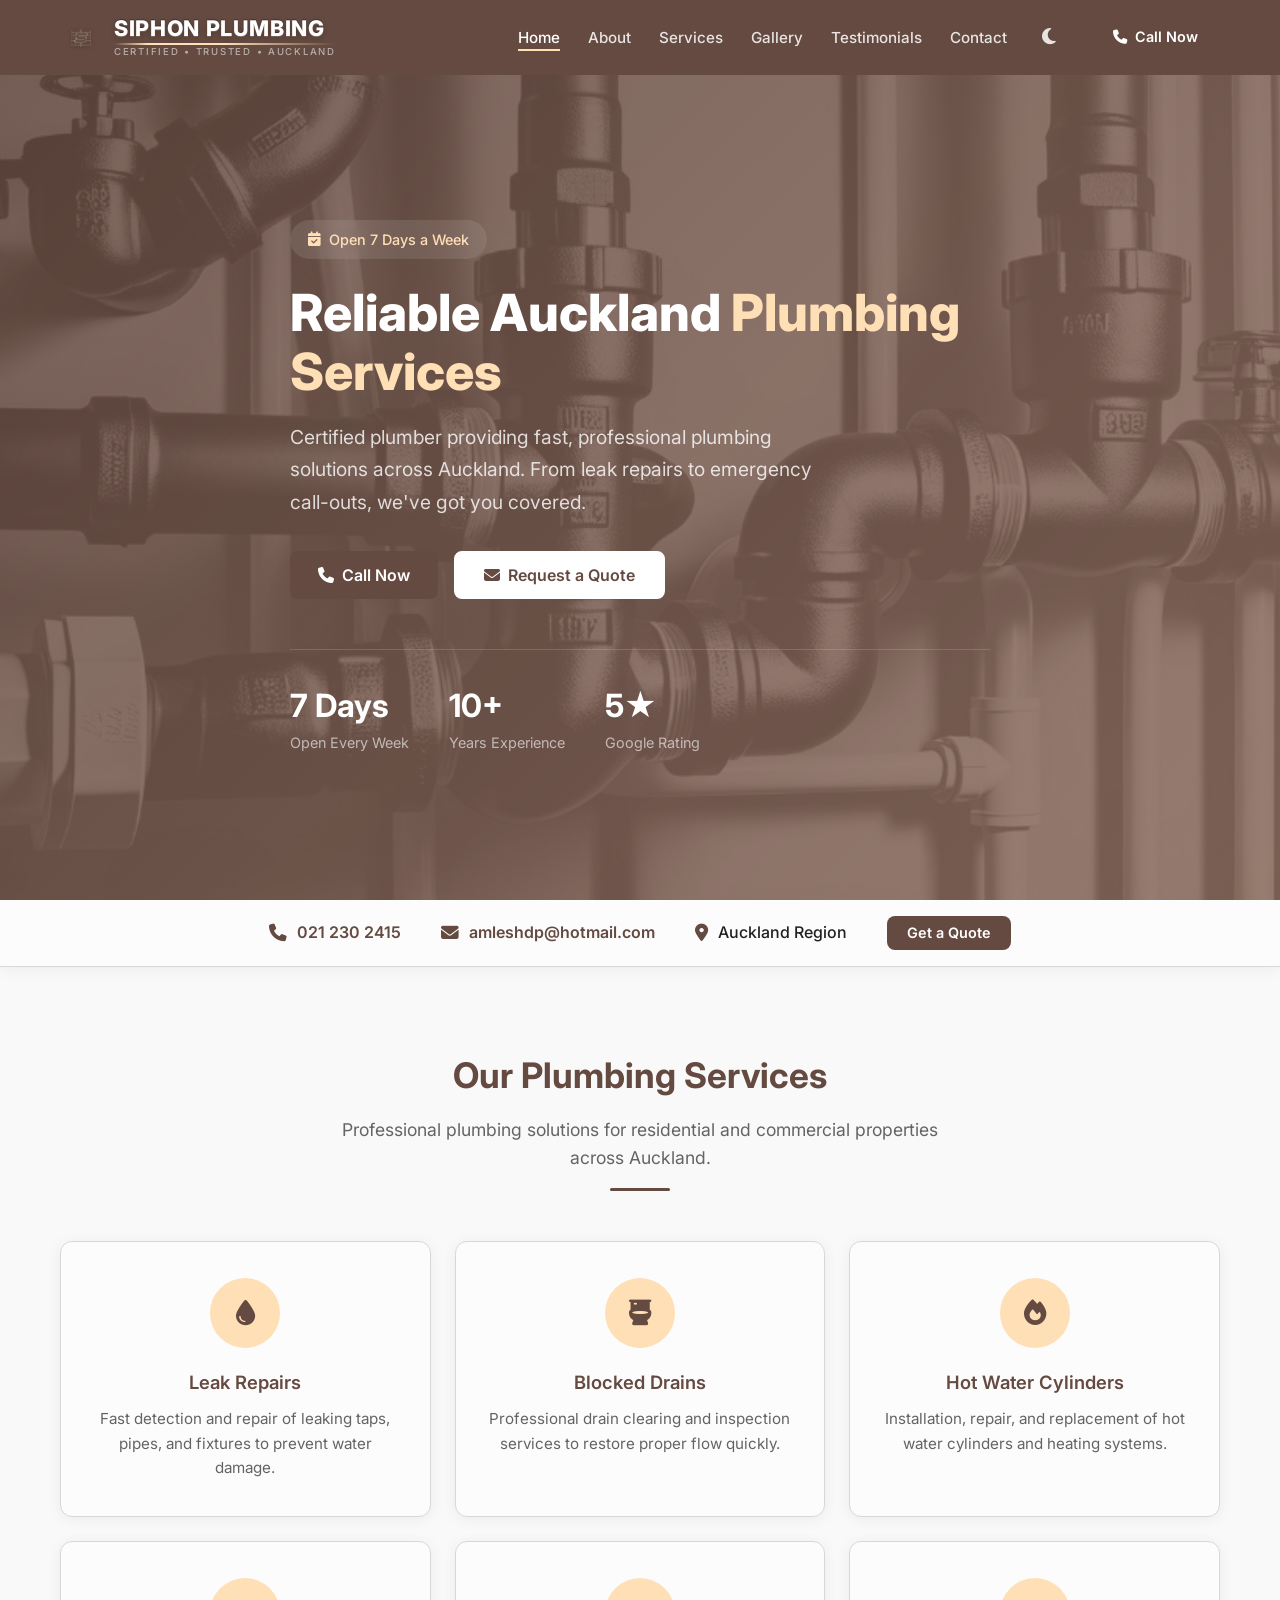
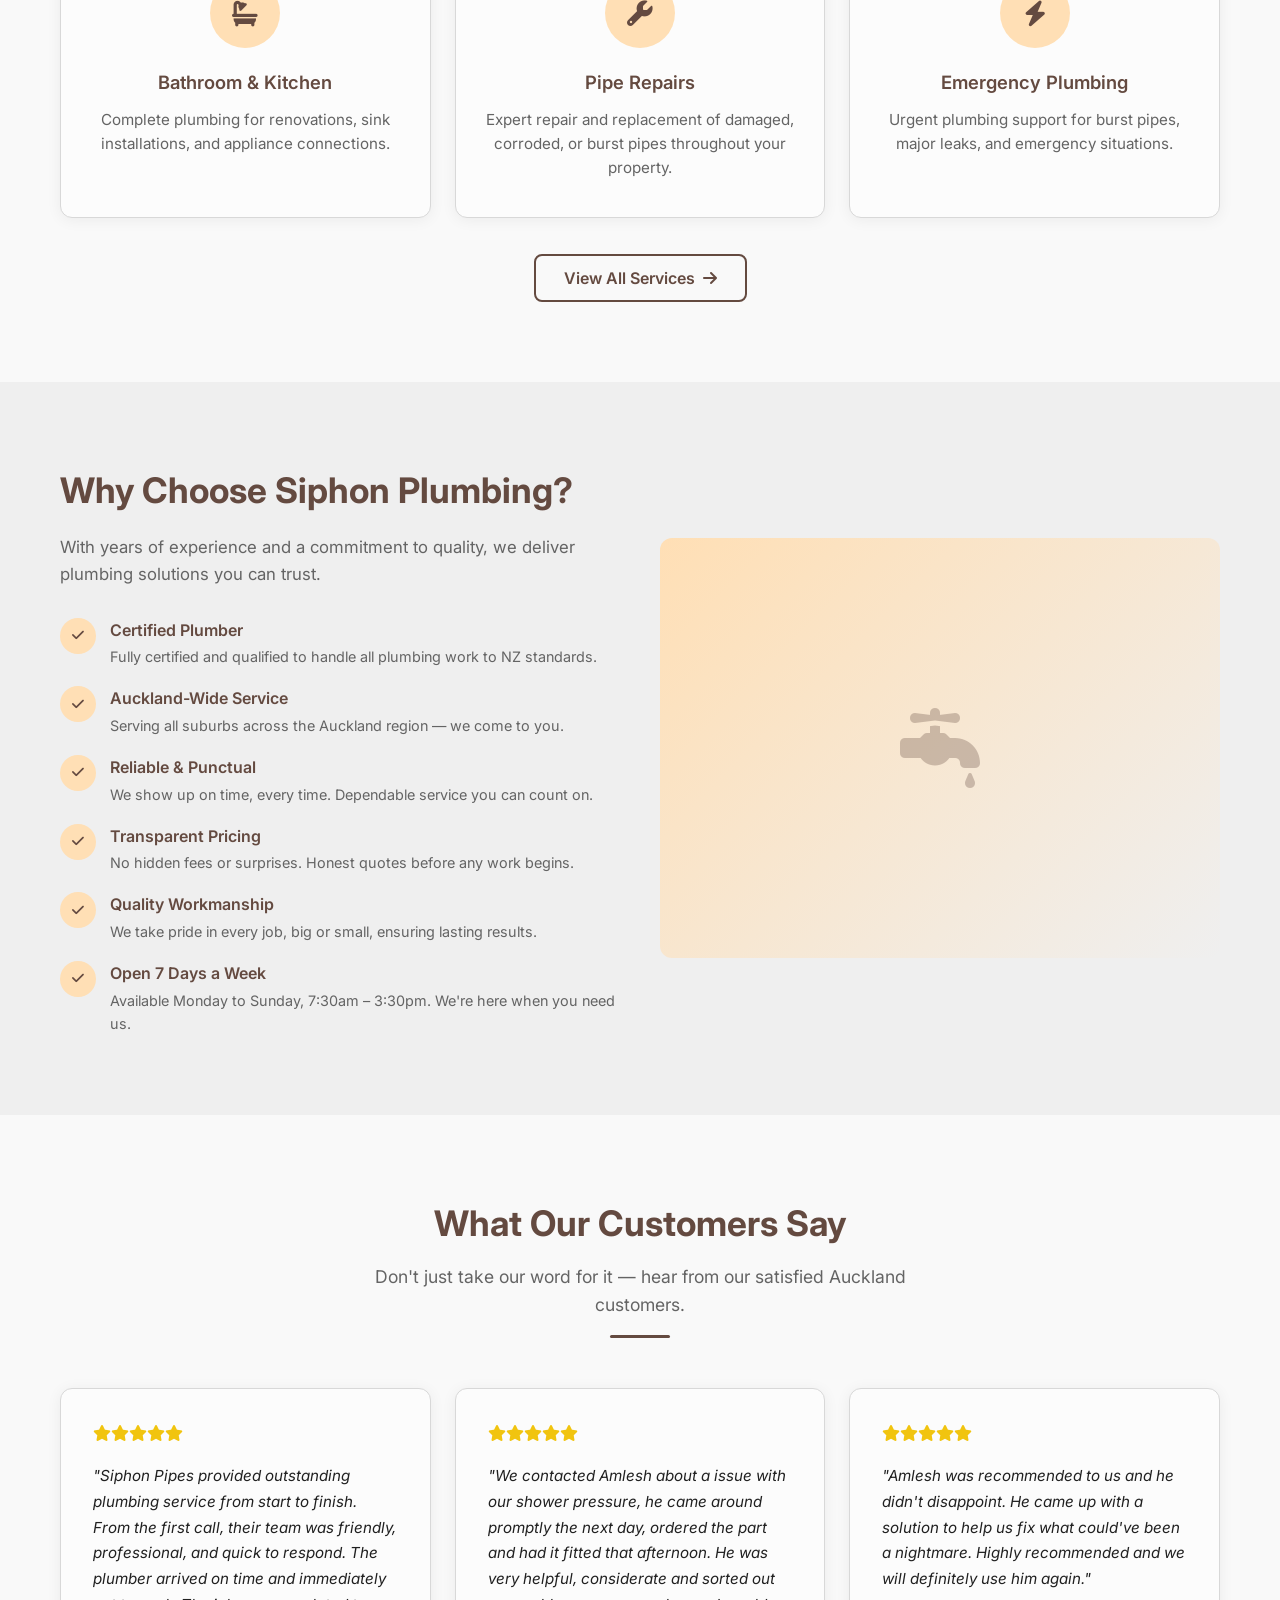
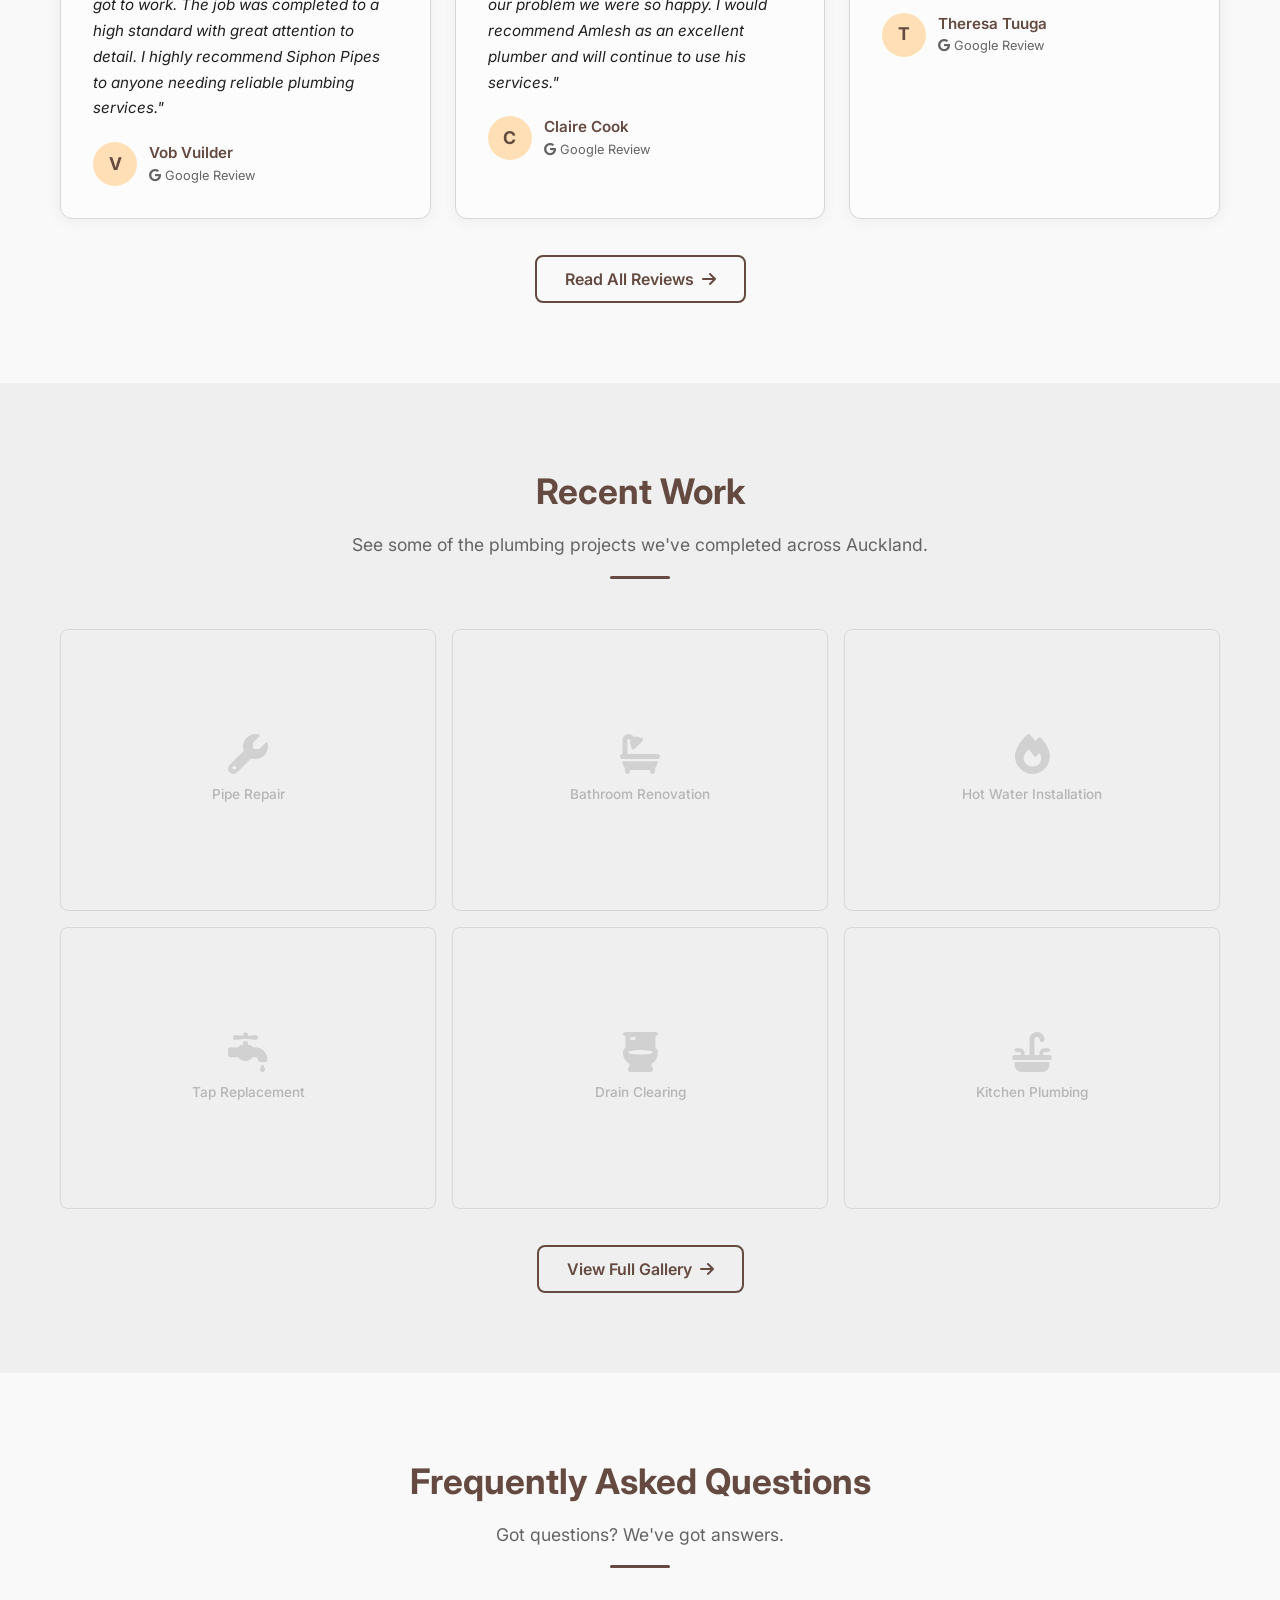
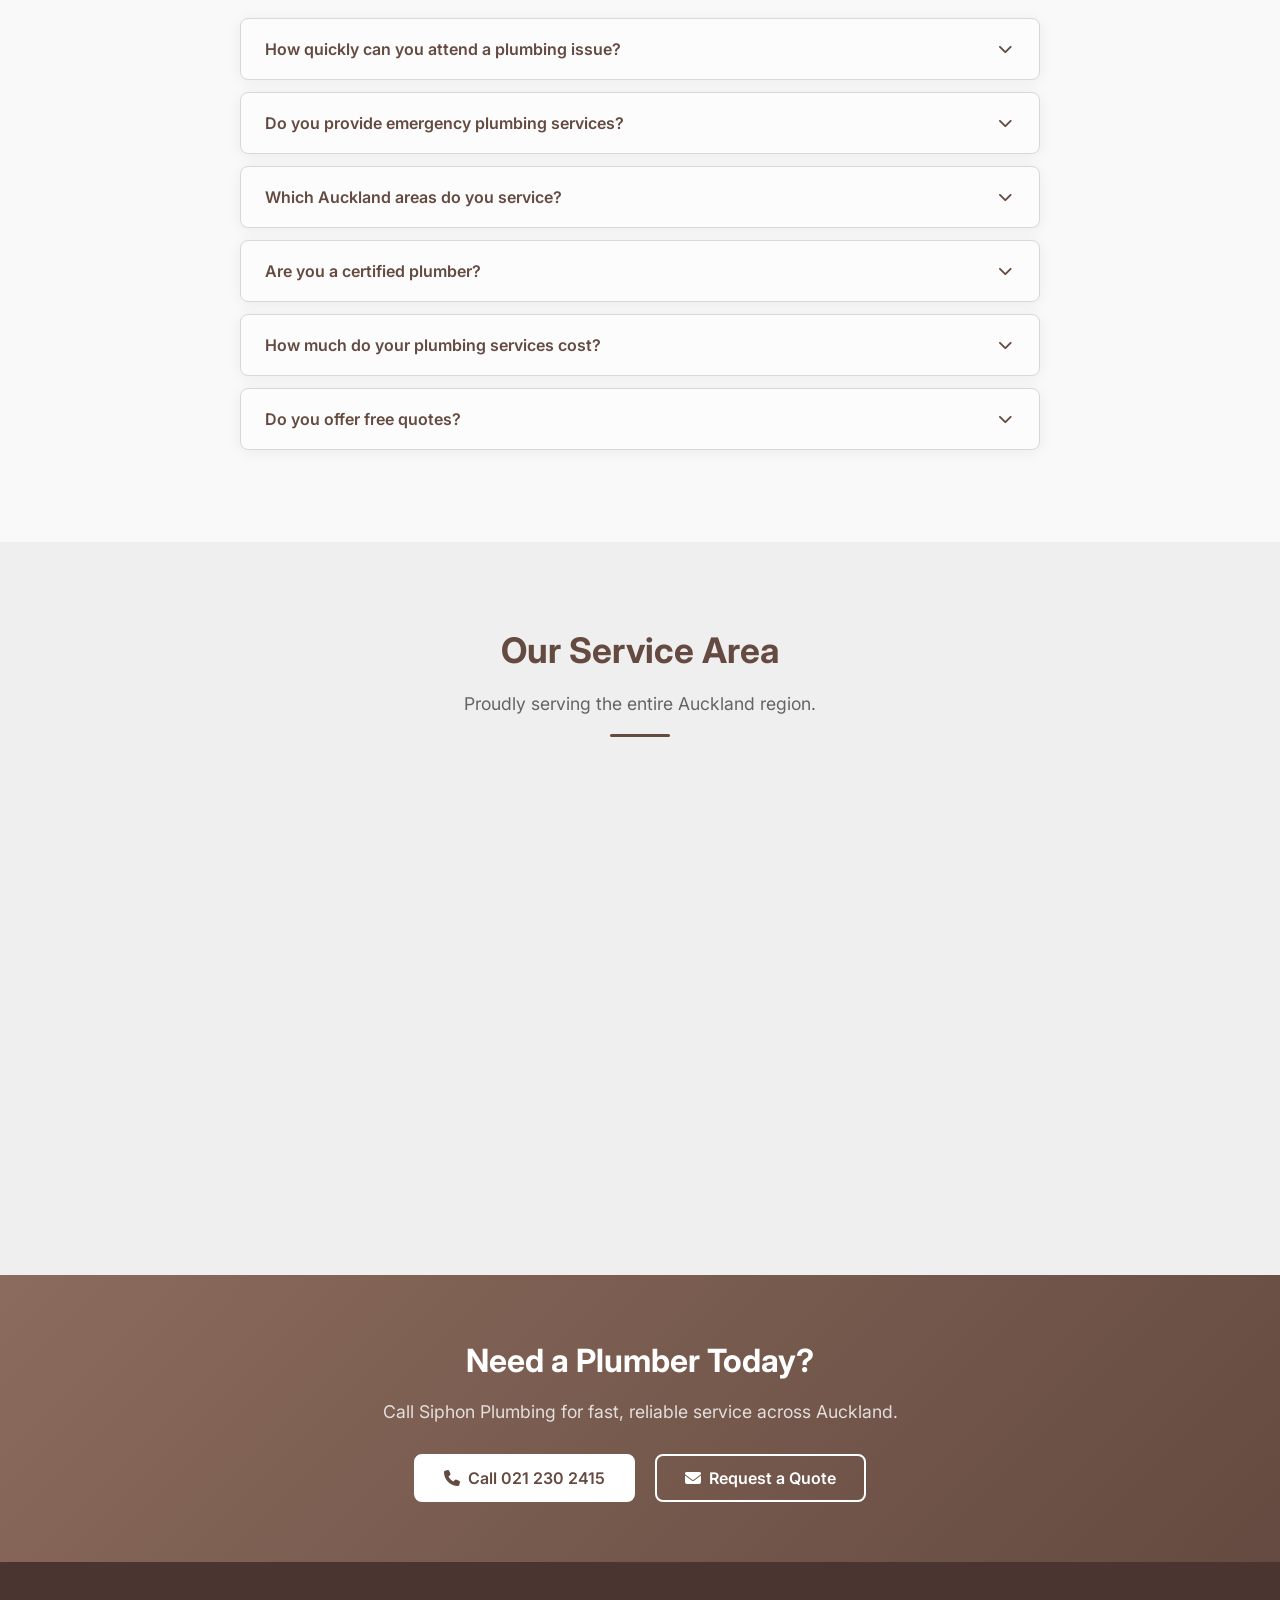
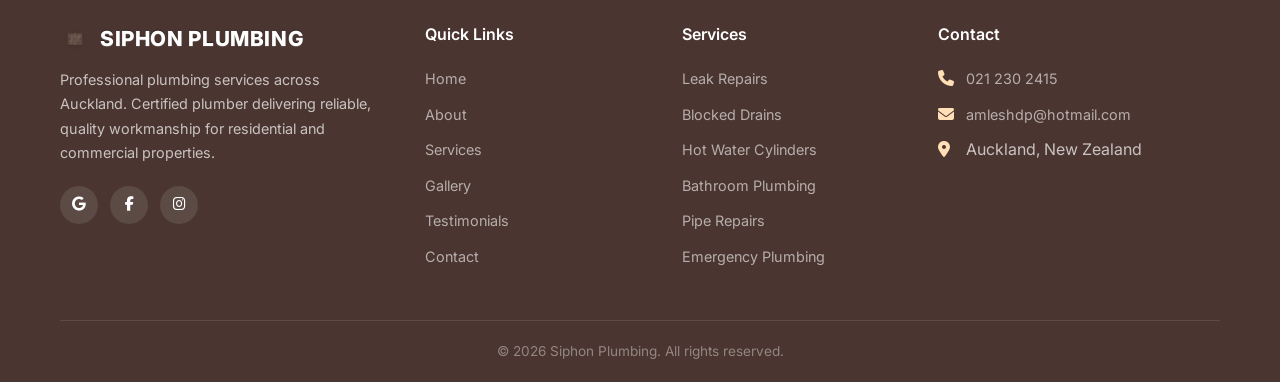
<file: index.html>
<!DOCTYPE html>
<html lang="en">
<head>
  <meta charset="UTF-8">
  <meta name="viewport" content="width=device-width, initial-scale=1.0">
  <title>Siphon Plumbing | Reliable Auckland Plumbing Services</title>
  <meta name="description" content="Siphon Plumbing provides fast, reliable plumbing services across Auckland. Certified plumber Amlesh Prasad offers leak repairs, blocked drains, hot water cylinder repairs, and emergency plumbing.">
  <meta name="keywords" content="Auckland plumber, emergency plumber Auckland, blocked drain Auckland, plumbing services Auckland, hot water cylinder repair Auckland, certified plumber Auckland">
  <meta name="author" content="Siphon Plumbing">
  <meta name="robots" content="index, follow">
  <link rel="canonical" href="https://siphonplumbing.co.nz/">
  <meta property="og:title" content="Siphon Plumbing | Reliable Auckland Plumbing Services">
  <meta property="og:description" content="Certified plumber providing fast, professional plumbing solutions across Auckland. Call 021 230 2415 for a free quote.">
  <meta property="og:type" content="website">
  <meta property="og:url" content="https://siphonplumbing.co.nz/">
  <link rel="preconnect" href="https://fonts.googleapis.com">
  <link rel="preconnect" href="https://fonts.gstatic.com" crossorigin>
  <link href="https://fonts.googleapis.com/css2?family=Inter:wght@400;500;600;700;800&display=swap" rel="stylesheet">
  <link rel="stylesheet" href="https://cdnjs.cloudflare.com/ajax/libs/font-awesome/6.5.1/css/all.min.css">
  <link rel="stylesheet" href="css/styles.css">
  <script>
    (function(){var s=localStorage.getItem('theme');if(s==='dark'||(!s&&window.matchMedia('(prefers-color-scheme: dark)').matches)){document.documentElement.classList.add('dark')}})();
  </script>
  <script type="application/ld+json">
  {
    "@context": "https://schema.org",
    "@type": "Plumber",
    "name": "Siphon Plumbing",
    "description": "Certified plumber providing fast, professional plumbing solutions across Auckland.",
    "telephone": "+64212302415",
    "email": "amleshdp@hotmail.com",
    "url": "https://siphonplumbing.co.nz",
    "areaServed": {
      "@type": "City",
      "name": "Auckland"
    },
    "address": {
      "@type": "PostalAddress",
      "addressLocality": "Auckland",
      "addressCountry": "NZ"
    },
    "priceRange": "$$",
    "openingHours": "Mo-Su 07:30-15:30",
    "sameAs": []
  }
  </script>
</head>
<body>

  <!-- Header -->
  <header class="header">
    <div class="container header__inner">
      <a href="index.html" class="header__logo">
        <div class="logo-icon">
          <img src="pictures/logo-icon.png" alt="Siphon Plumbing" />
        </div>
        <div class="logo-text">
          <span class="logo-text__main">Siphon Plumbing</span>
          <span class="logo-text__sub">Certified &bull; Trusted &bull; Auckland</span>
        </div>
      </a>
      <nav class="header__nav">
        <ul class="header__links">
          <li><a href="index.html" class="active">Home</a></li>
          <li><a href="about.html">About</a></li>
          <li><a href="services.html">Services</a></li>
          <li><a href="gallery.html">Gallery</a></li>
          <li><a href="testimonials.html">Testimonials</a></li>
          <li><a href="contact.html">Contact</a></li>
        </ul>
        <button class="theme-toggle" aria-label="Toggle dark mode">
          <i class="fas fa-moon"></i>
          <i class="fas fa-sun"></i>
        </button>
        <div class="header__cta">
          <a href="tel:0212302415" class="btn btn--primary"><i class="fas fa-phone"></i> Call Now</a>
        </div>
      </nav>
      <button class="header__hamburger" aria-label="Toggle navigation">
        <span></span>
        <span></span>
        <span></span>
      </button>
    </div>
  </header>

  <!-- Mobile Nav -->
  <nav class="mobile-nav">
    <a href="index.html" class="active">Home</a>
    <a href="about.html">About</a>
    <a href="services.html">Services</a>
    <a href="gallery.html">Gallery</a>
    <a href="testimonials.html">Testimonials</a>
    <a href="contact.html">Contact</a>
    <button class="theme-toggle" aria-label="Toggle dark mode" style="background:none;border:none;color:rgba(255,255,255,0.85);font-size:1.15rem;cursor:pointer;padding:12px 0;display:flex;align-items:center;gap:8px;width:100%;border-top:1px solid rgba(255,255,255,0.1);">
      <i class="fas fa-moon"></i>
      <i class="fas fa-sun"></i>
      <span style="font-size:1.05rem;font-weight:500;">Toggle Dark Mode</span>
    </button>
    <a href="tel:0212302415" class="btn btn--primary"><i class="fas fa-phone"></i> Call Now</a>
  </nav>

  <!-- Hero -->
  <section class="hero">
    <div class="container">
      <div class="hero__content">
        <div class="hero__badge">
          <i class="fas fa-calendar-check"></i> Open 7 Days a Week
        </div>
        <h1>Reliable Auckland <span>Plumbing Services</span></h1>
        <p>Certified plumber providing fast, professional plumbing solutions across Auckland. From leak repairs to emergency call-outs, we've got you covered.</p>
        <div class="hero__buttons">
          <a href="tel:0212302415" class="btn btn--primary"><i class="fas fa-phone"></i> Call Now</a>
          <a href="contact.html" class="btn btn--secondary"><i class="fas fa-envelope"></i> Request a Quote</a>
        </div>
        <div class="hero__stats">
          <div class="hero__stat">
            <h3>7 Days</h3>
            <p>Open Every Week</p>
          </div>
          <div class="hero__stat">
            <h3>10+</h3>
            <p>Years Experience</p>
          </div>
          <div class="hero__stat">
            <h3>5★</h3>
            <p>Google Rating</p>
          </div>
        </div>
      </div>
    </div>
  </section>

  <!-- Quick Contact Bar -->
  <section class="quick-contact">
    <div class="container quick-contact__inner">
      <div class="quick-contact__item">
        <i class="fas fa-phone"></i>
        <a href="tel:0212302415">021 230 2415</a>
      </div>
      <div class="quick-contact__item">
        <i class="fas fa-envelope"></i>
        <a href="mailto:amleshdp@hotmail.com">amleshdp@hotmail.com</a>
      </div>
      <div class="quick-contact__item">
        <i class="fas fa-map-marker-alt"></i>
        <span>Auckland Region</span>
      </div>
      <a href="contact.html" class="btn btn--primary btn--small">Get a Quote</a>
    </div>
  </section>

  <!-- Services Overview -->
  <section class="section" id="services">
    <div class="container">
      <div class="section-header fade-up">
        <h2>Our Plumbing Services</h2>
        <p>Professional plumbing solutions for residential and commercial properties across Auckland.</p>
        <div class="accent-line"></div>
      </div>
      <div class="services-grid">
        <div class="service-card fade-up">
          <div class="service-card__icon">
            <i class="fas fa-droplet"></i>
          </div>
          <h3>Leak Repairs</h3>
          <p>Fast detection and repair of leaking taps, pipes, and fixtures to prevent water damage.</p>
        </div>
        <div class="service-card fade-up">
          <div class="service-card__icon">
            <i class="fas fa-toilet"></i>
          </div>
          <h3>Blocked Drains</h3>
          <p>Professional drain clearing and inspection services to restore proper flow quickly.</p>
        </div>
        <div class="service-card fade-up">
          <div class="service-card__icon">
            <i class="fas fa-fire"></i>
          </div>
          <h3>Hot Water Cylinders</h3>
          <p>Installation, repair, and replacement of hot water cylinders and heating systems.</p>
        </div>
        <div class="service-card fade-up">
          <div class="service-card__icon">
            <i class="fas fa-bath"></i>
          </div>
          <h3>Bathroom & Kitchen</h3>
          <p>Complete plumbing for renovations, sink installations, and appliance connections.</p>
        </div>
        <div class="service-card fade-up">
          <div class="service-card__icon">
            <i class="fas fa-wrench"></i>
          </div>
          <h3>Pipe Repairs</h3>
          <p>Expert repair and replacement of damaged, corroded, or burst pipes throughout your property.</p>
        </div>
        <div class="service-card fade-up">
          <div class="service-card__icon">
            <i class="fas fa-bolt"></i>
          </div>
          <h3>Emergency Plumbing</h3>
          <p>Urgent plumbing support for burst pipes, major leaks, and emergency situations.</p>
        </div>
      </div>
      <div style="text-align: center; margin-top: 36px;" class="fade-up">
        <a href="services.html" class="btn btn--outline">View All Services <i class="fas fa-arrow-right"></i></a>
      </div>
    </div>
  </section>

  <!-- Why Choose Us -->
  <section class="section section--grey" id="why">
    <div class="container">
      <div class="why-grid">
        <div class="why-content fade-up">
          <h2>Why Choose Siphon Plumbing?</h2>
          <p>With years of experience and a commitment to quality, we deliver plumbing solutions you can trust.</p>
          <div class="why-list">
            <div class="why-item">
              <div class="why-item__icon"><i class="fas fa-check"></i></div>
              <div>
                <h4>Certified Plumber</h4>
                <p>Fully certified and qualified to handle all plumbing work to NZ standards.</p>
              </div>
            </div>
            <div class="why-item">
              <div class="why-item__icon"><i class="fas fa-check"></i></div>
              <div>
                <h4>Auckland-Wide Service</h4>
                <p>Serving all suburbs across the Auckland region — we come to you.</p>
              </div>
            </div>
            <div class="why-item">
              <div class="why-item__icon"><i class="fas fa-check"></i></div>
              <div>
                <h4>Reliable & Punctual</h4>
                <p>We show up on time, every time. Dependable service you can count on.</p>
              </div>
            </div>
            <div class="why-item">
              <div class="why-item__icon"><i class="fas fa-check"></i></div>
              <div>
                <h4>Transparent Pricing</h4>
                <p>No hidden fees or surprises. Honest quotes before any work begins.</p>
              </div>
            </div>
            <div class="why-item">
              <div class="why-item__icon"><i class="fas fa-check"></i></div>
              <div>
                <h4>Quality Workmanship</h4>
                <p>We take pride in every job, big or small, ensuring lasting results.</p>
              </div>
            </div>
            <div class="why-item">
              <div class="why-item__icon"><i class="fas fa-check"></i></div>
              <div>
                <h4>Open 7 Days a Week</h4>
                <p>Available Monday to Sunday, 7:30am – 3:30pm. We're here when you need us.</p>
              </div>
            </div>
          </div>
        </div>
        <div class="why-image fade-up">
          <i class="fas fa-faucet-drip"></i>
        </div>
      </div>
    </div>
  </section>

  <!-- Testimonials Preview -->
  <section class="section" id="testimonials">
    <div class="container">
      <div class="section-header fade-up">
        <h2>What Our Customers Say</h2>
        <p>Don't just take our word for it — hear from our satisfied Auckland customers.</p>
        <div class="accent-line"></div>
      </div>
      <div class="testimonials-grid">
        <div class="testimonial-card fade-up">
          <div class="testimonial-card__stars">
            <i class="fas fa-star"></i><i class="fas fa-star"></i><i class="fas fa-star"></i><i class="fas fa-star"></i><i class="fas fa-star"></i>
          </div>
          <p class="testimonial-card__text">"Siphon Pipes provided outstanding plumbing service from start to finish. From the first call, their team was friendly, professional, and quick to respond. The plumber arrived on time and immediately got to work. The job was completed to a high standard with great attention to detail. I highly recommend Siphon Pipes to anyone needing reliable plumbing services."</p>
          <div class="testimonial-card__author">
            <div class="testimonial-card__avatar">V</div>
            <div>
              <div class="testimonial-card__name">Vob Vuilder</div>
              <div class="testimonial-card__source"><i class="fab fa-google"></i> Google Review</div>
            </div>
          </div>
        </div>
        <div class="testimonial-card fade-up">
          <div class="testimonial-card__stars">
            <i class="fas fa-star"></i><i class="fas fa-star"></i><i class="fas fa-star"></i><i class="fas fa-star"></i><i class="fas fa-star"></i>
          </div>
          <p class="testimonial-card__text">"We contacted Amlesh about a issue with our shower pressure, he came around promptly the next day, ordered the part and had it fitted that afternoon. He was very helpful, considerate and sorted out our problem we were so happy. I would recommend Amlesh as an excellent plumber and will continue to use his services."</p>
          <div class="testimonial-card__author">
            <div class="testimonial-card__avatar">C</div>
            <div>
              <div class="testimonial-card__name">Claire Cook</div>
              <div class="testimonial-card__source"><i class="fab fa-google"></i> Google Review</div>
            </div>
          </div>
        </div>
        <div class="testimonial-card fade-up">
          <div class="testimonial-card__stars">
            <i class="fas fa-star"></i><i class="fas fa-star"></i><i class="fas fa-star"></i><i class="fas fa-star"></i><i class="fas fa-star"></i>
          </div>
          <p class="testimonial-card__text">"Amlesh was recommended to us and he didn't disappoint. He came up with a solution to help us fix what could've been a nightmare. Highly recommended and we will definitely use him again."</p>
          <div class="testimonial-card__author">
            <div class="testimonial-card__avatar">T</div>
            <div>
              <div class="testimonial-card__name">Theresa Tuuga</div>
              <div class="testimonial-card__source"><i class="fab fa-google"></i> Google Review</div>
            </div>
          </div>
        </div>
      </div>
      <div style="text-align: center; margin-top: 36px;" class="fade-up">
        <a href="testimonials.html" class="btn btn--outline">Read All Reviews <i class="fas fa-arrow-right"></i></a>
      </div>
    </div>
  </section>

  <!-- Gallery Preview -->
  <section class="section section--grey" id="gallery">
    <div class="container">
      <div class="section-header fade-up">
        <h2>Recent Work</h2>
        <p>See some of the plumbing projects we've completed across Auckland.</p>
        <div class="accent-line"></div>
      </div>
      <div class="gallery-grid fade-up">
        <div class="gallery-item">
          <div class="gallery-item__placeholder">
            <i class="fas fa-wrench"></i>
            <p>Pipe Repair</p>
          </div>
          <div class="gallery-item__overlay"><i class="fas fa-expand"></i></div>
        </div>
        <div class="gallery-item">
          <div class="gallery-item__placeholder">
            <i class="fas fa-bath"></i>
            <p>Bathroom Renovation</p>
          </div>
          <div class="gallery-item__overlay"><i class="fas fa-expand"></i></div>
        </div>
        <div class="gallery-item">
          <div class="gallery-item__placeholder">
            <i class="fas fa-fire"></i>
            <p>Hot Water Installation</p>
          </div>
          <div class="gallery-item__overlay"><i class="fas fa-expand"></i></div>
        </div>
        <div class="gallery-item">
          <div class="gallery-item__placeholder">
            <i class="fas fa-faucet-drip"></i>
            <p>Tap Replacement</p>
          </div>
          <div class="gallery-item__overlay"><i class="fas fa-expand"></i></div>
        </div>
        <div class="gallery-item">
          <div class="gallery-item__placeholder">
            <i class="fas fa-toilet"></i>
            <p>Drain Clearing</p>
          </div>
          <div class="gallery-item__overlay"><i class="fas fa-expand"></i></div>
        </div>
        <div class="gallery-item">
          <div class="gallery-item__placeholder">
            <i class="fas fa-sink"></i>
            <p>Kitchen Plumbing</p>
          </div>
          <div class="gallery-item__overlay"><i class="fas fa-expand"></i></div>
        </div>
      </div>
      <div style="text-align: center; margin-top: 36px;" class="fade-up">
        <a href="gallery.html" class="btn btn--outline">View Full Gallery <i class="fas fa-arrow-right"></i></a>
      </div>
    </div>
  </section>

  <!-- FAQ -->
  <section class="section" id="faq">
    <div class="container">
      <div class="section-header fade-up">
        <h2>Frequently Asked Questions</h2>
        <p>Got questions? We've got answers.</p>
        <div class="accent-line"></div>
      </div>
      <div class="faq-list fade-up">
        <div class="faq-item">
          <button class="faq-question">
            How quickly can you attend a plumbing issue?
            <i class="fas fa-chevron-down"></i>
          </button>
          <div class="faq-answer">
            <div class="faq-answer__inner">We aim to respond to all enquiries the same day. For emergency plumbing situations such as burst pipes or major leaks, we prioritise urgent call-outs and can often be on-site within a few hours, depending on our schedule and your location in Auckland.</div>
          </div>
        </div>
        <div class="faq-item">
          <button class="faq-question">
            Do you provide emergency plumbing services?
            <i class="fas fa-chevron-down"></i>
          </button>
          <div class="faq-answer">
            <div class="faq-answer__inner">Yes, we provide emergency plumbing services for urgent issues like burst pipes, major leaks, and flooding. Contact us as soon as the issue arises and we'll do our best to attend to it promptly.</div>
          </div>
        </div>
        <div class="faq-item">
          <button class="faq-question">
            Which Auckland areas do you service?
            <i class="fas fa-chevron-down"></i>
          </button>
          <div class="faq-answer">
            <div class="faq-answer__inner">We service the entire Auckland region, including North Shore, West Auckland, South Auckland, East Auckland, and Central Auckland. No matter where you are in Auckland, we can come to you.</div>
          </div>
        </div>
        <div class="faq-item">
          <button class="faq-question">
            Are you a certified plumber?
            <i class="fas fa-chevron-down"></i>
          </button>
          <div class="faq-answer">
            <div class="faq-answer__inner">Yes, Amlesh Prasad is a fully certified Certifying Plumber in New Zealand. This means all work is carried out to the highest standards and in compliance with NZ plumbing regulations.</div>
          </div>
        </div>
        <div class="faq-item">
          <button class="faq-question">
            How much do your plumbing services cost?
            <i class="fas fa-chevron-down"></i>
          </button>
          <div class="faq-answer">
            <div class="faq-answer__inner">Costs vary depending on the type and scope of work required. We provide transparent, upfront quotes before starting any job so there are no surprises. Contact us for a free quote tailored to your needs.</div>
          </div>
        </div>
        <div class="faq-item">
          <button class="faq-question">
            Do you offer free quotes?
            <i class="fas fa-chevron-down"></i>
          </button>
          <div class="faq-answer">
            <div class="faq-answer__inner">Yes, we offer free, no-obligation quotes for most plumbing work. Simply give us a call or fill out the contact form on our website with details of the work needed, and we'll get back to you with a quote.</div>
          </div>
        </div>
      </div>
    </div>
  </section>

  <!-- Service Area Map -->
  <section class="section section--grey map-section">
    <div class="container">
      <div class="section-header fade-up">
        <h2>Our Service Area</h2>
        <p>Proudly serving the entire Auckland region.</p>
        <div class="accent-line"></div>
      </div>
      <div class="fade-up">
        <iframe src="https://www.google.com/maps/embed?pb=!1m18!1m12!1m3!1d408270.0574907724!2d174.5752735!3d-36.8534665!2m3!1f0!2f0!3f0!3m2!1i1024!2i768!4f13.1!3m3!1m2!1s0x6d0d47fb5a9ce6fb%3A0x500ef6143a29917!2sAuckland%2C%20New%20Zealand!5e0!3m2!1sen!2snz!4v1700000000000!5m2!1sen!2snz" allowfullscreen="" loading="lazy" referrerpolicy="no-referrer-when-downgrade" title="Siphon Plumbing service area — Auckland, New Zealand"></iframe>
      </div>
    </div>
  </section>

  <!-- CTA Banner -->
  <section class="cta-banner">
    <div class="container">
      <h2>Need a Plumber Today?</h2>
      <p>Call Siphon Plumbing for fast, reliable service across Auckland.</p>
      <a href="tel:0212302415" class="btn btn--secondary"><i class="fas fa-phone"></i> Call 021 230 2415</a>
      <a href="contact.html" class="btn btn--outline" style="border-color: #fff; color: #fff;"><i class="fas fa-envelope"></i> Request a Quote</a>
    </div>
  </section>

  <!-- Footer -->
  <footer class="footer">
    <div class="container">
      <div class="footer__grid">
        <div class="footer__brand">
          <h3 style="display:flex;align-items:center;gap:10px;">
            <div class="logo-icon">
              <img src="pictures/logo-icon.png" alt="Siphon Plumbing" />
            </div>
            <span class="footer__logo-text"><span class="logo-text__main">Siphon Plumbing</span></span>
          </h3>
          <p>Professional plumbing services across Auckland. Certified plumber delivering reliable, quality workmanship for residential and commercial properties.</p>
          <div class="footer__social">
            <a href="https://maps.app.goo.gl/bJ7UKZkLiNxj65kf9" target="_blank" rel="noopener" aria-label="Google Maps"><i class="fab fa-google"></i></a>
            <a href="#" aria-label="Facebook"><i class="fab fa-facebook-f"></i></a>
            <a href="#" aria-label="Instagram"><i class="fab fa-instagram"></i></a>
          </div>
        </div>
        <div class="footer__col">
          <h4>Quick Links</h4>
          <ul>
            <li><a href="index.html">Home</a></li>
            <li><a href="about.html">About</a></li>
            <li><a href="services.html">Services</a></li>
            <li><a href="gallery.html">Gallery</a></li>
            <li><a href="testimonials.html">Testimonials</a></li>
            <li><a href="contact.html">Contact</a></li>
          </ul>
        </div>
        <div class="footer__col">
          <h4>Services</h4>
          <ul>
            <li><a href="services.html">Leak Repairs</a></li>
            <li><a href="services.html">Blocked Drains</a></li>
            <li><a href="services.html">Hot Water Cylinders</a></li>
            <li><a href="services.html">Bathroom Plumbing</a></li>
            <li><a href="services.html">Pipe Repairs</a></li>
            <li><a href="services.html">Emergency Plumbing</a></li>
          </ul>
        </div>
        <div class="footer__col">
          <h4>Contact</h4>
          <ul>
            <li><i class="fas fa-phone"></i> <a href="tel:0212302415">021 230 2415</a></li>
            <li><i class="fas fa-envelope"></i> <a href="mailto:amleshdp@hotmail.com">amleshdp@hotmail.com</a></li>
            <li><i class="fas fa-map-marker-alt"></i> Auckland, New Zealand</li>
          </ul>
        </div>
      </div>
      <div class="footer__bottom">
        &copy; 2026 Siphon Plumbing. All rights reserved.
      </div>
    </div>
  </footer>

  <!-- Sticky Call Button (Mobile) -->
  <div class="sticky-call">
    <a href="tel:0212302415"><i class="fas fa-phone"></i> Call 021 230 2415</a>
  </div>

  <script src="js/main.js"></script>
</body>
</html>
</file>
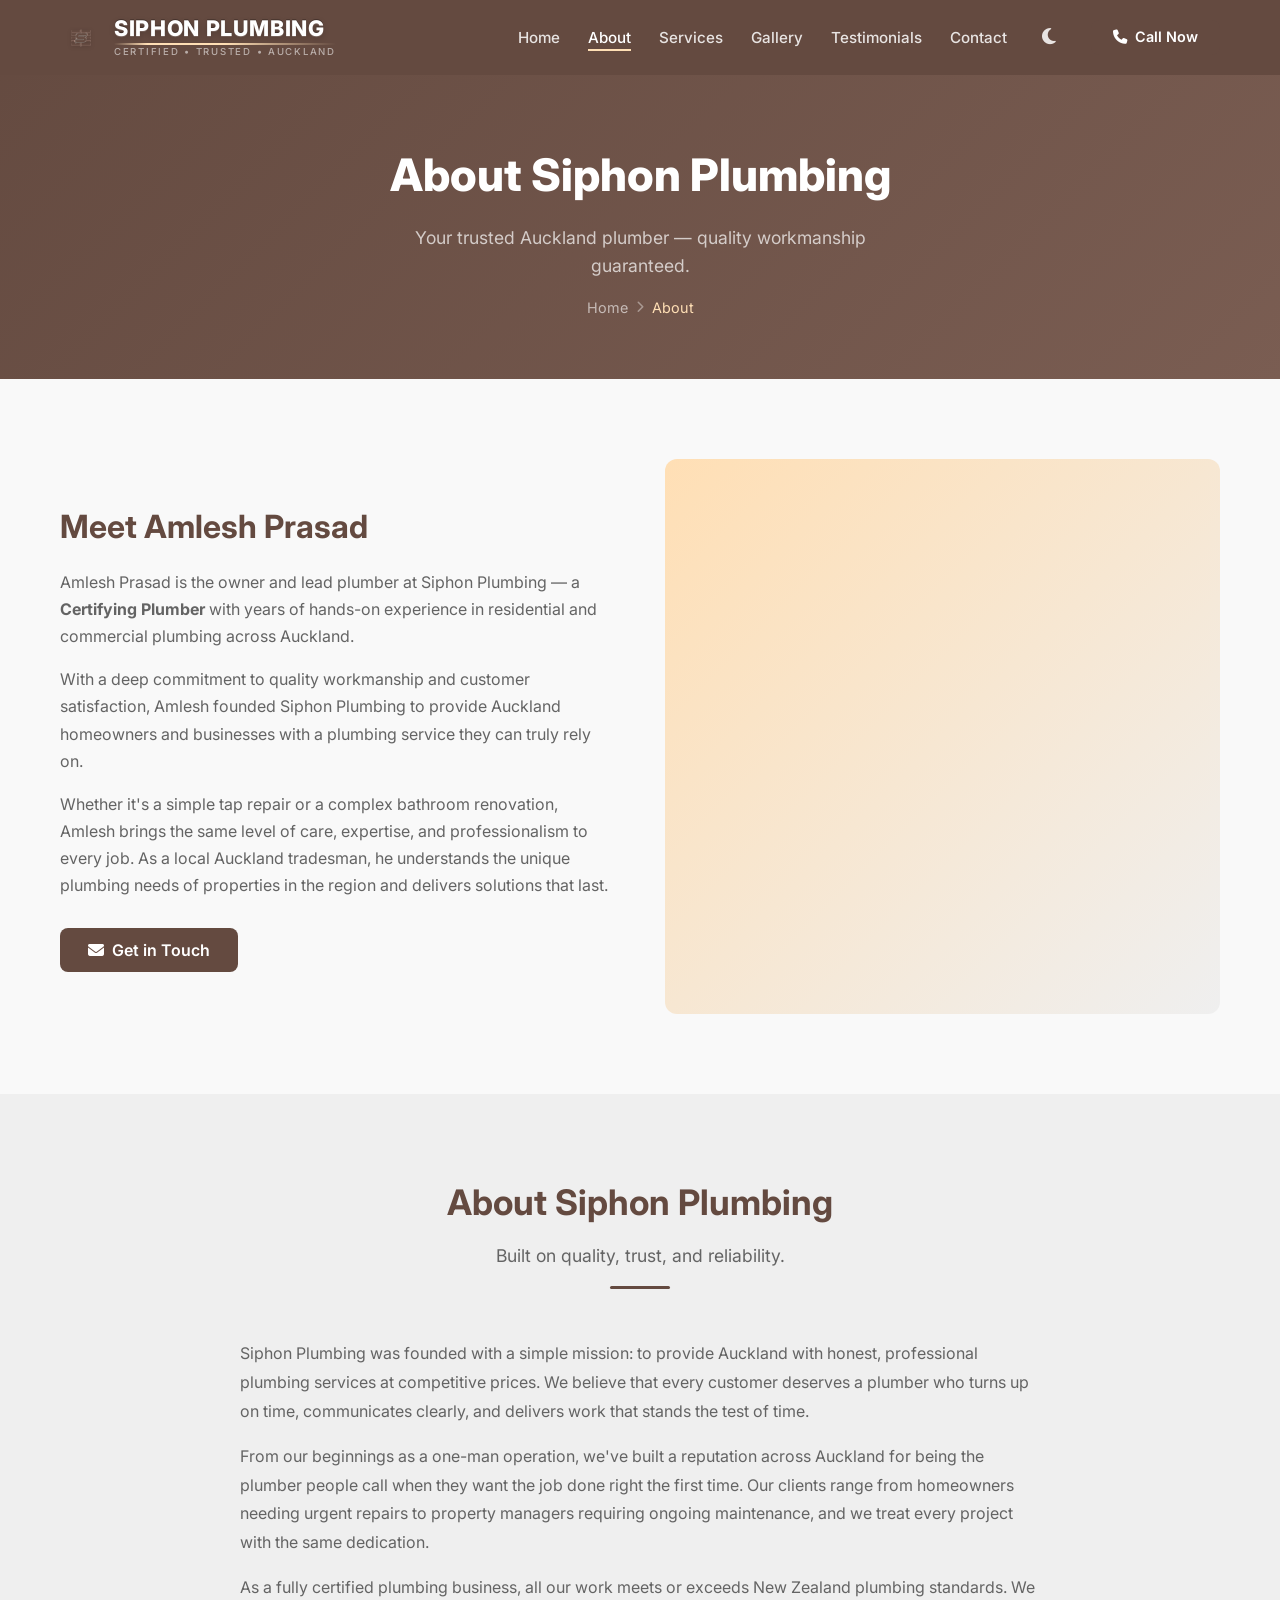
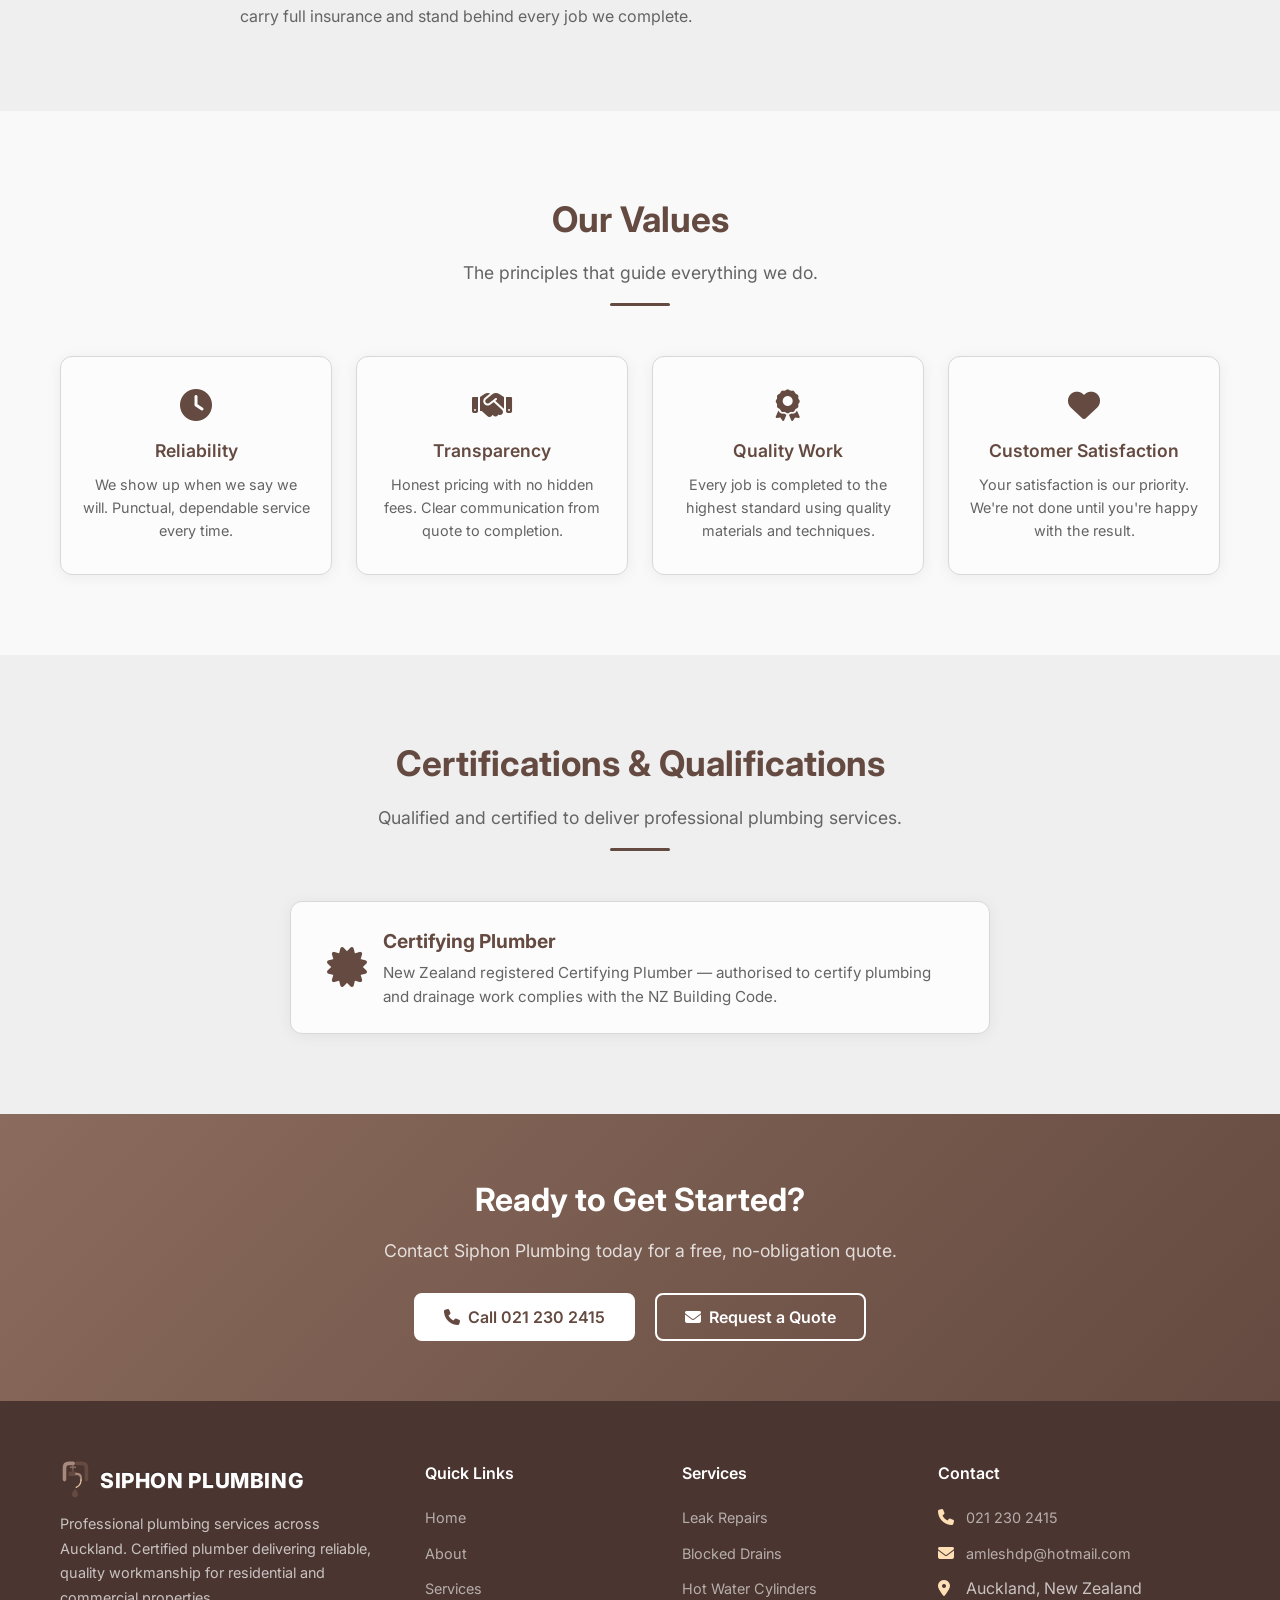
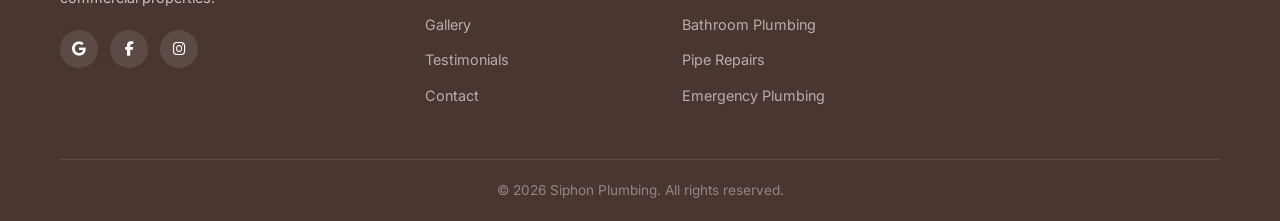
<file: about.html>
<!DOCTYPE html>
<html lang="en">
<head>
  <meta charset="UTF-8">
  <meta name="viewport" content="width=device-width, initial-scale=1.0">
  <title>About Us | Siphon Plumbing Auckland</title>
  <meta name="description" content="Learn about Siphon Plumbing and certified plumber Amlesh Prasad. Reliable, professional plumbing services across Auckland with years of experience.">
  <meta name="keywords" content="about Siphon Plumbing, Auckland plumber, certified plumber Auckland, Amlesh Prasad plumber">
  <link rel="canonical" href="https://siphonplumbing.co.nz/about.html">
  <meta property="og:title" content="About Us | Siphon Plumbing Auckland">
  <meta property="og:description" content="Learn about Siphon Plumbing and certified plumber Amlesh Prasad.">
  <link rel="preconnect" href="https://fonts.googleapis.com">
  <link rel="preconnect" href="https://fonts.gstatic.com" crossorigin>
  <link href="https://fonts.googleapis.com/css2?family=Inter:wght@400;500;600;700;800&display=swap" rel="stylesheet">
  <link rel="stylesheet" href="https://cdnjs.cloudflare.com/ajax/libs/font-awesome/6.5.1/css/all.min.css">
  <link rel="stylesheet" href="css/styles.css">
  <script>
    (function(){var s=localStorage.getItem('theme');if(s==='dark'||(!s&&window.matchMedia('(prefers-color-scheme: dark)').matches)){document.documentElement.classList.add('dark')}})();
  </script>
</head>
<body>

  <!-- Header -->
  <header class="header">
    <div class="container header__inner">
      <a href="index.html" class="header__logo">
        <div class="logo-icon">
          <img src="pictures/logo-icon.png" alt="Siphon Plumbing">
        </div>
        <div class="logo-text">
          <span class="logo-text__main">Siphon Plumbing</span>
          <span class="logo-text__sub">Certified &bull; Trusted &bull; Auckland</span>
        </div>
      </a>
      <nav class="header__nav">
        <ul class="header__links">
          <li><a href="index.html">Home</a></li>
          <li><a href="about.html" class="active">About</a></li>
          <li><a href="services.html">Services</a></li>
          <li><a href="gallery.html">Gallery</a></li>
          <li><a href="testimonials.html">Testimonials</a></li>
          <li><a href="contact.html">Contact</a></li>
        </ul>
        <button class="theme-toggle" aria-label="Toggle dark mode">
          <i class="fas fa-moon"></i>
          <i class="fas fa-sun"></i>
        </button>
        <div class="header__cta">
          <a href="tel:0212302415" class="btn btn--primary"><i class="fas fa-phone"></i> Call Now</a>
        </div>
      </nav>
      <button class="header__hamburger" aria-label="Toggle navigation">
        <span></span>
        <span></span>
        <span></span>
      </button>
    </div>
  </header>

  <nav class="mobile-nav">
    <a href="index.html">Home</a>
    <a href="about.html" class="active">About</a>
    <a href="services.html">Services</a>
    <a href="gallery.html">Gallery</a>
    <a href="testimonials.html">Testimonials</a>
    <a href="contact.html">Contact</a>
    <button class="theme-toggle" aria-label="Toggle dark mode" style="background:none;border:none;color:rgba(255,255,255,0.85);font-size:1.15rem;cursor:pointer;padding:12px 0;display:flex;align-items:center;gap:8px;width:100%;border-top:1px solid rgba(255,255,255,0.1);">
      <i class="fas fa-moon"></i>
      <i class="fas fa-sun"></i>
      <span style="font-size:1.05rem;font-weight:500;">Toggle Dark Mode</span>
    </button>
    <a href="tel:0212302415" class="btn btn--primary"><i class="fas fa-phone"></i> Call Now</a>
  </nav>

  <!-- Page Banner -->
  <section class="page-banner">
    <div class="container">
      <h1>About Siphon Plumbing</h1>
      <p>Your trusted Auckland plumber — quality workmanship guaranteed.</p>
      <div class="breadcrumb">
        <a href="index.html">Home</a>
        <i class="fas fa-chevron-right"></i>
        <span>About</span>
      </div>
    </div>
  </section>

  <!-- About Intro -->
  <section class="section">
    <div class="container">
      <div class="about-intro">
        <div class="about-intro__content fade-up">
          <h2>Meet Amlesh Prasad</h2>
          <p>Amlesh Prasad is the owner and lead plumber at Siphon Plumbing — a <strong>Certifying Plumber</strong> with years of hands-on experience in residential and commercial plumbing across Auckland.</p>
          <p>With a deep commitment to quality workmanship and customer satisfaction, Amlesh founded Siphon Plumbing to provide Auckland homeowners and businesses with a plumbing service they can truly rely on.</p>
          <p>Whether it's a simple tap repair or a complex bathroom renovation, Amlesh brings the same level of care, expertise, and professionalism to every job. As a local Auckland tradesman, he understands the unique plumbing needs of properties in the region and delivers solutions that last.</p>
          <a href="contact.html" class="btn btn--primary" style="margin-top: 12px;"><i class="fas fa-envelope"></i> Get in Touch</a>
        </div>
        <div class="about-intro__image fade-up">
          <i class="fas fa-user-hard-hat"></i>
        </div>
      </div>
    </div>
  </section>

  <!-- Our Story -->
  <section class="section section--grey">
    <div class="container">
      <div class="section-header fade-up">
        <h2>About Siphon Plumbing</h2>
        <p>Built on quality, trust, and reliability.</p>
        <div class="accent-line"></div>
      </div>
      <div style="max-width: 800px; margin: 0 auto;" class="fade-up">
        <p style="color: var(--charcoal-light); line-height: 1.8; margin-bottom: 16px;">Siphon Plumbing was founded with a simple mission: to provide Auckland with honest, professional plumbing services at competitive prices. We believe that every customer deserves a plumber who turns up on time, communicates clearly, and delivers work that stands the test of time.</p>
        <p style="color: var(--charcoal-light); line-height: 1.8; margin-bottom: 16px;">From our beginnings as a one-man operation, we've built a reputation across Auckland for being the plumber people call when they want the job done right the first time. Our clients range from homeowners needing urgent repairs to property managers requiring ongoing maintenance, and we treat every project with the same dedication.</p>
        <p style="color: var(--charcoal-light); line-height: 1.8;">As a fully certified plumbing business, all our work meets or exceeds New Zealand plumbing standards. We carry full insurance and stand behind every job we complete.</p>
      </div>
    </div>
  </section>

  <!-- Values -->
  <section class="section">
    <div class="container">
      <div class="section-header fade-up">
        <h2>Our Values</h2>
        <p>The principles that guide everything we do.</p>
        <div class="accent-line"></div>
      </div>
      <div class="values-grid">
        <div class="value-card fade-up">
          <i class="fas fa-clock"></i>
          <h3>Reliability</h3>
          <p>We show up when we say we will. Punctual, dependable service every time.</p>
        </div>
        <div class="value-card fade-up">
          <i class="fas fa-handshake"></i>
          <h3>Transparency</h3>
          <p>Honest pricing with no hidden fees. Clear communication from quote to completion.</p>
        </div>
        <div class="value-card fade-up">
          <i class="fas fa-award"></i>
          <h3>Quality Work</h3>
          <p>Every job is completed to the highest standard using quality materials and techniques.</p>
        </div>
        <div class="value-card fade-up">
          <i class="fas fa-heart"></i>
          <h3>Customer Satisfaction</h3>
          <p>Your satisfaction is our priority. We're not done until you're happy with the result.</p>
        </div>
      </div>
    </div>
  </section>

  <!-- Certifications -->
  <section class="section section--grey">
    <div class="container">
      <div class="section-header fade-up">
        <h2>Certifications & Qualifications</h2>
        <p>Qualified and certified to deliver professional plumbing services.</p>
        <div class="accent-line"></div>
      </div>
      <div style="max-width: 700px; margin: 0 auto; text-align: center;" class="fade-up">
        <div style="display: inline-flex; align-items: center; gap: 16px; background: var(--card-bg); padding: 24px 36px; border-radius: var(--radius-lg); box-shadow: var(--shadow); border: 1px solid var(--border);">
          <i class="fas fa-certificate" style="font-size: 2.5rem; color: var(--accent);"></i>
          <div style="text-align: left;">
            <h3 style="font-size: 1.2rem; color: var(--heading); margin-bottom: 4px;">Certifying Plumber</h3>
            <p style="color: var(--charcoal-light); font-size: 0.95rem;">New Zealand registered Certifying Plumber — authorised to certify plumbing and drainage work complies with the NZ Building Code.</p>
          </div>
        </div>
      </div>
    </div>
  </section>

  <!-- CTA Banner -->
  <section class="cta-banner">
    <div class="container">
      <h2>Ready to Get Started?</h2>
      <p>Contact Siphon Plumbing today for a free, no-obligation quote.</p>
      <a href="tel:0212302415" class="btn btn--secondary"><i class="fas fa-phone"></i> Call 021 230 2415</a>
      <a href="contact.html" class="btn btn--outline" style="border-color: #fff; color: #fff;"><i class="fas fa-envelope"></i> Request a Quote</a>
    </div>
  </section>

  <!-- Footer -->
  <footer class="footer">
    <div class="container">
      <div class="footer__grid">
        <div class="footer__brand">
          <h3 style="display:flex;align-items:center;gap:10px;">
            <div class="logo-icon">
              <svg viewBox="0 0 100 130" xmlns="http://www.w3.org/2000/svg">
                <path d="M15 62 L15 22 Q15 8 29 8 L44 8" fill="none" stroke="var(--pipe-light)" stroke-width="12" stroke-linecap="round" stroke-linejoin="round"/>
                <path d="M56 8 L74 8 Q88 8 88 22 L88 62" fill="none" stroke="var(--pipe-dark)" stroke-width="12" stroke-linecap="round" stroke-linejoin="round"/>
                <rect x="28" y="36" width="28" height="14" rx="4" fill="var(--pipe-dark)"/>
                <rect x="39" y="26" width="8" height="12" rx="3" fill="var(--pipe-dark)"/>
                <rect x="34" y="18" width="18" height="5" rx="2.5" fill="var(--pipe-mid)"/>
                <rect x="41" y="13" width="4" height="15" rx="2" fill="var(--pipe-mid)"/>
                <circle cx="35" cy="20.5" r="2.5" fill="var(--pipe-mid)"/>
                <circle cx="51" cy="20.5" r="2.5" fill="var(--pipe-mid)"/>
                <path d="M54 43 Q70 43 70 57 L70 63" fill="none" stroke="var(--pipe-light)" stroke-width="7" stroke-linecap="round"/>
                <path d="M70 63 Q70 80 54 88" fill="none" stroke="var(--pipe-water)" stroke-width="4" stroke-linecap="round" opacity="0.85"/>
                <path d="M50 92 L41 106 Q36 118 50 122 Q64 118 59 106 Z" fill="var(--pipe-dark)"/>
              </svg>
            </div>
            <span class="footer__logo-text"><span class="logo-text__main">Siphon Plumbing</span></span>
          </h3>
          <p>Professional plumbing services across Auckland. Certified plumber delivering reliable, quality workmanship for residential and commercial properties.</p>
          <div class="footer__social">
            <a href="https://maps.app.goo.gl/bJ7UKZkLiNxj65kf9" target="_blank" rel="noopener" aria-label="Google Maps"><i class="fab fa-google"></i></a>
            <a href="#" aria-label="Facebook"><i class="fab fa-facebook-f"></i></a>
            <a href="#" aria-label="Instagram"><i class="fab fa-instagram"></i></a>
          </div>
        </div>
        <div class="footer__col">
          <h4>Quick Links</h4>
          <ul>
            <li><a href="index.html">Home</a></li>
            <li><a href="about.html">About</a></li>
            <li><a href="services.html">Services</a></li>
            <li><a href="gallery.html">Gallery</a></li>
            <li><a href="testimonials.html">Testimonials</a></li>
            <li><a href="contact.html">Contact</a></li>
          </ul>
        </div>
        <div class="footer__col">
          <h4>Services</h4>
          <ul>
            <li><a href="services.html">Leak Repairs</a></li>
            <li><a href="services.html">Blocked Drains</a></li>
            <li><a href="services.html">Hot Water Cylinders</a></li>
            <li><a href="services.html">Bathroom Plumbing</a></li>
            <li><a href="services.html">Pipe Repairs</a></li>
            <li><a href="services.html">Emergency Plumbing</a></li>
          </ul>
        </div>
        <div class="footer__col">
          <h4>Contact</h4>
          <ul>
            <li><i class="fas fa-phone"></i> <a href="tel:0212302415">021 230 2415</a></li>
            <li><i class="fas fa-envelope"></i> <a href="mailto:amleshdp@hotmail.com">amleshdp@hotmail.com</a></li>
            <li><i class="fas fa-map-marker-alt"></i> Auckland, New Zealand</li>
          </ul>
        </div>
      </div>
      <div class="footer__bottom">
        &copy; 2026 Siphon Plumbing. All rights reserved.
      </div>
    </div>
  </footer>

  <div class="sticky-call">
    <a href="tel:0212302415"><i class="fas fa-phone"></i> Call 021 230 2415</a>
  </div>

  <script src="js/main.js"></script>
</body>
</html>
</file>
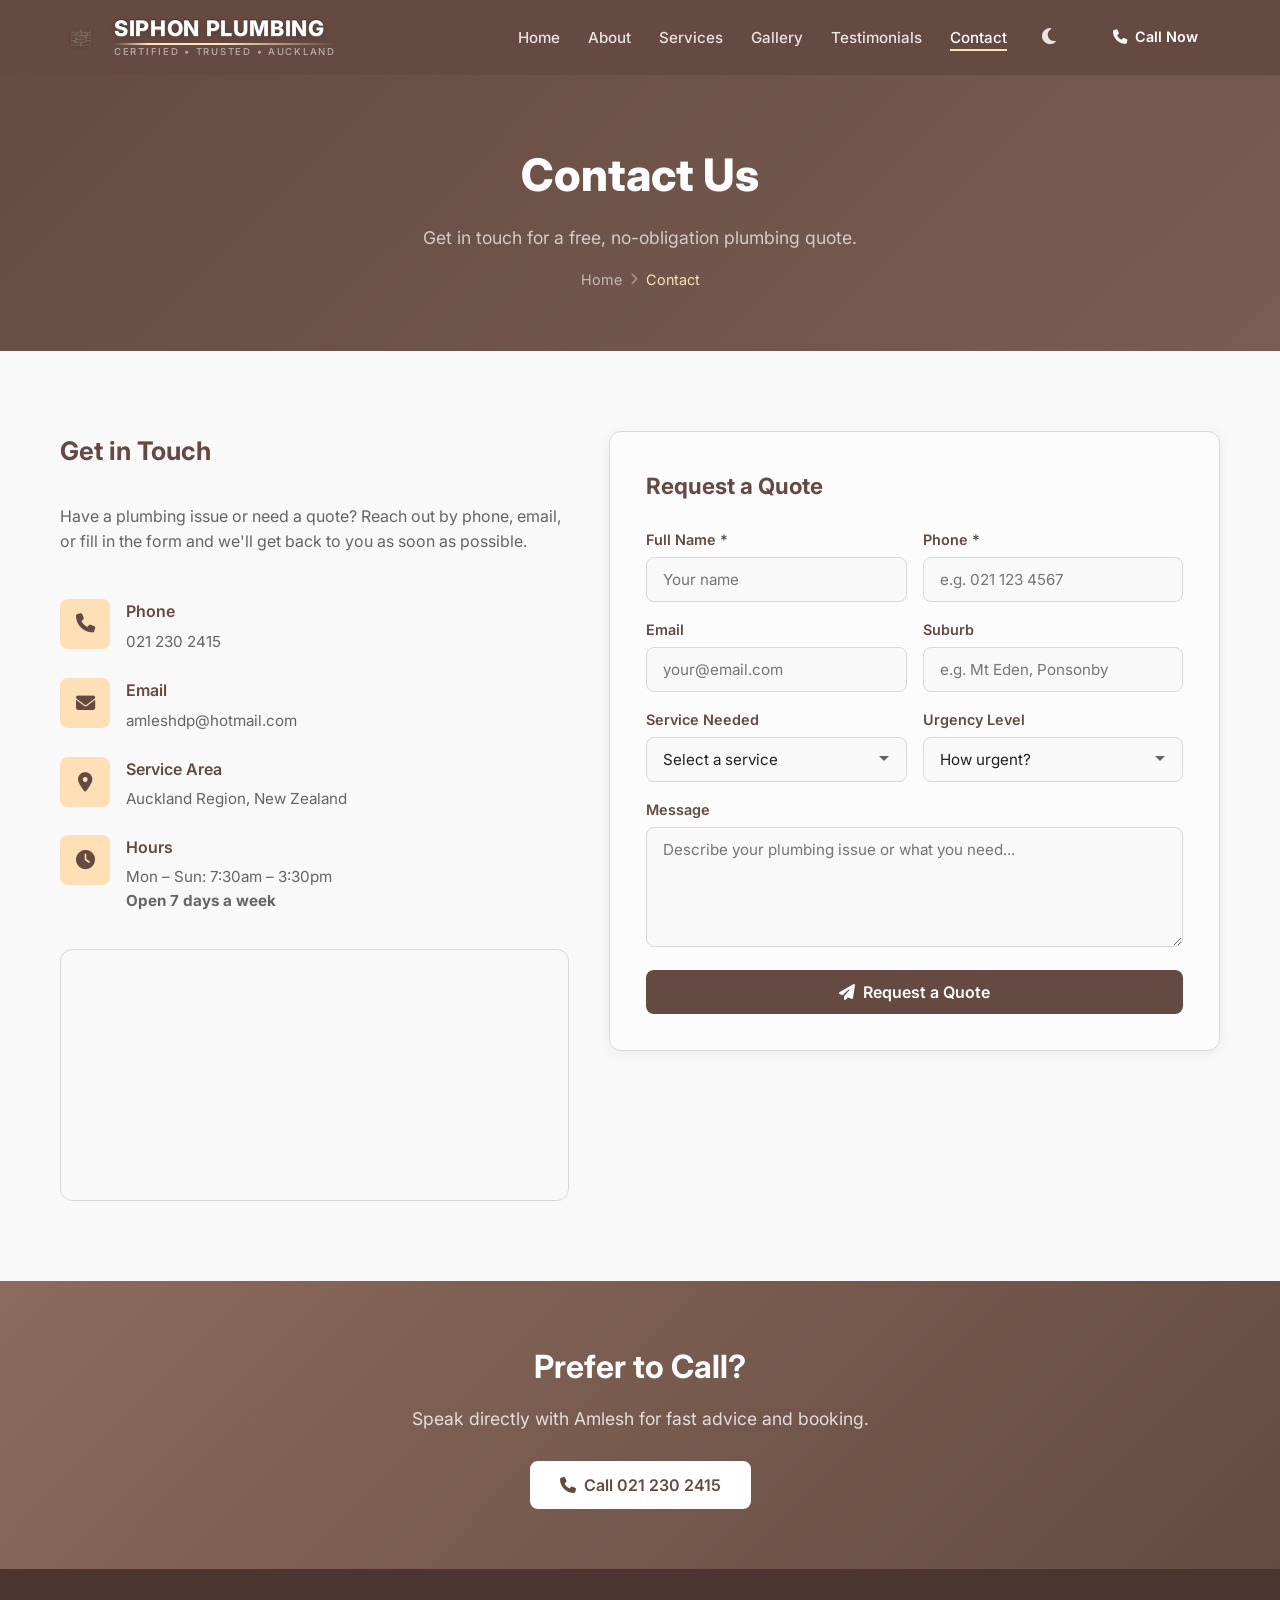
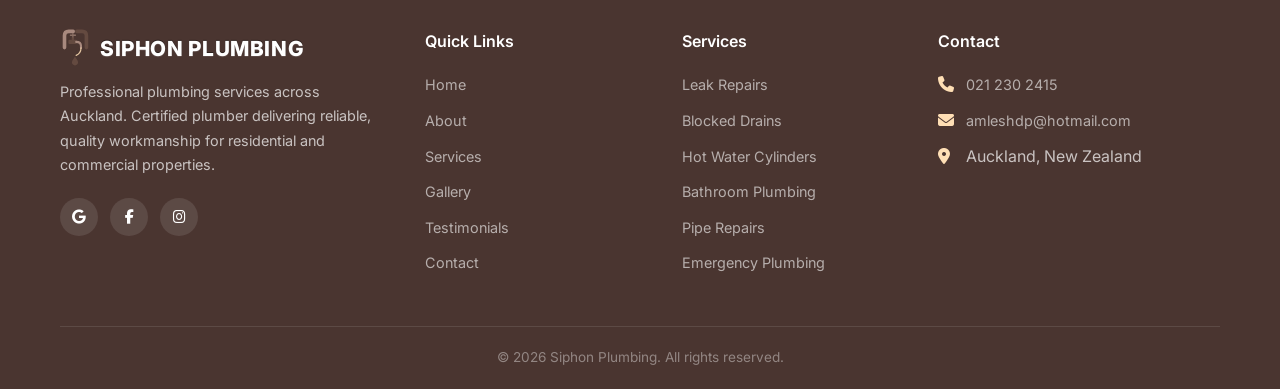
<file: contact.html>
<!DOCTYPE html>
<html lang="en">
<head>
  <meta charset="UTF-8">
  <meta name="viewport" content="width=device-width, initial-scale=1.0">
  <title>Contact Us | Siphon Plumbing Auckland</title>
  <meta name="description" content="Contact Siphon Plumbing for a free quote. Call 021 230 2415 or fill out our online form. Professional plumbing services across Auckland.">
  <meta name="keywords" content="contact plumber Auckland, plumbing quote Auckland, call plumber Auckland, Siphon Plumbing contact">
  <link rel="canonical" href="https://siphonplumbing.co.nz/contact.html">
  <meta property="og:title" content="Contact Us | Siphon Plumbing Auckland">
  <meta property="og:description" content="Get in touch for a free plumbing quote. Call 021 230 2415.">
  <link rel="preconnect" href="https://fonts.googleapis.com">
  <link rel="preconnect" href="https://fonts.gstatic.com" crossorigin>
  <link href="https://fonts.googleapis.com/css2?family=Inter:wght@400;500;600;700;800&display=swap" rel="stylesheet">
  <link rel="stylesheet" href="https://cdnjs.cloudflare.com/ajax/libs/font-awesome/6.5.1/css/all.min.css">
  <link rel="stylesheet" href="css/styles.css">
  <script>
    (function(){var s=localStorage.getItem('theme');if(s==='dark'||(!s&&window.matchMedia('(prefers-color-scheme: dark)').matches)){document.documentElement.classList.add('dark')}})();
  </script>
</head>
<body>

  <!-- Header -->
  <header class="header">
    <div class="container header__inner">
      <a href="index.html" class="header__logo">
        <div class="logo-icon">
          <img src="pictures/logo-icon.png" alt="Siphon Plumbing">
        </div>
        <div class="logo-text">
          <span class="logo-text__main">Siphon Plumbing</span>
          <span class="logo-text__sub">Certified &bull; Trusted &bull; Auckland</span>
        </div>
      </a>
      <nav class="header__nav">
        <ul class="header__links">
          <li><a href="index.html">Home</a></li>
          <li><a href="about.html">About</a></li>
          <li><a href="services.html">Services</a></li>
          <li><a href="gallery.html">Gallery</a></li>
          <li><a href="testimonials.html">Testimonials</a></li>
          <li><a href="contact.html" class="active">Contact</a></li>
        </ul>
        <button class="theme-toggle" aria-label="Toggle dark mode">
          <i class="fas fa-moon"></i>
          <i class="fas fa-sun"></i>
        </button>
        <div class="header__cta">
          <a href="tel:0212302415" class="btn btn--primary"><i class="fas fa-phone"></i> Call Now</a>
        </div>
      </nav>
      <button class="header__hamburger" aria-label="Toggle navigation">
        <span></span>
        <span></span>
        <span></span>
      </button>
    </div>
  </header>

  <nav class="mobile-nav">
    <a href="index.html">Home</a>
    <a href="about.html">About</a>
    <a href="services.html">Services</a>
    <a href="gallery.html">Gallery</a>
    <a href="testimonials.html">Testimonials</a>
    <a href="contact.html" class="active">Contact</a>
    <button class="theme-toggle" aria-label="Toggle dark mode" style="background:none;border:none;color:rgba(255,255,255,0.85);font-size:1.15rem;cursor:pointer;padding:12px 0;display:flex;align-items:center;gap:8px;width:100%;border-top:1px solid rgba(255,255,255,0.1);">
      <i class="fas fa-moon"></i>
      <i class="fas fa-sun"></i>
      <span style="font-size:1.05rem;font-weight:500;">Toggle Dark Mode</span>
    </button>
    <a href="tel:0212302415" class="btn btn--primary"><i class="fas fa-phone"></i> Call Now</a>
  </nav>

  <!-- Page Banner -->
  <section class="page-banner">
    <div class="container">
      <h1>Contact Us</h1>
      <p>Get in touch for a free, no-obligation plumbing quote.</p>
      <div class="breadcrumb">
        <a href="index.html">Home</a>
        <i class="fas fa-chevron-right"></i>
        <span>Contact</span>
      </div>
    </div>
  </section>

  <!-- Contact Section -->
  <section class="section">
    <div class="container">
      <div class="contact-grid">

        <!-- Contact Info -->
        <div class="contact-info fade-up">
          <h2 style="font-size: 1.6rem; font-weight: 700; color: var(--heading); margin-bottom: 8px;">Get in Touch</h2>
          <p style="color: var(--charcoal-light); margin-bottom: 20px;">Have a plumbing issue or need a quote? Reach out by phone, email, or fill in the form and we'll get back to you as soon as possible.</p>

          <div class="contact-info__item">
            <div class="contact-info__icon"><i class="fas fa-phone"></i></div>
            <div class="contact-info__text">
              <h4>Phone</h4>
              <a href="tel:0212302415">021 230 2415</a>
            </div>
          </div>

          <div class="contact-info__item">
            <div class="contact-info__icon"><i class="fas fa-envelope"></i></div>
            <div class="contact-info__text">
              <h4>Email</h4>
              <a href="mailto:amleshdp@hotmail.com">amleshdp@hotmail.com</a>
            </div>
          </div>

          <div class="contact-info__item">
            <div class="contact-info__icon"><i class="fas fa-map-marker-alt"></i></div>
            <div class="contact-info__text">
              <h4>Service Area</h4>
              <p>Auckland Region, New Zealand</p>
            </div>
          </div>

          <div class="contact-info__item">
            <div class="contact-info__icon"><i class="fas fa-clock"></i></div>
            <div class="contact-info__text">
              <h4>Hours</h4>
              <p>Mon – Sun: 7:30am – 3:30pm<br><strong>Open 7 days a week</strong></p>
            </div>
          </div>

          <!-- Map -->
          <div style="margin-top: 12px; border-radius: var(--radius-lg); overflow: hidden; border: 1px solid var(--border);">
            <iframe src="https://www.google.com/maps/embed?pb=!1m18!1m12!1m3!1d408270.0574907724!2d174.5752735!3d-36.8534665!2m3!1f0!2f0!3f0!3m2!1i1024!2i768!4f13.1!3m3!1m2!1s0x6d0d47fb5a9ce6fb%3A0x500ef6143a29917!2sAuckland%2C%20New%20Zealand!5e0!3m2!1sen!2snz!4v1700000000000!5m2!1sen!2snz" width="100%" height="250" style="border:0; display:block;" allowfullscreen="" loading="lazy" referrerpolicy="no-referrer-when-downgrade" title="Siphon Plumbing location"></iframe>
          </div>
        </div>

        <!-- Contact Form -->
        <div class="fade-up">
          <div class="contact-form">
            <h3>Request a Quote</h3>
            <form id="contactForm">
              <!-- Web3Forms access key — replace with your key from https://web3forms.com -->
              <input type="hidden" name="access_key" value="YOUR_WEB3FORMS_ACCESS_KEY">
              <input type="hidden" name="subject" value="New Quote Request — Siphon Plumbing">
              <input type="hidden" name="from_name" value="Siphon Plumbing Website">
              <input type="checkbox" name="botcheck" style="display: none;">

              <div class="form-row">
                <div class="form-group">
                  <label for="name">Full Name *</label>
                  <input type="text" id="name" name="name" placeholder="Your name" required>
                </div>
                <div class="form-group">
                  <label for="phone">Phone *</label>
                  <input type="tel" id="phone" name="phone" placeholder="e.g. 021 123 4567" required>
                </div>
              </div>

              <div class="form-row">
                <div class="form-group">
                  <label for="email">Email</label>
                  <input type="email" id="email" name="email" placeholder="your@email.com">
                </div>
                <div class="form-group">
                  <label for="suburb">Suburb</label>
                  <input type="text" id="suburb" name="suburb" placeholder="e.g. Mt Eden, Ponsonby">
                </div>
              </div>

              <div class="form-row">
                <div class="form-group">
                  <label for="service">Service Needed</label>
                  <select id="service" name="service">
                    <option value="" disabled selected>Select a service</option>
                    <option value="Leak Repair">Leak Repair</option>
                    <option value="Blocked Drain">Blocked Drain</option>
                    <option value="Hot Water Cylinder">Hot Water Cylinder</option>
                    <option value="Bathroom Plumbing">Bathroom Plumbing</option>
                    <option value="Kitchen Plumbing">Kitchen Plumbing</option>
                    <option value="Pipe Repairs">Pipe Repairs</option>
                    <option value="Emergency Plumbing">Emergency Plumbing</option>
                    <option value="General Maintenance">General Maintenance</option>
                    <option value="Other">Other</option>
                  </select>
                </div>
                <div class="form-group">
                  <label for="urgency">Urgency Level</label>
                  <select id="urgency" name="urgency">
                    <option value="" disabled selected>How urgent?</option>
                    <option value="Emergency">Emergency — Need help ASAP</option>
                    <option value="Urgent">Urgent — Within 24 hours</option>
                    <option value="Soon">Soon — This week</option>
                    <option value="Not Urgent">Not Urgent — Planning ahead</option>
                  </select>
                </div>
              </div>

              <div class="form-group">
                <label for="message">Message</label>
                <textarea id="message" name="message" placeholder="Describe your plumbing issue or what you need..."></textarea>
              </div>

              <button type="submit" class="btn btn--primary" style="width: 100%; justify-content: center;">
                <i class="fas fa-paper-plane"></i> Request a Quote
              </button>
            </form>

            <div class="form-success">
              <i class="fas fa-check-circle"></i>
              <h3>Quote Request Sent!</h3>
              <p>Thanks for getting in touch. We'll get back to you as soon as possible. For urgent enquiries, call <a href="tel:0212302415" style="color: var(--accent); font-weight: 600;">021 230 2415</a>.</p>
            </div>
          </div>
        </div>

      </div>
    </div>
  </section>

  <!-- CTA Banner -->
  <section class="cta-banner">
    <div class="container">
      <h2>Prefer to Call?</h2>
      <p>Speak directly with Amlesh for fast advice and booking.</p>
      <a href="tel:0212302415" class="btn btn--secondary"><i class="fas fa-phone"></i> Call 021 230 2415</a>
    </div>
  </section>

  <!-- Footer -->
  <footer class="footer">
    <div class="container">
      <div class="footer__grid">
        <div class="footer__brand">
          <h3 style="display:flex;align-items:center;gap:10px;">
            <div class="logo-icon">
              <svg viewBox="0 0 100 130" xmlns="http://www.w3.org/2000/svg">
                <path d="M15 62 L15 22 Q15 8 29 8 L44 8" fill="none" stroke="var(--pipe-light)" stroke-width="12" stroke-linecap="round" stroke-linejoin="round"/>
                <path d="M56 8 L74 8 Q88 8 88 22 L88 62" fill="none" stroke="var(--pipe-dark)" stroke-width="12" stroke-linecap="round" stroke-linejoin="round"/>
                <rect x="28" y="36" width="28" height="14" rx="4" fill="var(--pipe-dark)"/>
                <rect x="39" y="26" width="8" height="12" rx="3" fill="var(--pipe-dark)"/>
                <rect x="34" y="18" width="18" height="5" rx="2.5" fill="var(--pipe-mid)"/>
                <rect x="41" y="13" width="4" height="15" rx="2" fill="var(--pipe-mid)"/>
                <circle cx="35" cy="20.5" r="2.5" fill="var(--pipe-mid)"/>
                <circle cx="51" cy="20.5" r="2.5" fill="var(--pipe-mid)"/>
                <path d="M54 43 Q70 43 70 57 L70 63" fill="none" stroke="var(--pipe-light)" stroke-width="7" stroke-linecap="round"/>
                <path d="M70 63 Q70 80 54 88" fill="none" stroke="var(--pipe-water)" stroke-width="4" stroke-linecap="round" opacity="0.85"/>
                <path d="M50 92 L41 106 Q36 118 50 122 Q64 118 59 106 Z" fill="var(--pipe-dark)"/>
              </svg>
            </div>
            <span class="footer__logo-text"><span class="logo-text__main">Siphon Plumbing</span></span>
          </h3>
          <p>Professional plumbing services across Auckland. Certified plumber delivering reliable, quality workmanship for residential and commercial properties.</p>
          <div class="footer__social">
            <a href="https://maps.app.goo.gl/bJ7UKZkLiNxj65kf9" target="_blank" rel="noopener" aria-label="Google Maps"><i class="fab fa-google"></i></a>
            <a href="#" aria-label="Facebook"><i class="fab fa-facebook-f"></i></a>
            <a href="#" aria-label="Instagram"><i class="fab fa-instagram"></i></a>
          </div>
        </div>
        <div class="footer__col">
          <h4>Quick Links</h4>
          <ul>
            <li><a href="index.html">Home</a></li>
            <li><a href="about.html">About</a></li>
            <li><a href="services.html">Services</a></li>
            <li><a href="gallery.html">Gallery</a></li>
            <li><a href="testimonials.html">Testimonials</a></li>
            <li><a href="contact.html">Contact</a></li>
          </ul>
        </div>
        <div class="footer__col">
          <h4>Services</h4>
          <ul>
            <li><a href="services.html">Leak Repairs</a></li>
            <li><a href="services.html">Blocked Drains</a></li>
            <li><a href="services.html">Hot Water Cylinders</a></li>
            <li><a href="services.html">Bathroom Plumbing</a></li>
            <li><a href="services.html">Pipe Repairs</a></li>
            <li><a href="services.html">Emergency Plumbing</a></li>
          </ul>
        </div>
        <div class="footer__col">
          <h4>Contact</h4>
          <ul>
            <li><i class="fas fa-phone"></i> <a href="tel:0212302415">021 230 2415</a></li>
            <li><i class="fas fa-envelope"></i> <a href="mailto:amleshdp@hotmail.com">amleshdp@hotmail.com</a></li>
            <li><i class="fas fa-map-marker-alt"></i> Auckland, New Zealand</li>
          </ul>
        </div>
      </div>
      <div class="footer__bottom">
        &copy; 2026 Siphon Plumbing. All rights reserved.
      </div>
    </div>
  </footer>

  <div class="sticky-call">
    <a href="tel:0212302415"><i class="fas fa-phone"></i> Call 021 230 2415</a>
  </div>

  <script src="js/main.js"></script>
</body>
</html>
</file>
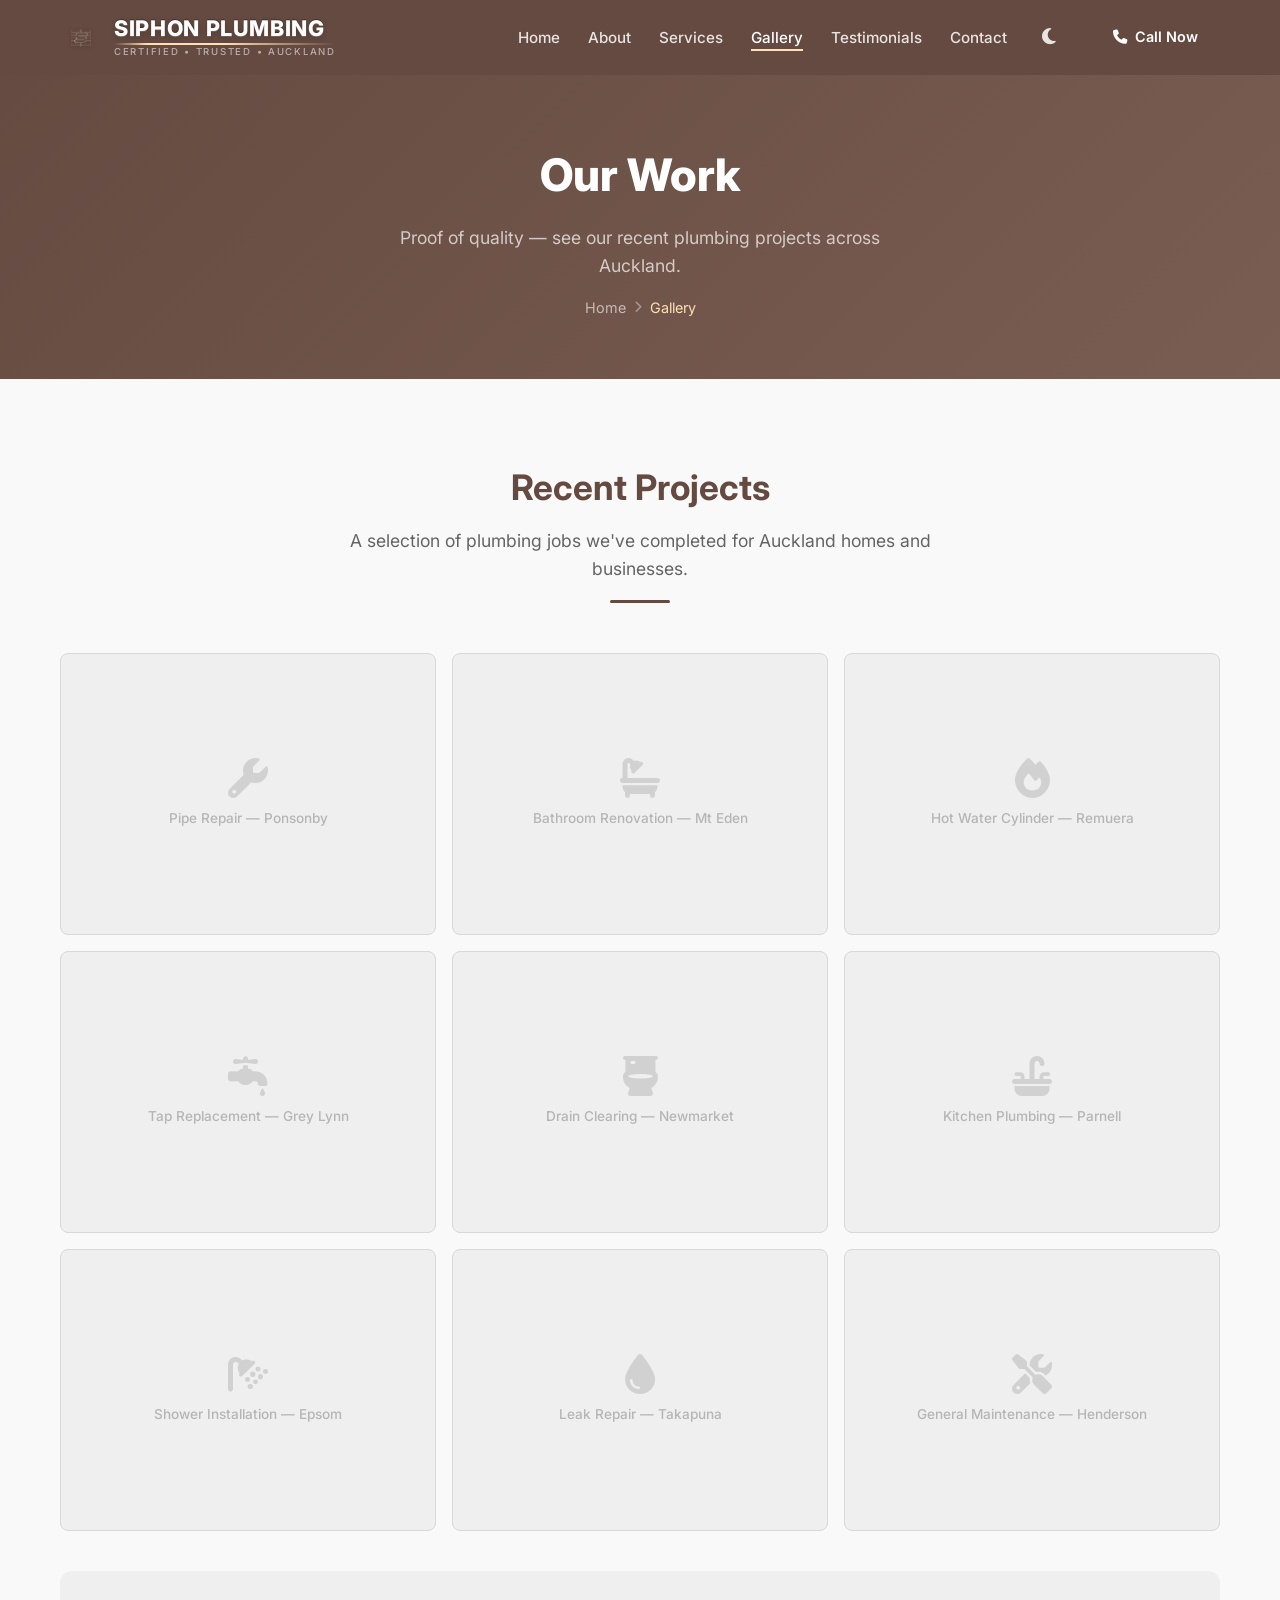
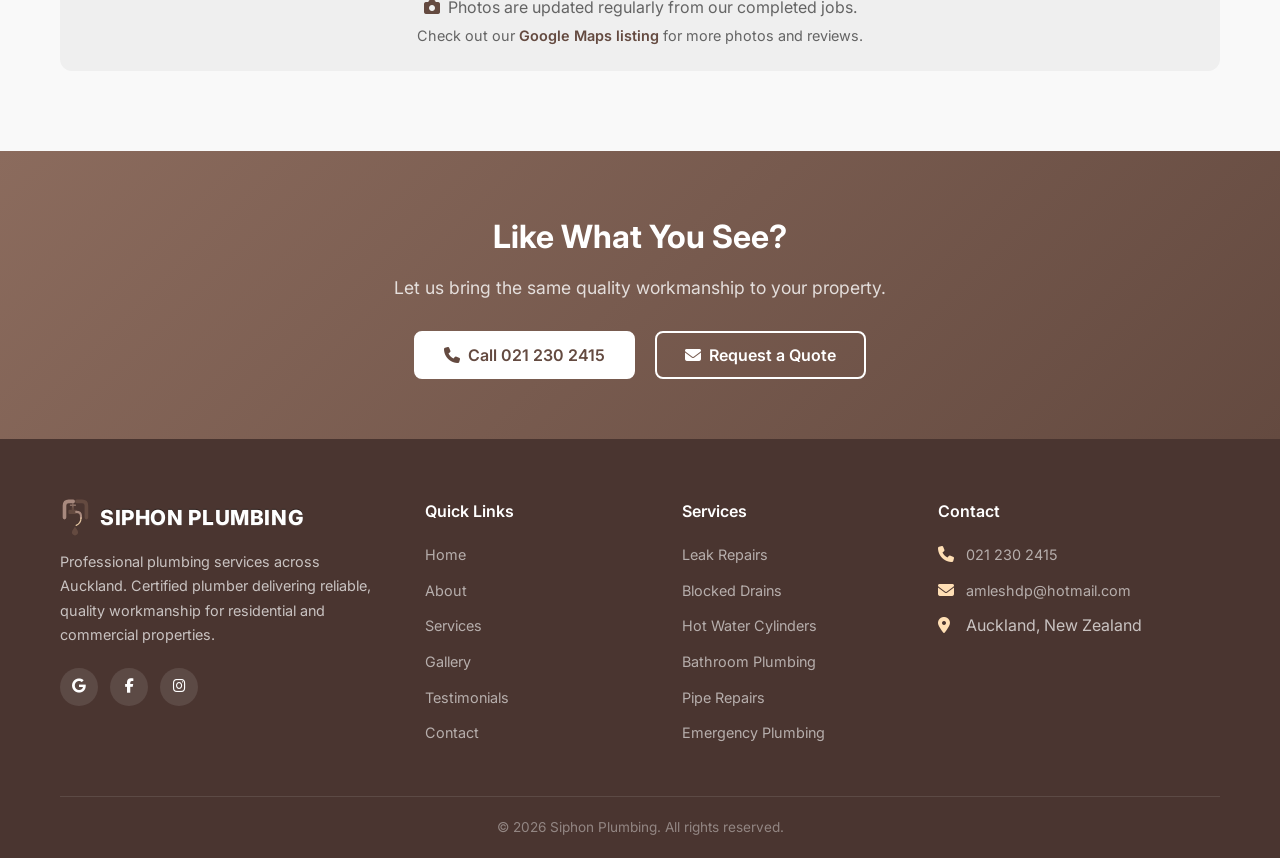
<file: gallery.html>
<!DOCTYPE html>
<html lang="en">
<head>
  <meta charset="UTF-8">
  <meta name="viewport" content="width=device-width, initial-scale=1.0">
  <title>Gallery | Siphon Plumbing Auckland</title>
  <meta name="description" content="View our recent plumbing work across Auckland. Siphon Plumbing gallery showcasing pipe repairs, bathroom renovations, installations, and more.">
  <meta name="keywords" content="plumbing gallery Auckland, plumbing work photos, plumber Auckland photos">
  <link rel="canonical" href="https://siphonplumbing.co.nz/gallery.html">
  <meta property="og:title" content="Gallery | Siphon Plumbing Auckland">
  <meta property="og:description" content="See examples of our plumbing work across Auckland.">
  <link rel="preconnect" href="https://fonts.googleapis.com">
  <link rel="preconnect" href="https://fonts.gstatic.com" crossorigin>
  <link href="https://fonts.googleapis.com/css2?family=Inter:wght@400;500;600;700;800&display=swap" rel="stylesheet">
  <link rel="stylesheet" href="https://cdnjs.cloudflare.com/ajax/libs/font-awesome/6.5.1/css/all.min.css">
  <link rel="stylesheet" href="css/styles.css">
  <script>
    (function(){var s=localStorage.getItem('theme');if(s==='dark'||(!s&&window.matchMedia('(prefers-color-scheme: dark)').matches)){document.documentElement.classList.add('dark')}})();
  </script>
</head>
<body>

  <!-- Header -->
  <header class="header">
    <div class="container header__inner">
      <a href="index.html" class="header__logo">
        <div class="logo-icon">
          <img src="pictures/logo-icon.png" alt="Siphon Plumbing">
        </div>
        <div class="logo-text">
          <span class="logo-text__main">Siphon Plumbing</span>
          <span class="logo-text__sub">Certified &bull; Trusted &bull; Auckland</span>
        </div>
      </a>
      <nav class="header__nav">
        <ul class="header__links">
          <li><a href="index.html">Home</a></li>
          <li><a href="about.html">About</a></li>
          <li><a href="services.html">Services</a></li>
          <li><a href="gallery.html" class="active">Gallery</a></li>
          <li><a href="testimonials.html">Testimonials</a></li>
          <li><a href="contact.html">Contact</a></li>
        </ul>
        <button class="theme-toggle" aria-label="Toggle dark mode">
          <i class="fas fa-moon"></i>
          <i class="fas fa-sun"></i>
        </button>
        <div class="header__cta">
          <a href="tel:0212302415" class="btn btn--primary"><i class="fas fa-phone"></i> Call Now</a>
        </div>
      </nav>
      <button class="header__hamburger" aria-label="Toggle navigation">
        <span></span>
        <span></span>
        <span></span>
      </button>
    </div>
  </header>

  <nav class="mobile-nav">
    <a href="index.html">Home</a>
    <a href="about.html">About</a>
    <a href="services.html">Services</a>
    <a href="gallery.html" class="active">Gallery</a>
    <a href="testimonials.html">Testimonials</a>
    <a href="contact.html">Contact</a>
    <button class="theme-toggle" aria-label="Toggle dark mode" style="background:none;border:none;color:rgba(255,255,255,0.85);font-size:1.15rem;cursor:pointer;padding:12px 0;display:flex;align-items:center;gap:8px;width:100%;border-top:1px solid rgba(255,255,255,0.1);">
      <i class="fas fa-moon"></i>
      <i class="fas fa-sun"></i>
      <span style="font-size:1.05rem;font-weight:500;">Toggle Dark Mode</span>
    </button>
    <a href="tel:0212302415" class="btn btn--primary"><i class="fas fa-phone"></i> Call Now</a>
  </nav>

  <!-- Page Banner -->
  <section class="page-banner">
    <div class="container">
      <h1>Our Work</h1>
      <p>Proof of quality — see our recent plumbing projects across Auckland.</p>
      <div class="breadcrumb">
        <a href="index.html">Home</a>
        <i class="fas fa-chevron-right"></i>
        <span>Gallery</span>
      </div>
    </div>
  </section>

  <!-- Gallery -->
  <section class="section">
    <div class="container">
      <div class="section-header fade-up">
        <h2>Recent Projects</h2>
        <p>A selection of plumbing jobs we've completed for Auckland homes and businesses.</p>
        <div class="accent-line"></div>
      </div>
      <div class="gallery-grid">
        <div class="gallery-item fade-up">
          <div class="gallery-item__placeholder">
            <i class="fas fa-wrench"></i>
            <p>Pipe Repair — Ponsonby</p>
          </div>
          <div class="gallery-item__overlay"><i class="fas fa-expand"></i></div>
        </div>
        <div class="gallery-item fade-up">
          <div class="gallery-item__placeholder">
            <i class="fas fa-bath"></i>
            <p>Bathroom Renovation — Mt Eden</p>
          </div>
          <div class="gallery-item__overlay"><i class="fas fa-expand"></i></div>
        </div>
        <div class="gallery-item fade-up">
          <div class="gallery-item__placeholder">
            <i class="fas fa-fire"></i>
            <p>Hot Water Cylinder — Remuera</p>
          </div>
          <div class="gallery-item__overlay"><i class="fas fa-expand"></i></div>
        </div>
        <div class="gallery-item fade-up">
          <div class="gallery-item__placeholder">
            <i class="fas fa-faucet-drip"></i>
            <p>Tap Replacement — Grey Lynn</p>
          </div>
          <div class="gallery-item__overlay"><i class="fas fa-expand"></i></div>
        </div>
        <div class="gallery-item fade-up">
          <div class="gallery-item__placeholder">
            <i class="fas fa-toilet"></i>
            <p>Drain Clearing — Newmarket</p>
          </div>
          <div class="gallery-item__overlay"><i class="fas fa-expand"></i></div>
        </div>
        <div class="gallery-item fade-up">
          <div class="gallery-item__placeholder">
            <i class="fas fa-sink"></i>
            <p>Kitchen Plumbing — Parnell</p>
          </div>
          <div class="gallery-item__overlay"><i class="fas fa-expand"></i></div>
        </div>
        <div class="gallery-item fade-up">
          <div class="gallery-item__placeholder">
            <i class="fas fa-shower"></i>
            <p>Shower Installation — Epsom</p>
          </div>
          <div class="gallery-item__overlay"><i class="fas fa-expand"></i></div>
        </div>
        <div class="gallery-item fade-up">
          <div class="gallery-item__placeholder">
            <i class="fas fa-droplet"></i>
            <p>Leak Repair — Takapuna</p>
          </div>
          <div class="gallery-item__overlay"><i class="fas fa-expand"></i></div>
        </div>
        <div class="gallery-item fade-up">
          <div class="gallery-item__placeholder">
            <i class="fas fa-tools"></i>
            <p>General Maintenance — Henderson</p>
          </div>
          <div class="gallery-item__overlay"><i class="fas fa-expand"></i></div>
        </div>
      </div>
      <div style="text-align: center; margin-top: 40px; padding: 24px; background: var(--section-alt); border-radius: var(--radius-lg);" class="fade-up">
        <p style="color: var(--charcoal-light); margin-bottom: 4px;"><i class="fas fa-camera" style="color: var(--accent); margin-right: 8px;"></i>Photos are updated regularly from our completed jobs.</p>
        <p style="color: var(--charcoal-light); font-size: 0.9rem;">Check out our <a href="https://maps.app.goo.gl/bJ7UKZkLiNxj65kf9" target="_blank" rel="noopener" style="color: var(--accent); font-weight: 600;">Google Maps listing</a> for more photos and reviews.</p>
      </div>
    </div>
  </section>

  <!-- CTA Banner -->
  <section class="cta-banner">
    <div class="container">
      <h2>Like What You See?</h2>
      <p>Let us bring the same quality workmanship to your property.</p>
      <a href="tel:0212302415" class="btn btn--secondary"><i class="fas fa-phone"></i> Call 021 230 2415</a>
      <a href="contact.html" class="btn btn--outline" style="border-color: #fff; color: #fff;"><i class="fas fa-envelope"></i> Request a Quote</a>
    </div>
  </section>

  <!-- Footer -->
  <footer class="footer">
    <div class="container">
      <div class="footer__grid">
        <div class="footer__brand">
          <h3 style="display:flex;align-items:center;gap:10px;">
            <div class="logo-icon">
              <svg viewBox="0 0 100 130" xmlns="http://www.w3.org/2000/svg">
                <path d="M15 62 L15 22 Q15 8 29 8 L44 8" fill="none" stroke="var(--pipe-light)" stroke-width="12" stroke-linecap="round" stroke-linejoin="round"/>
                <path d="M56 8 L74 8 Q88 8 88 22 L88 62" fill="none" stroke="var(--pipe-dark)" stroke-width="12" stroke-linecap="round" stroke-linejoin="round"/>
                <rect x="28" y="36" width="28" height="14" rx="4" fill="var(--pipe-dark)"/>
                <rect x="39" y="26" width="8" height="12" rx="3" fill="var(--pipe-dark)"/>
                <rect x="34" y="18" width="18" height="5" rx="2.5" fill="var(--pipe-mid)"/>
                <rect x="41" y="13" width="4" height="15" rx="2" fill="var(--pipe-mid)"/>
                <circle cx="35" cy="20.5" r="2.5" fill="var(--pipe-mid)"/>
                <circle cx="51" cy="20.5" r="2.5" fill="var(--pipe-mid)"/>
                <path d="M54 43 Q70 43 70 57 L70 63" fill="none" stroke="var(--pipe-light)" stroke-width="7" stroke-linecap="round"/>
                <path d="M70 63 Q70 80 54 88" fill="none" stroke="var(--pipe-water)" stroke-width="4" stroke-linecap="round" opacity="0.85"/>
                <path d="M50 92 L41 106 Q36 118 50 122 Q64 118 59 106 Z" fill="var(--pipe-dark)"/>
              </svg>
            </div>
            <span class="footer__logo-text"><span class="logo-text__main">Siphon Plumbing</span></span>
          </h3>
          <p>Professional plumbing services across Auckland. Certified plumber delivering reliable, quality workmanship for residential and commercial properties.</p>
          <div class="footer__social">
            <a href="https://maps.app.goo.gl/bJ7UKZkLiNxj65kf9" target="_blank" rel="noopener" aria-label="Google Maps"><i class="fab fa-google"></i></a>
            <a href="#" aria-label="Facebook"><i class="fab fa-facebook-f"></i></a>
            <a href="#" aria-label="Instagram"><i class="fab fa-instagram"></i></a>
          </div>
        </div>
        <div class="footer__col">
          <h4>Quick Links</h4>
          <ul>
            <li><a href="index.html">Home</a></li>
            <li><a href="about.html">About</a></li>
            <li><a href="services.html">Services</a></li>
            <li><a href="gallery.html">Gallery</a></li>
            <li><a href="testimonials.html">Testimonials</a></li>
            <li><a href="contact.html">Contact</a></li>
          </ul>
        </div>
        <div class="footer__col">
          <h4>Services</h4>
          <ul>
            <li><a href="services.html">Leak Repairs</a></li>
            <li><a href="services.html">Blocked Drains</a></li>
            <li><a href="services.html">Hot Water Cylinders</a></li>
            <li><a href="services.html">Bathroom Plumbing</a></li>
            <li><a href="services.html">Pipe Repairs</a></li>
            <li><a href="services.html">Emergency Plumbing</a></li>
          </ul>
        </div>
        <div class="footer__col">
          <h4>Contact</h4>
          <ul>
            <li><i class="fas fa-phone"></i> <a href="tel:0212302415">021 230 2415</a></li>
            <li><i class="fas fa-envelope"></i> <a href="mailto:amleshdp@hotmail.com">amleshdp@hotmail.com</a></li>
            <li><i class="fas fa-map-marker-alt"></i> Auckland, New Zealand</li>
          </ul>
        </div>
      </div>
      <div class="footer__bottom">
        &copy; 2026 Siphon Plumbing. All rights reserved.
      </div>
    </div>
  </footer>

  <div class="sticky-call">
    <a href="tel:0212302415"><i class="fas fa-phone"></i> Call 021 230 2415</a>
  </div>

  <script src="js/main.js"></script>
</body>
</html>
</file>
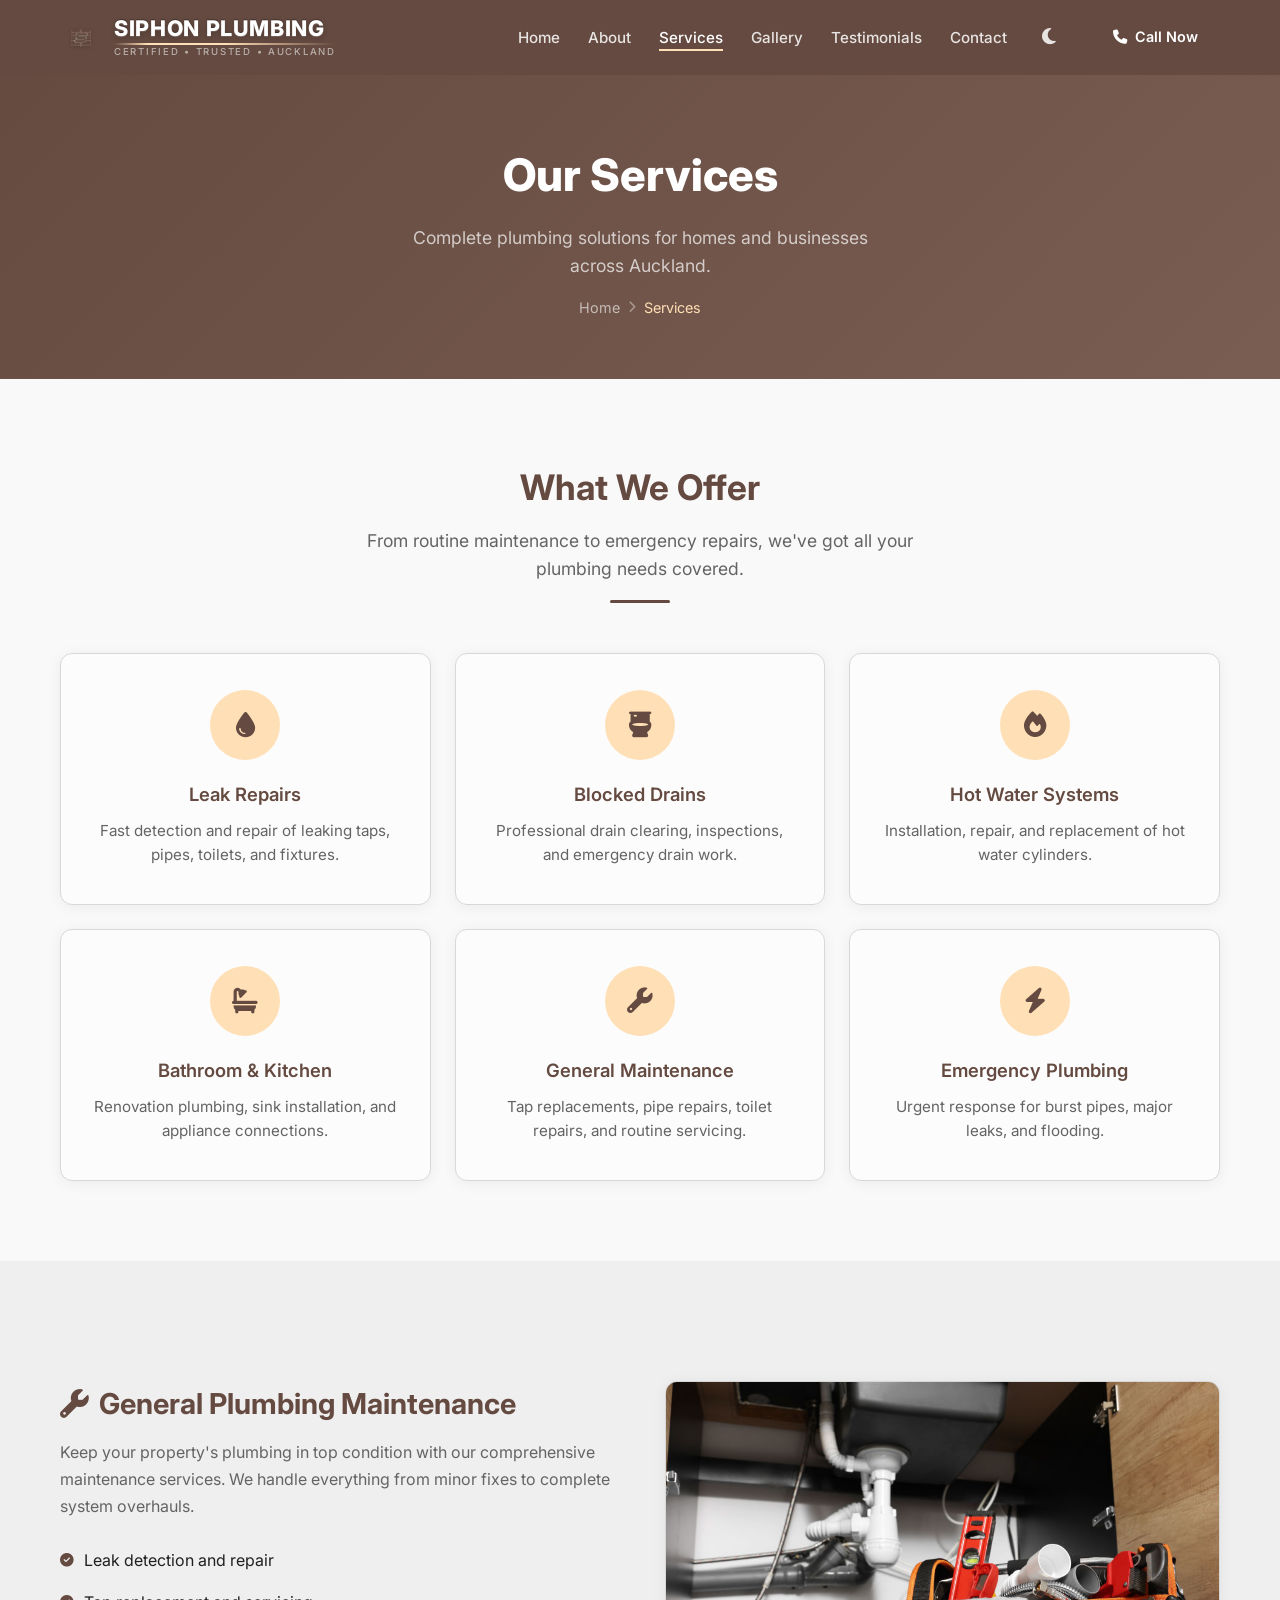
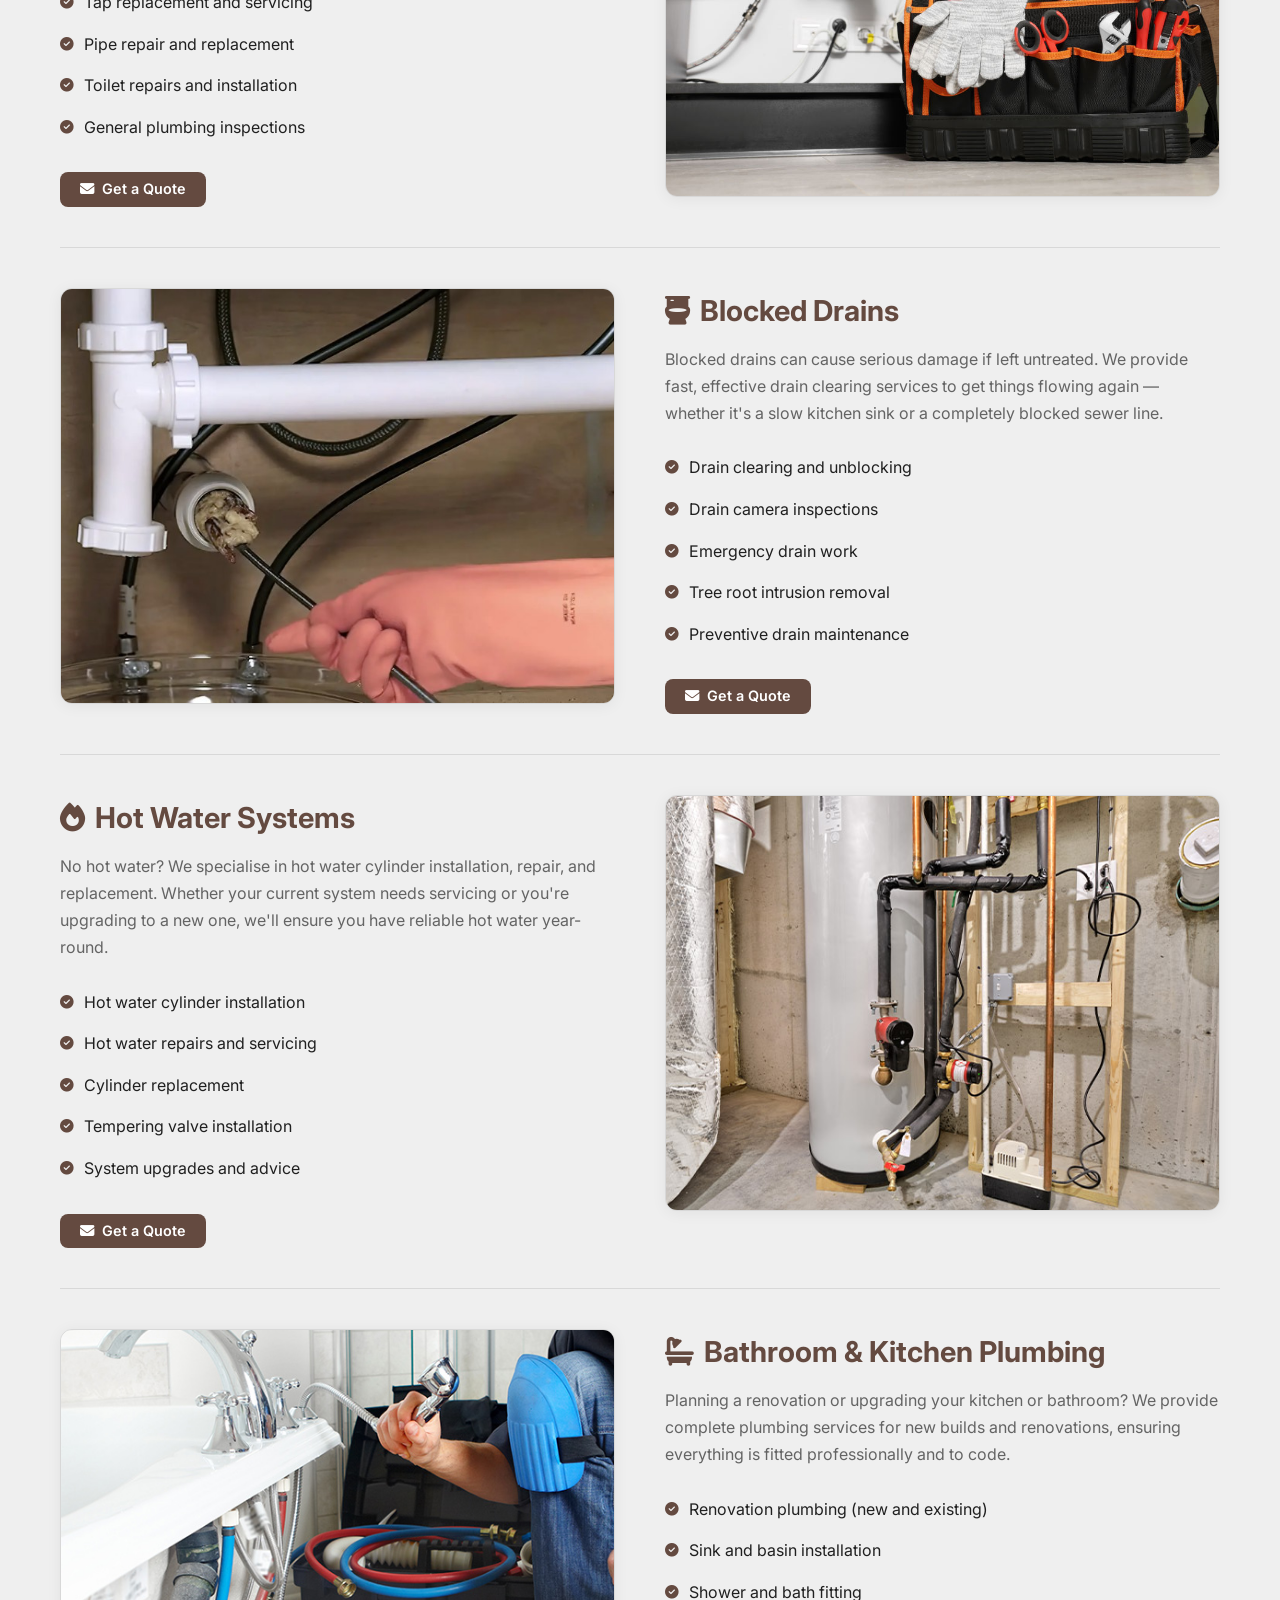
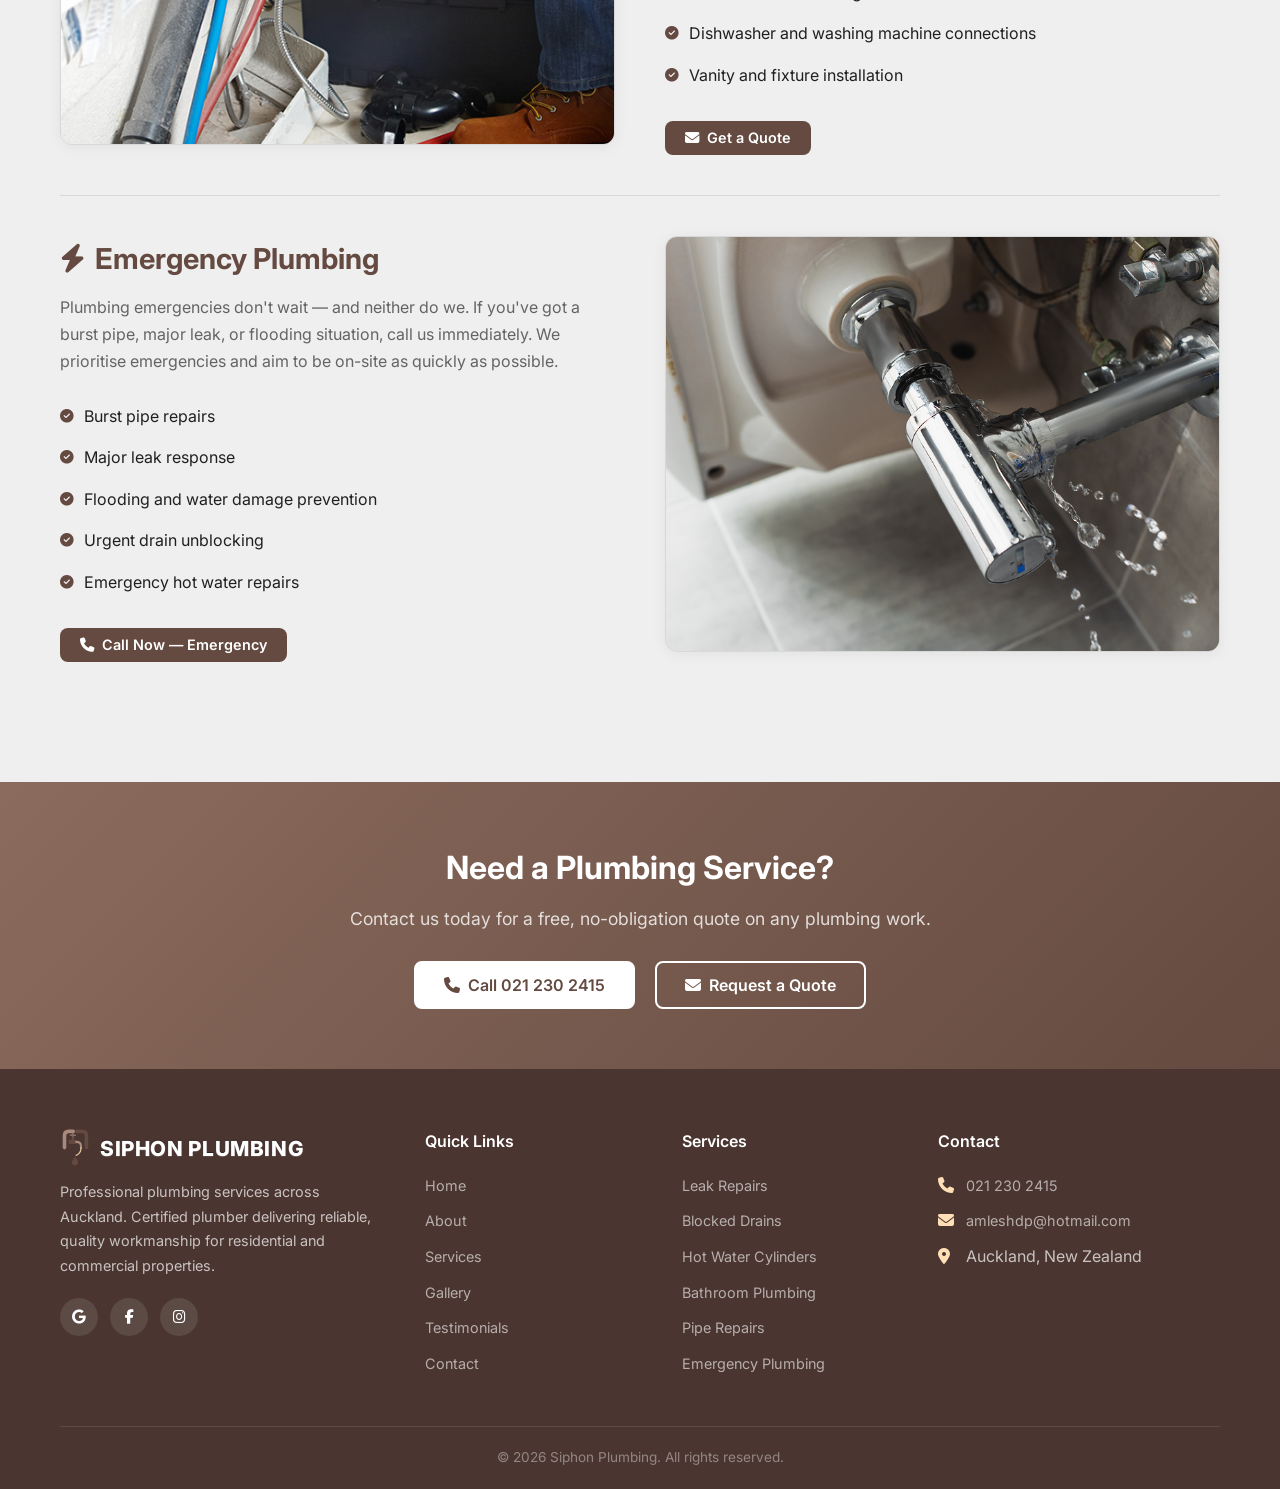
<file: services.html>
<!DOCTYPE html>
<html lang="en">
<head>
  <meta charset="UTF-8">
  <meta name="viewport" content="width=device-width, initial-scale=1.0">
  <title>Plumbing Services | Siphon Plumbing Auckland</title>
  <meta name="description" content="Siphon Plumbing offers a full range of plumbing services in Auckland including leak repairs, blocked drains, hot water cylinder repairs, bathroom plumbing, and emergency plumbing.">
  <meta name="keywords" content="plumbing services Auckland, leak repair Auckland, blocked drain Auckland, hot water cylinder repair Auckland, emergency plumber Auckland, bathroom plumbing Auckland">
  <link rel="canonical" href="https://siphonplumbing.co.nz/services.html">
  <meta property="og:title" content="Plumbing Services | Siphon Plumbing Auckland">
  <meta property="og:description" content="Full range of professional plumbing services across Auckland.">
  <link rel="preconnect" href="https://fonts.googleapis.com">
  <link rel="preconnect" href="https://fonts.gstatic.com" crossorigin>
  <link href="https://fonts.googleapis.com/css2?family=Inter:wght@400;500;600;700;800&display=swap" rel="stylesheet">
  <link rel="stylesheet" href="https://cdnjs.cloudflare.com/ajax/libs/font-awesome/6.5.1/css/all.min.css">
  <link rel="stylesheet" href="css/styles.css">
  <script>
    (function(){var s=localStorage.getItem('theme');if(s==='dark'||(!s&&window.matchMedia('(prefers-color-scheme: dark)').matches)){document.documentElement.classList.add('dark')}})();
  </script>
</head>
<body>

  <!-- Header -->
  <header class="header">
    <div class="container header__inner">
      <a href="index.html" class="header__logo">
        <div class="logo-icon">
          <img src="pictures/logo-icon.png" alt="Siphon Plumbing">
        </div>
        <div class="logo-text">
          <span class="logo-text__main">Siphon Plumbing</span>
          <span class="logo-text__sub">Certified &bull; Trusted &bull; Auckland</span>
        </div>
      </a>
      <nav class="header__nav">
        <ul class="header__links">
          <li><a href="index.html">Home</a></li>
          <li><a href="about.html">About</a></li>
          <li><a href="services.html" class="active">Services</a></li>
          <li><a href="gallery.html">Gallery</a></li>
          <li><a href="testimonials.html">Testimonials</a></li>
          <li><a href="contact.html">Contact</a></li>
        </ul>
        <button class="theme-toggle" aria-label="Toggle dark mode">
          <i class="fas fa-moon"></i>
          <i class="fas fa-sun"></i>
        </button>
        <div class="header__cta">
          <a href="tel:0212302415" class="btn btn--primary"><i class="fas fa-phone"></i> Call Now</a>
        </div>
      </nav>
      <button class="header__hamburger" aria-label="Toggle navigation">
        <span></span>
        <span></span>
        <span></span>
      </button>
    </div>
  </header>

  <nav class="mobile-nav">
    <a href="index.html">Home</a>
    <a href="about.html">About</a>
    <a href="services.html" class="active">Services</a>
    <a href="gallery.html">Gallery</a>
    <a href="testimonials.html">Testimonials</a>
    <a href="contact.html">Contact</a>
    <button class="theme-toggle" aria-label="Toggle dark mode" style="background:none;border:none;color:rgba(255,255,255,0.85);font-size:1.15rem;cursor:pointer;padding:12px 0;display:flex;align-items:center;gap:8px;width:100%;border-top:1px solid rgba(255,255,255,0.1);">
      <i class="fas fa-moon"></i>
      <i class="fas fa-sun"></i>
      <span style="font-size:1.05rem;font-weight:500;">Toggle Dark Mode</span>
    </button>
    <a href="tel:0212302415" class="btn btn--primary"><i class="fas fa-phone"></i> Call Now</a>
  </nav>

  <!-- Page Banner -->
  <section class="page-banner">
    <div class="container">
      <h1>Our Services</h1>
      <p>Complete plumbing solutions for homes and businesses across Auckland.</p>
      <div class="breadcrumb">
        <a href="index.html">Home</a>
        <i class="fas fa-chevron-right"></i>
        <span>Services</span>
      </div>
    </div>
  </section>

  <!-- Services Overview Cards -->
  <section class="section">
    <div class="container">
      <div class="section-header fade-up">
        <h2>What We Offer</h2>
        <p>From routine maintenance to emergency repairs, we've got all your plumbing needs covered.</p>
        <div class="accent-line"></div>
      </div>
      <div class="services-grid">
        <div class="service-card fade-up">
          <div class="service-card__icon"><i class="fas fa-droplet"></i></div>
          <h3>Leak Repairs</h3>
          <p>Fast detection and repair of leaking taps, pipes, toilets, and fixtures.</p>
        </div>
        <div class="service-card fade-up">
          <div class="service-card__icon"><i class="fas fa-toilet"></i></div>
          <h3>Blocked Drains</h3>
          <p>Professional drain clearing, inspections, and emergency drain work.</p>
        </div>
        <div class="service-card fade-up">
          <div class="service-card__icon"><i class="fas fa-fire"></i></div>
          <h3>Hot Water Systems</h3>
          <p>Installation, repair, and replacement of hot water cylinders.</p>
        </div>
        <div class="service-card fade-up">
          <div class="service-card__icon"><i class="fas fa-bath"></i></div>
          <h3>Bathroom & Kitchen</h3>
          <p>Renovation plumbing, sink installation, and appliance connections.</p>
        </div>
        <div class="service-card fade-up">
          <div class="service-card__icon"><i class="fas fa-wrench"></i></div>
          <h3>General Maintenance</h3>
          <p>Tap replacements, pipe repairs, toilet repairs, and routine servicing.</p>
        </div>
        <div class="service-card fade-up">
          <div class="service-card__icon"><i class="fas fa-bolt"></i></div>
          <h3>Emergency Plumbing</h3>
          <p>Urgent response for burst pipes, major leaks, and flooding.</p>
        </div>
      </div>
    </div>
  </section>

  <!-- Detailed Services -->
  <section class="section section--grey">
    <div class="container">

      <!-- General Plumbing -->
      <div class="service-detail fade-up" id="general">
        <div class="service-detail__content">
          <h2><i class="fas fa-wrench" style="color: var(--accent); margin-right: 10px;"></i>General Plumbing Maintenance</h2>
          <p>Keep your property's plumbing in top condition with our comprehensive maintenance services. We handle everything from minor fixes to complete system overhauls.</p>
          <ul class="service-detail__list">
            <li><i class="fas fa-check-circle"></i> Leak detection and repair</li>
            <li><i class="fas fa-check-circle"></i> Tap replacement and servicing</li>
            <li><i class="fas fa-check-circle"></i> Pipe repair and replacement</li>
            <li><i class="fas fa-check-circle"></i> Toilet repairs and installation</li>
            <li><i class="fas fa-check-circle"></i> General plumbing inspections</li>
          </ul>
          <a href="contact.html" class="btn btn--primary btn--small"><i class="fas fa-envelope"></i> Get a Quote</a>
        </div>
        <div class="service-detail__image">
          <img src="pictures/general.jpg" alt="General plumbing maintenance work by Siphon Plumbing" loading="lazy">
        </div>
      </div>

      <!-- Blocked Drains -->
      <div class="service-detail service-detail--reverse fade-up" id="drains">
        <div class="service-detail__content">
          <h2><i class="fas fa-toilet" style="color: var(--accent); margin-right: 10px;"></i>Blocked Drains</h2>
          <p>Blocked drains can cause serious damage if left untreated. We provide fast, effective drain clearing services to get things flowing again — whether it's a slow kitchen sink or a completely blocked sewer line.</p>
          <ul class="service-detail__list">
            <li><i class="fas fa-check-circle"></i> Drain clearing and unblocking</li>
            <li><i class="fas fa-check-circle"></i> Drain camera inspections</li>
            <li><i class="fas fa-check-circle"></i> Emergency drain work</li>
            <li><i class="fas fa-check-circle"></i> Tree root intrusion removal</li>
            <li><i class="fas fa-check-circle"></i> Preventive drain maintenance</li>
          </ul>
          <a href="contact.html" class="btn btn--primary btn--small"><i class="fas fa-envelope"></i> Get a Quote</a>
        </div>
        <div class="service-detail__image">
          <img src="pictures/blocked drain.jpg" alt="Blocked drain clearing service in Auckland" loading="lazy">
        </div>
      </div>

      <!-- Hot Water Systems -->
      <div class="service-detail fade-up" id="hotwater">
        <div class="service-detail__content">
          <h2><i class="fas fa-fire" style="color: var(--accent); margin-right: 10px;"></i>Hot Water Systems</h2>
          <p>No hot water? We specialise in hot water cylinder installation, repair, and replacement. Whether your current system needs servicing or you're upgrading to a new one, we'll ensure you have reliable hot water year-round.</p>
          <ul class="service-detail__list">
            <li><i class="fas fa-check-circle"></i> Hot water cylinder installation</li>
            <li><i class="fas fa-check-circle"></i> Hot water repairs and servicing</li>
            <li><i class="fas fa-check-circle"></i> Cylinder replacement</li>
            <li><i class="fas fa-check-circle"></i> Tempering valve installation</li>
            <li><i class="fas fa-check-circle"></i> System upgrades and advice</li>
          </ul>
          <a href="contact.html" class="btn btn--primary btn--small"><i class="fas fa-envelope"></i> Get a Quote</a>
        </div>
        <div class="service-detail__image">
          <img src="pictures/hot water.jpg" alt="Hot water cylinder installation and repair" loading="lazy">
        </div>
      </div>

      <!-- Bathroom & Kitchen -->
      <div class="service-detail service-detail--reverse fade-up" id="bathroom">
        <div class="service-detail__content">
          <h2><i class="fas fa-bath" style="color: var(--accent); margin-right: 10px;"></i>Bathroom & Kitchen Plumbing</h2>
          <p>Planning a renovation or upgrading your kitchen or bathroom? We provide complete plumbing services for new builds and renovations, ensuring everything is fitted professionally and to code.</p>
          <ul class="service-detail__list">
            <li><i class="fas fa-check-circle"></i> Renovation plumbing (new and existing)</li>
            <li><i class="fas fa-check-circle"></i> Sink and basin installation</li>
            <li><i class="fas fa-check-circle"></i> Shower and bath fitting</li>
            <li><i class="fas fa-check-circle"></i> Dishwasher and washing machine connections</li>
            <li><i class="fas fa-check-circle"></i> Vanity and fixture installation</li>
          </ul>
          <a href="contact.html" class="btn btn--primary btn--small"><i class="fas fa-envelope"></i> Get a Quote</a>
        </div>
        <div class="service-detail__image">
          <img src="pictures/shower.jpg" alt="Bathroom and kitchen plumbing installation" loading="lazy">
        </div>
      </div>

      <!-- Emergency Plumbing -->
      <div class="service-detail fade-up" id="emergency">
        <div class="service-detail__content">
          <h2><i class="fas fa-bolt" style="color: var(--accent); margin-right: 10px;"></i>Emergency Plumbing</h2>
          <p>Plumbing emergencies don't wait — and neither do we. If you've got a burst pipe, major leak, or flooding situation, call us immediately. We prioritise emergencies and aim to be on-site as quickly as possible.</p>
          <ul class="service-detail__list">
            <li><i class="fas fa-check-circle"></i> Burst pipe repairs</li>
            <li><i class="fas fa-check-circle"></i> Major leak response</li>
            <li><i class="fas fa-check-circle"></i> Flooding and water damage prevention</li>
            <li><i class="fas fa-check-circle"></i> Urgent drain unblocking</li>
            <li><i class="fas fa-check-circle"></i> Emergency hot water repairs</li>
          </ul>
          <a href="tel:0212302415" class="btn btn--primary btn--small"><i class="fas fa-phone"></i> Call Now — Emergency</a>
        </div>
        <div class="service-detail__image">
          <img src="pictures/emergency.jpg" alt="Emergency plumbing response in Auckland" loading="lazy">
        </div>
      </div>

    </div>
  </section>

  <!-- CTA Banner -->
  <section class="cta-banner">
    <div class="container">
      <h2>Need a Plumbing Service?</h2>
      <p>Contact us today for a free, no-obligation quote on any plumbing work.</p>
      <a href="tel:0212302415" class="btn btn--secondary"><i class="fas fa-phone"></i> Call 021 230 2415</a>
      <a href="contact.html" class="btn btn--outline" style="border-color: #fff; color: #fff;"><i class="fas fa-envelope"></i> Request a Quote</a>
    </div>
  </section>

  <!-- Footer -->
  <footer class="footer">
    <div class="container">
      <div class="footer__grid">
        <div class="footer__brand">
          <h3 style="display:flex;align-items:center;gap:10px;">
            <div class="logo-icon">
              <svg viewBox="0 0 100 130" xmlns="http://www.w3.org/2000/svg">
                <path d="M15 62 L15 22 Q15 8 29 8 L44 8" fill="none" stroke="var(--pipe-light)" stroke-width="12" stroke-linecap="round" stroke-linejoin="round"/>
                <path d="M56 8 L74 8 Q88 8 88 22 L88 62" fill="none" stroke="var(--pipe-dark)" stroke-width="12" stroke-linecap="round" stroke-linejoin="round"/>
                <rect x="28" y="36" width="28" height="14" rx="4" fill="var(--pipe-dark)"/>
                <rect x="39" y="26" width="8" height="12" rx="3" fill="var(--pipe-dark)"/>
                <rect x="34" y="18" width="18" height="5" rx="2.5" fill="var(--pipe-mid)"/>
                <rect x="41" y="13" width="4" height="15" rx="2" fill="var(--pipe-mid)"/>
                <circle cx="35" cy="20.5" r="2.5" fill="var(--pipe-mid)"/>
                <circle cx="51" cy="20.5" r="2.5" fill="var(--pipe-mid)"/>
                <path d="M54 43 Q70 43 70 57 L70 63" fill="none" stroke="var(--pipe-light)" stroke-width="7" stroke-linecap="round"/>
                <path d="M70 63 Q70 80 54 88" fill="none" stroke="var(--pipe-water)" stroke-width="4" stroke-linecap="round" opacity="0.85"/>
                <path d="M50 92 L41 106 Q36 118 50 122 Q64 118 59 106 Z" fill="var(--pipe-dark)"/>
              </svg>
            </div>
            <span class="footer__logo-text"><span class="logo-text__main">Siphon Plumbing</span></span>
          </h3>
          <p>Professional plumbing services across Auckland. Certified plumber delivering reliable, quality workmanship for residential and commercial properties.</p>
          <div class="footer__social">
            <a href="https://maps.app.goo.gl/bJ7UKZkLiNxj65kf9" target="_blank" rel="noopener" aria-label="Google Maps"><i class="fab fa-google"></i></a>
            <a href="#" aria-label="Facebook"><i class="fab fa-facebook-f"></i></a>
            <a href="#" aria-label="Instagram"><i class="fab fa-instagram"></i></a>
          </div>
        </div>
        <div class="footer__col">
          <h4>Quick Links</h4>
          <ul>
            <li><a href="index.html">Home</a></li>
            <li><a href="about.html">About</a></li>
            <li><a href="services.html">Services</a></li>
            <li><a href="gallery.html">Gallery</a></li>
            <li><a href="testimonials.html">Testimonials</a></li>
            <li><a href="contact.html">Contact</a></li>
          </ul>
        </div>
        <div class="footer__col">
          <h4>Services</h4>
          <ul>
            <li><a href="#general">Leak Repairs</a></li>
            <li><a href="#drains">Blocked Drains</a></li>
            <li><a href="#hotwater">Hot Water Cylinders</a></li>
            <li><a href="#bathroom">Bathroom Plumbing</a></li>
            <li><a href="#general">Pipe Repairs</a></li>
            <li><a href="#emergency">Emergency Plumbing</a></li>
          </ul>
        </div>
        <div class="footer__col">
          <h4>Contact</h4>
          <ul>
            <li><i class="fas fa-phone"></i> <a href="tel:0212302415">021 230 2415</a></li>
            <li><i class="fas fa-envelope"></i> <a href="mailto:amleshdp@hotmail.com">amleshdp@hotmail.com</a></li>
            <li><i class="fas fa-map-marker-alt"></i> Auckland, New Zealand</li>
          </ul>
        </div>
      </div>
      <div class="footer__bottom">
        &copy; 2026 Siphon Plumbing. All rights reserved.
      </div>
    </div>
  </footer>

  <div class="sticky-call">
    <a href="tel:0212302415"><i class="fas fa-phone"></i> Call 021 230 2415</a>
  </div>

  <script src="js/main.js"></script>
</body>
</html>
</file>
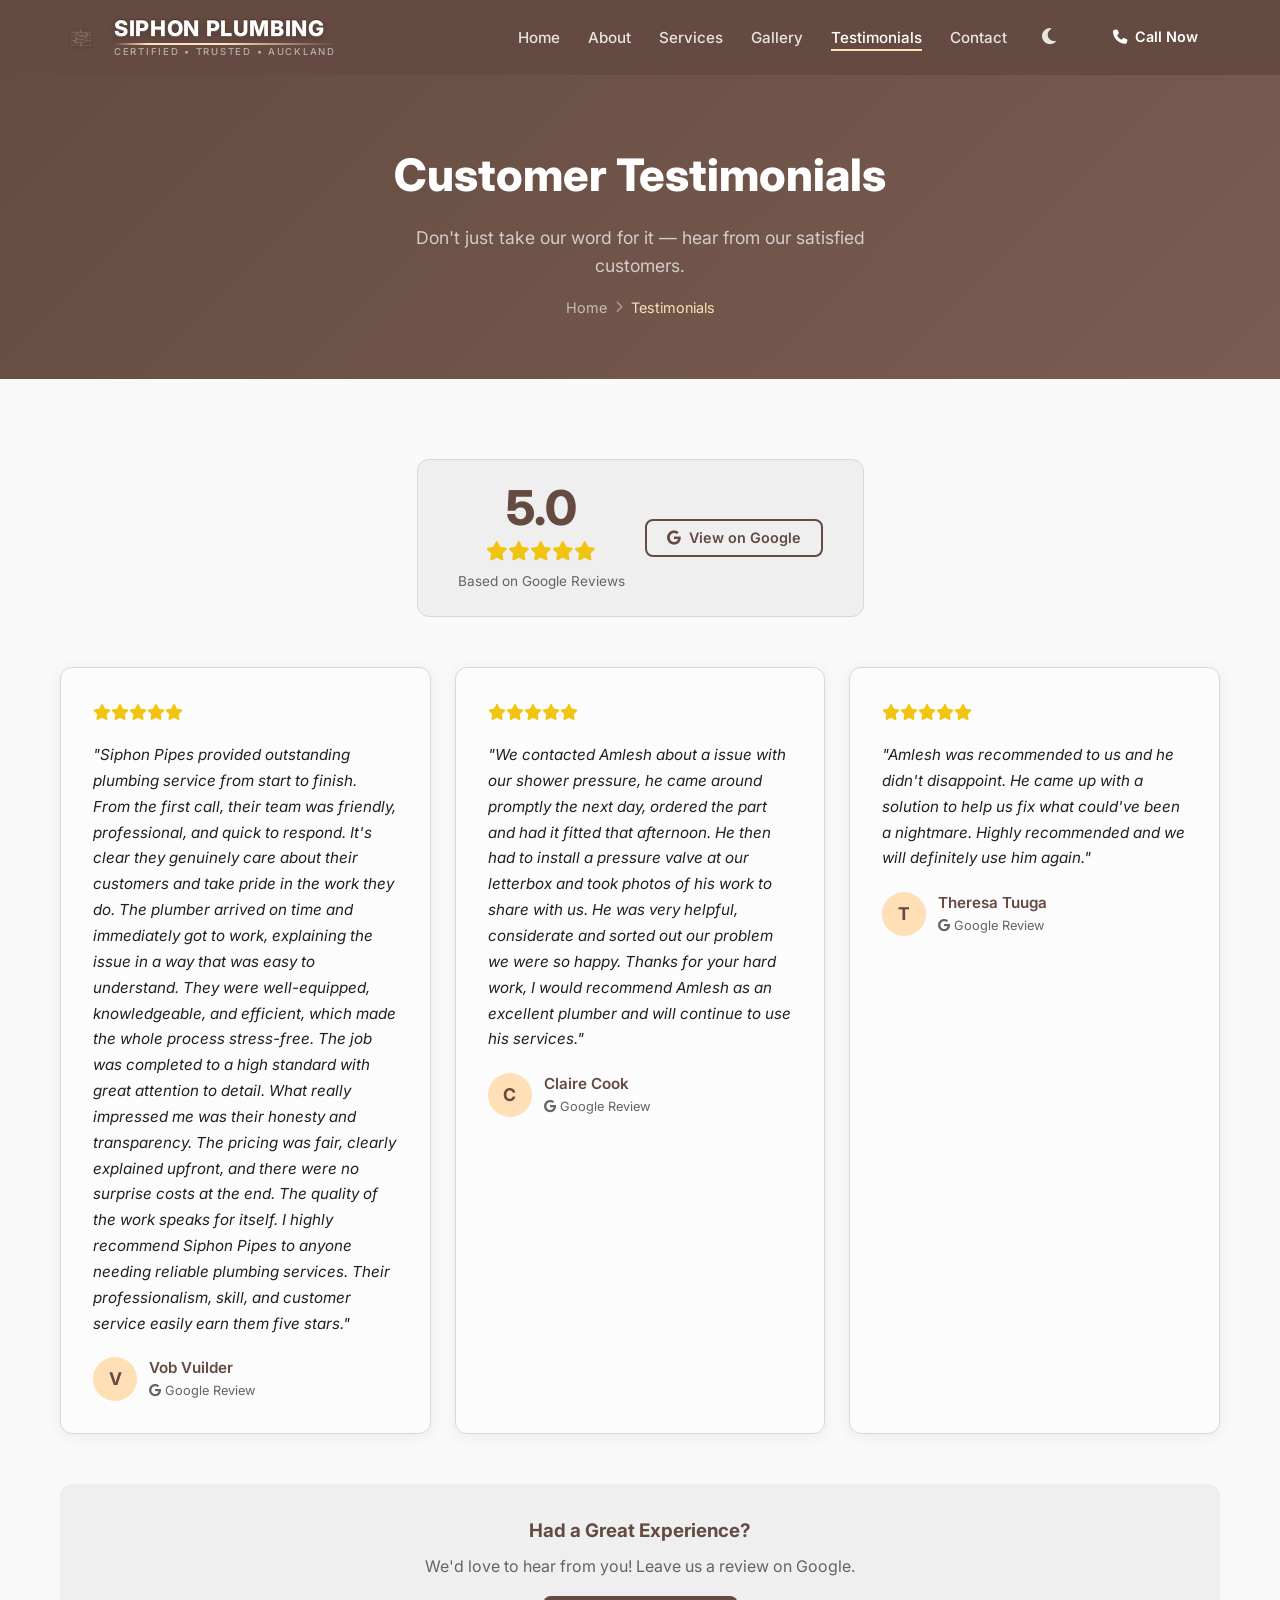
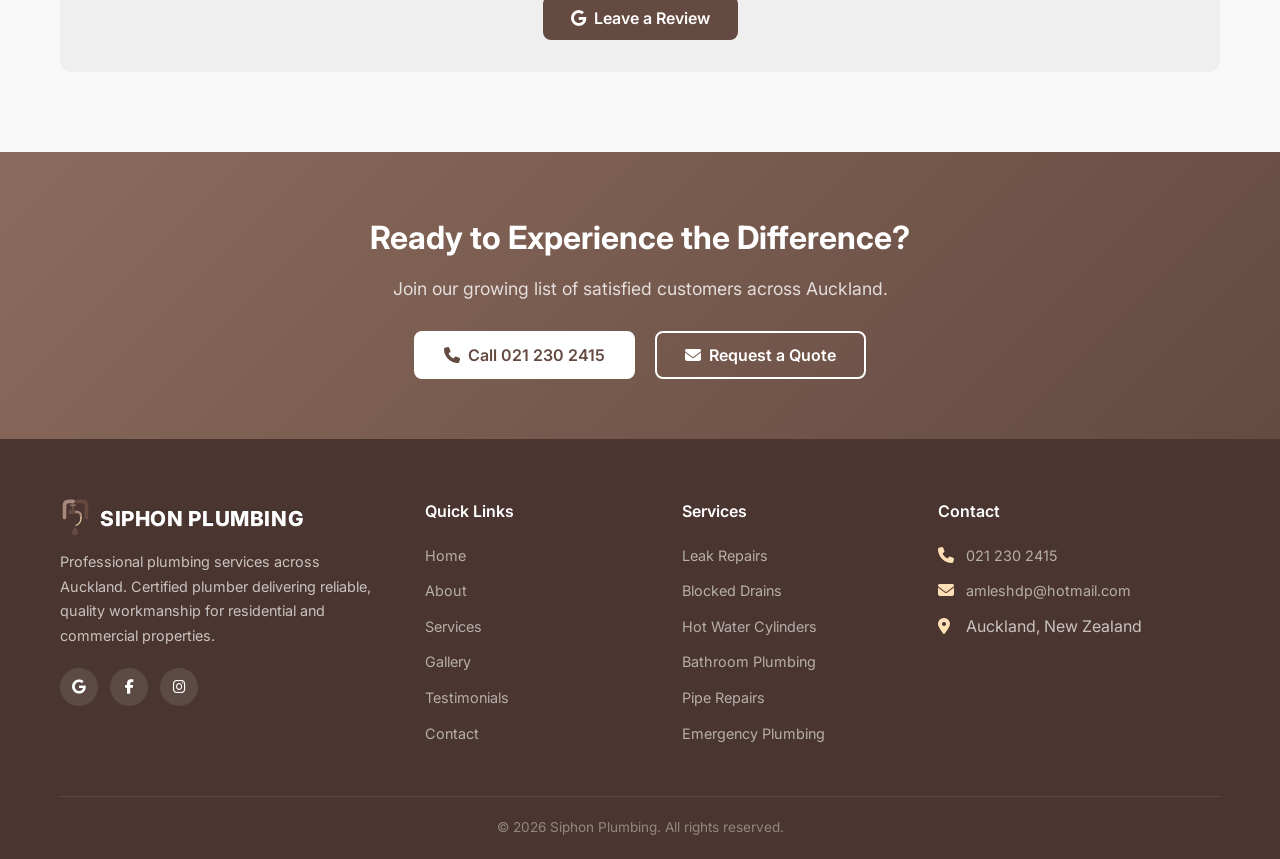
<file: testimonials.html>
<!DOCTYPE html>
<html lang="en">
<head>
  <meta charset="UTF-8">
  <meta name="viewport" content="width=device-width, initial-scale=1.0">
  <title>Testimonials | Siphon Plumbing Auckland</title>
  <meta name="description" content="Read what our customers say about Siphon Plumbing. 5-star Google reviews from satisfied Auckland homeowners and businesses.">
  <meta name="keywords" content="Siphon Plumbing reviews, Auckland plumber reviews, plumber testimonials Auckland">
  <link rel="canonical" href="https://siphonplumbing.co.nz/testimonials.html">
  <meta property="og:title" content="Testimonials | Siphon Plumbing Auckland">
  <meta property="og:description" content="Read what our customers say about Siphon Plumbing.">
  <link rel="preconnect" href="https://fonts.googleapis.com">
  <link rel="preconnect" href="https://fonts.gstatic.com" crossorigin>
  <link href="https://fonts.googleapis.com/css2?family=Inter:wght@400;500;600;700;800&display=swap" rel="stylesheet">
  <link rel="stylesheet" href="https://cdnjs.cloudflare.com/ajax/libs/font-awesome/6.5.1/css/all.min.css">
  <link rel="stylesheet" href="css/styles.css">
  <script>
    (function(){var s=localStorage.getItem('theme');if(s==='dark'||(!s&&window.matchMedia('(prefers-color-scheme: dark)').matches)){document.documentElement.classList.add('dark')}})();
  </script>
</head>
<body>

  <!-- Header -->
  <header class="header">
    <div class="container header__inner">
      <a href="index.html" class="header__logo">
        <div class="logo-icon">
          <img src="pictures/logo-icon.png" alt="Siphon Plumbing">
        </div>
        <div class="logo-text">
          <span class="logo-text__main">Siphon Plumbing</span>
          <span class="logo-text__sub">Certified &bull; Trusted &bull; Auckland</span>
        </div>
      </a>
      <nav class="header__nav">
        <ul class="header__links">
          <li><a href="index.html">Home</a></li>
          <li><a href="about.html">About</a></li>
          <li><a href="services.html">Services</a></li>
          <li><a href="gallery.html">Gallery</a></li>
          <li><a href="testimonials.html" class="active">Testimonials</a></li>
          <li><a href="contact.html">Contact</a></li>
        </ul>
        <button class="theme-toggle" aria-label="Toggle dark mode">
          <i class="fas fa-moon"></i>
          <i class="fas fa-sun"></i>
        </button>
        <div class="header__cta">
          <a href="tel:0212302415" class="btn btn--primary"><i class="fas fa-phone"></i> Call Now</a>
        </div>
      </nav>
      <button class="header__hamburger" aria-label="Toggle navigation">
        <span></span>
        <span></span>
        <span></span>
      </button>
    </div>
  </header>

  <nav class="mobile-nav">
    <a href="index.html">Home</a>
    <a href="about.html">About</a>
    <a href="services.html">Services</a>
    <a href="gallery.html">Gallery</a>
    <a href="testimonials.html" class="active">Testimonials</a>
    <a href="contact.html">Contact</a>
    <button class="theme-toggle" aria-label="Toggle dark mode" style="background:none;border:none;color:rgba(255,255,255,0.85);font-size:1.15rem;cursor:pointer;padding:12px 0;display:flex;align-items:center;gap:8px;width:100%;border-top:1px solid rgba(255,255,255,0.1);">
      <i class="fas fa-moon"></i>
      <i class="fas fa-sun"></i>
      <span style="font-size:1.05rem;font-weight:500;">Toggle Dark Mode</span>
    </button>
    <a href="tel:0212302415" class="btn btn--primary"><i class="fas fa-phone"></i> Call Now</a>
  </nav>

  <!-- Page Banner -->
  <section class="page-banner">
    <div class="container">
      <h1>Customer Testimonials</h1>
      <p>Don't just take our word for it — hear from our satisfied customers.</p>
      <div class="breadcrumb">
        <a href="index.html">Home</a>
        <i class="fas fa-chevron-right"></i>
        <span>Testimonials</span>
      </div>
    </div>
  </section>

  <!-- Overall Rating -->
  <section class="section">
    <div class="container">
      <div style="text-align: center; margin-bottom: 50px;" class="fade-up">
        <div style="display: inline-flex; align-items: center; gap: 20px; background: var(--section-alt); padding: 24px 40px; border-radius: var(--radius-lg); border: 1px solid var(--border);">
          <div>
            <div style="font-size: 3rem; font-weight: 800; color: var(--heading); line-height: 1;">5.0</div>
            <div style="color: #f1c40f; font-size: 1.2rem; margin: 4px 0;">
              <i class="fas fa-star"></i><i class="fas fa-star"></i><i class="fas fa-star"></i><i class="fas fa-star"></i><i class="fas fa-star"></i>
            </div>
            <div style="font-size: 0.85rem; color: var(--charcoal-light);">Based on Google Reviews</div>
          </div>
          <a href="https://maps.app.goo.gl/bJ7UKZkLiNxj65kf9" target="_blank" rel="noopener" class="btn btn--outline btn--small">
            <i class="fab fa-google"></i> View on Google
          </a>
        </div>
      </div>

      <!-- Testimonials Grid -->
      <div class="testimonials-grid">
        <div class="testimonial-card fade-up">
          <div class="testimonial-card__stars">
            <i class="fas fa-star"></i><i class="fas fa-star"></i><i class="fas fa-star"></i><i class="fas fa-star"></i><i class="fas fa-star"></i>
          </div>
          <p class="testimonial-card__text">"Siphon Pipes provided outstanding plumbing service from start to finish. From the first call, their team was friendly, professional, and quick to respond. It's clear they genuinely care about their customers and take pride in the work they do. The plumber arrived on time and immediately got to work, explaining the issue in a way that was easy to understand. They were well-equipped, knowledgeable, and efficient, which made the whole process stress-free. The job was completed to a high standard with great attention to detail. What really impressed me was their honesty and transparency. The pricing was fair, clearly explained upfront, and there were no surprise costs at the end. The quality of the work speaks for itself. I highly recommend Siphon Pipes to anyone needing reliable plumbing services. Their professionalism, skill, and customer service easily earn them five stars."</p>
          <div class="testimonial-card__author">
            <div class="testimonial-card__avatar">V</div>
            <div>
              <div class="testimonial-card__name">Vob Vuilder</div>
              <div class="testimonial-card__source"><i class="fab fa-google"></i> Google Review</div>
            </div>
          </div>
        </div>

        <div class="testimonial-card fade-up">
          <div class="testimonial-card__stars">
            <i class="fas fa-star"></i><i class="fas fa-star"></i><i class="fas fa-star"></i><i class="fas fa-star"></i><i class="fas fa-star"></i>
          </div>
          <p class="testimonial-card__text">"We contacted Amlesh about a issue with our shower pressure, he came around promptly the next day, ordered the part and had it fitted that afternoon. He then had to install a pressure valve at our letterbox and took photos of his work to share with us. He was very helpful, considerate and sorted out our problem we were so happy. Thanks for your hard work, I would recommend Amlesh as an excellent plumber and will continue to use his services."</p>
          <div class="testimonial-card__author">
            <div class="testimonial-card__avatar">C</div>
            <div>
              <div class="testimonial-card__name">Claire Cook</div>
              <div class="testimonial-card__source"><i class="fab fa-google"></i> Google Review</div>
            </div>
          </div>
        </div>

        <div class="testimonial-card fade-up">
          <div class="testimonial-card__stars">
            <i class="fas fa-star"></i><i class="fas fa-star"></i><i class="fas fa-star"></i><i class="fas fa-star"></i><i class="fas fa-star"></i>
          </div>
          <p class="testimonial-card__text">"Amlesh was recommended to us and he didn't disappoint. He came up with a solution to help us fix what could've been a nightmare. Highly recommended and we will definitely use him again."</p>
          <div class="testimonial-card__author">
            <div class="testimonial-card__avatar">T</div>
            <div>
              <div class="testimonial-card__name">Theresa Tuuga</div>
              <div class="testimonial-card__source"><i class="fab fa-google"></i> Google Review</div>
            </div>
          </div>
        </div>
      </div>

      <!-- Leave a Review -->
      <div style="text-align: center; margin-top: 50px; padding: 32px; background: var(--section-alt); border-radius: var(--radius-lg);" class="fade-up">
        <h3 style="color: var(--heading); margin-bottom: 8px;">Had a Great Experience?</h3>
        <p style="color: var(--charcoal-light); margin-bottom: 16px;">We'd love to hear from you! Leave us a review on Google.</p>
        <a href="https://maps.app.goo.gl/bJ7UKZkLiNxj65kf9" target="_blank" rel="noopener" class="btn btn--primary">
          <i class="fab fa-google"></i> Leave a Review
        </a>
      </div>
    </div>
  </section>

  <!-- CTA Banner -->
  <section class="cta-banner">
    <div class="container">
      <h2>Ready to Experience the Difference?</h2>
      <p>Join our growing list of satisfied customers across Auckland.</p>
      <a href="tel:0212302415" class="btn btn--secondary"><i class="fas fa-phone"></i> Call 021 230 2415</a>
      <a href="contact.html" class="btn btn--outline" style="border-color: #fff; color: #fff;"><i class="fas fa-envelope"></i> Request a Quote</a>
    </div>
  </section>

  <!-- Footer -->
  <footer class="footer">
    <div class="container">
      <div class="footer__grid">
        <div class="footer__brand">
          <h3 style="display:flex;align-items:center;gap:10px;">
            <div class="logo-icon">
              <svg viewBox="0 0 100 130" xmlns="http://www.w3.org/2000/svg">
                <path d="M15 62 L15 22 Q15 8 29 8 L44 8" fill="none" stroke="var(--pipe-light)" stroke-width="12" stroke-linecap="round" stroke-linejoin="round"/>
                <path d="M56 8 L74 8 Q88 8 88 22 L88 62" fill="none" stroke="var(--pipe-dark)" stroke-width="12" stroke-linecap="round" stroke-linejoin="round"/>
                <rect x="28" y="36" width="28" height="14" rx="4" fill="var(--pipe-dark)"/>
                <rect x="39" y="26" width="8" height="12" rx="3" fill="var(--pipe-dark)"/>
                <rect x="34" y="18" width="18" height="5" rx="2.5" fill="var(--pipe-mid)"/>
                <rect x="41" y="13" width="4" height="15" rx="2" fill="var(--pipe-mid)"/>
                <circle cx="35" cy="20.5" r="2.5" fill="var(--pipe-mid)"/>
                <circle cx="51" cy="20.5" r="2.5" fill="var(--pipe-mid)"/>
                <path d="M54 43 Q70 43 70 57 L70 63" fill="none" stroke="var(--pipe-light)" stroke-width="7" stroke-linecap="round"/>
                <path d="M70 63 Q70 80 54 88" fill="none" stroke="var(--pipe-water)" stroke-width="4" stroke-linecap="round" opacity="0.85"/>
                <path d="M50 92 L41 106 Q36 118 50 122 Q64 118 59 106 Z" fill="var(--pipe-dark)"/>
              </svg>
            </div>
            <span class="footer__logo-text"><span class="logo-text__main">Siphon Plumbing</span></span>
          </h3>
          <p>Professional plumbing services across Auckland. Certified plumber delivering reliable, quality workmanship for residential and commercial properties.</p>
          <div class="footer__social">
            <a href="https://maps.app.goo.gl/bJ7UKZkLiNxj65kf9" target="_blank" rel="noopener" aria-label="Google Maps"><i class="fab fa-google"></i></a>
            <a href="#" aria-label="Facebook"><i class="fab fa-facebook-f"></i></a>
            <a href="#" aria-label="Instagram"><i class="fab fa-instagram"></i></a>
          </div>
        </div>
        <div class="footer__col">
          <h4>Quick Links</h4>
          <ul>
            <li><a href="index.html">Home</a></li>
            <li><a href="about.html">About</a></li>
            <li><a href="services.html">Services</a></li>
            <li><a href="gallery.html">Gallery</a></li>
            <li><a href="testimonials.html">Testimonials</a></li>
            <li><a href="contact.html">Contact</a></li>
          </ul>
        </div>
        <div class="footer__col">
          <h4>Services</h4>
          <ul>
            <li><a href="services.html">Leak Repairs</a></li>
            <li><a href="services.html">Blocked Drains</a></li>
            <li><a href="services.html">Hot Water Cylinders</a></li>
            <li><a href="services.html">Bathroom Plumbing</a></li>
            <li><a href="services.html">Pipe Repairs</a></li>
            <li><a href="services.html">Emergency Plumbing</a></li>
          </ul>
        </div>
        <div class="footer__col">
          <h4>Contact</h4>
          <ul>
            <li><i class="fas fa-phone"></i> <a href="tel:0212302415">021 230 2415</a></li>
            <li><i class="fas fa-envelope"></i> <a href="mailto:amleshdp@hotmail.com">amleshdp@hotmail.com</a></li>
            <li><i class="fas fa-map-marker-alt"></i> Auckland, New Zealand</li>
          </ul>
        </div>
      </div>
      <div class="footer__bottom">
        &copy; 2026 Siphon Plumbing. All rights reserved.
      </div>
    </div>
  </footer>

  <div class="sticky-call">
    <a href="tel:0212302415"><i class="fas fa-phone"></i> Call 021 230 2415</a>
  </div>

  <script src="js/main.js"></script>
</body>
</html>
</file>
<file: css/styles.css>
:root {
  --navy: #644a40;
  --navy-light: #7a5d52;
  --navy-dark: #4a3530;
  --white: #ffffff;
  --page-bg: #f9f9f9;
  --card-bg: #fcfcfc;
  --section-alt: #efefef;
  --heading: #644a40;
  --charcoal: #202020;
  --charcoal-light: #646464;
  --accent: #644a40;
  --accent-hover: #4a3530;
  --accent-light: #ffdfb5;
  --primary-fg: #ffffff;
  --steel: #b5b5b5;
  --border: #d8d8d8;
  --success: #22c55e;
  --shadow: 0 2px 15px rgba(0, 0, 0, 0.06);
  --shadow-lg: 0 10px 40px rgba(0, 0, 0, 0.1);
  --radius: 0.5rem;
  --radius-lg: 0.75rem;
  --transition: all 0.3s ease;
  --font: 'Inter', -apple-system, BlinkMacSystemFont, 'Segoe UI', sans-serif;
  --max-width: 1200px;
}

html.dark {
  --navy: #1a1a1a;
  --navy-light: #2a2a2a;
  --navy-dark: #111111;
  --page-bg: #111111;
  --card-bg: #191919;
  --section-alt: #222222;
  --heading: #eeeeee;
  --charcoal: #eeeeee;
  --charcoal-light: #b4b4b4;
  --accent: #ffe0c2;
  --accent-hover: #ffd4ab;
  --accent-light: #393028;
  --primary-fg: #111111;
  --steel: #484848;
  --border: #2a2a2a;
  --shadow: 0 2px 15px rgba(0, 0, 0, 0.2);
  --shadow-lg: 0 10px 40px rgba(0, 0, 0, 0.3);
}

*,
*::before,
*::after {
  margin: 0;
  padding: 0;
  box-sizing: border-box;
}

html {
  scroll-behavior: smooth;
  scroll-padding-top: 80px;
}

body {
  font-family: var(--font);
  color: var(--charcoal);
  background-color: var(--page-bg);
  line-height: 1.6;
  -webkit-font-smoothing: antialiased;
  overflow-x: hidden;
  transition: background-color 0.3s ease, color 0.3s ease;
}

a {
  text-decoration: none;
  color: inherit;
  transition: var(--transition);
}

ul {
  list-style: none;
}

img {
  max-width: 100%;
  height: auto;
  display: block;
}

.container {
  max-width: var(--max-width);
  margin: 0 auto;
  padding: 0 20px;
}

.section {
  padding: 80px 0;
}

.section--grey {
  background: var(--section-alt);
}

.section--navy {
  background: var(--navy);
  color: var(--white);
}

.section-header {
  text-align: center;
  margin-bottom: 50px;
}

.section-header h2 {
  font-size: 2.2rem;
  font-weight: 700;
  color: var(--heading);
  margin-bottom: 12px;
}

.section--navy .section-header h2 {
  color: var(--white);
}

.section-header p {
  font-size: 1.1rem;
  color: var(--charcoal-light);
  max-width: 600px;
  margin: 0 auto;
}

.section--navy .section-header p {
  color: var(--steel);
}

.section-header .accent-line {
  width: 60px;
  height: 3px;
  background: var(--accent);
  margin: 16px auto 0;
  border-radius: 2px;
}

/* ===== Buttons ===== */

.btn {
  display: inline-flex;
  align-items: center;
  gap: 8px;
  padding: 14px 28px;
  font-size: 1rem;
  font-weight: 600;
  font-family: var(--font);
  border: none;
  border-radius: var(--radius);
  cursor: pointer;
  transition: var(--transition);
  text-align: center;
  line-height: 1;
}

.btn--primary {
  background: var(--accent);
  color: var(--primary-fg);
}

.btn--primary:hover {
  background: var(--accent-hover);
  transform: translateY(-2px);
  box-shadow: 0 4px 15px rgba(100, 74, 64, 0.3);
}

html.dark .btn--primary:hover {
  box-shadow: 0 4px 15px rgba(255, 224, 194, 0.2);
}

.btn--secondary {
  background: var(--white);
  color: var(--heading);
  border: 2px solid var(--white);
}

.btn--secondary:hover {
  background: transparent;
  color: var(--white);
}

html.dark .btn--secondary {
  background: rgba(255, 255, 255, 0.1);
  color: var(--accent);
  border-color: var(--accent);
}

html.dark .btn--secondary:hover {
  background: var(--accent);
  color: var(--primary-fg);
}

.btn--outline {
  background: transparent;
  color: var(--accent);
  border: 2px solid var(--accent);
}

.btn--outline:hover {
  background: var(--accent);
  color: var(--primary-fg);
}

.btn--navy {
  background: var(--navy);
  color: var(--white);
}

.btn--navy:hover {
  background: var(--navy-light);
  transform: translateY(-2px);
}

.btn--small {
  padding: 10px 20px;
  font-size: 0.9rem;
}

/* ===== Header ===== */

.header {
  position: fixed;
  top: 0;
  left: 0;
  right: 0;
  z-index: 1000;
  background: var(--navy);
  transition: var(--transition);
}

.header--scrolled {
  box-shadow: 0 2px 20px rgba(0, 0, 0, 0.15);
}

.header__inner {
  display: flex;
  align-items: center;
  justify-content: space-between;
  height: 75px;
}

.header__logo {
  display: flex;
  align-items: center;
  gap: 12px;
  color: var(--white);
  font-size: 1.4rem;
  font-weight: 800;
  letter-spacing: -0.02em;
  position: relative;
}

.header__logo:hover {
  opacity: 0.95;
}

.logo-icon {
  width: 42px;
  flex-shrink: 0;
  --pipe-dark: #644a40;
  --pipe-mid: #8b7065;
  --pipe-light: #a8897e;
  --pipe-water: #ffdfb5;
}

html.dark .logo-icon {
  --pipe-dark: #ffe0c2;
  --pipe-mid: #ffd4ab;
  --pipe-light: #ccb09e;
  --pipe-water: #ffe0c2;
}

.logo-icon svg,
.logo-icon img {
  width: 100%;
  height: auto;
  display: block;
  object-fit: contain;
}

.logo-icon img {
  filter: drop-shadow(0 1px 2px rgba(0,0,0,0.15));
}

.logo-text {
  display: flex;
  flex-direction: column;
  line-height: 1;
  gap: 2px;
}

.logo-text__main {
  font-size: 1.35rem;
  font-weight: 800;
  letter-spacing: 0.03em;
  text-transform: uppercase;
  text-shadow:
    0 1px 0 rgba(255, 255, 255, 0.15),
    0 -1px 0 rgba(0, 0, 0, 0.3),
    0 2px 6px rgba(0, 0, 0, 0.2);
  position: relative;
  padding-bottom: 5px;
}

.logo-text__main::after {
  content: '';
  position: absolute;
  bottom: 0;
  left: 0;
  right: 0;
  height: 2px;
  background: linear-gradient(
    90deg,
    transparent 0%,
    var(--accent-light) 15%,
    var(--accent-light) 50%,
    transparent 100%
  );
  border-radius: 2px;
}

html.dark .logo-text__main::after {
  background: linear-gradient(
    90deg,
    transparent 0%,
    var(--accent) 15%,
    var(--accent) 50%,
    transparent 100%
  );
}

.logo-text__sub {
  font-size: 0.6rem;
  font-weight: 500;
  letter-spacing: 0.18em;
  text-transform: uppercase;
  color: rgba(255, 255, 255, 0.55);
}

/* Footer logo */
.footer__logo-text {
  display: inline;
}

.footer__logo-text .logo-text__main {
  font-size: 1.3rem;
  display: inline;
  padding-bottom: 0;
  text-shadow:
    0 1px 0 rgba(255, 255, 255, 0.1),
    0 -1px 0 rgba(0, 0, 0, 0.4);
}

.footer__logo-text .logo-text__main::after {
  display: none;
}

.footer .logo-icon {
  width: 30px;
}

.header__nav {
  display: flex;
  align-items: center;
  gap: 24px;
}

.header__links {
  display: flex;
  gap: 28px;
}

.header__links a {
  color: rgba(255, 255, 255, 0.85);
  font-size: 0.95rem;
  font-weight: 500;
  position: relative;
}

.header__links a::after {
  content: '';
  position: absolute;
  bottom: -4px;
  left: 0;
  width: 0;
  height: 2px;
  background: var(--accent-light);
  transition: var(--transition);
}

html.dark .header__links a::after {
  background: var(--accent);
}

.header__links a:hover,
.header__links a.active {
  color: var(--white);
}

.header__links a:hover::after,
.header__links a.active::after {
  width: 100%;
}

.header__cta .btn {
  padding: 10px 22px;
  font-size: 0.9rem;
}

/* Dark mode toggle */

.theme-toggle {
  background: none;
  border: none;
  color: rgba(255, 255, 255, 0.85);
  font-size: 1.15rem;
  cursor: pointer;
  padding: 6px;
  border-radius: 50%;
  transition: var(--transition);
  display: flex;
  align-items: center;
  justify-content: center;
  width: 36px;
  height: 36px;
}

.theme-toggle:hover {
  background: rgba(255, 255, 255, 0.1);
  color: var(--white);
}

.theme-toggle .fa-sun {
  display: none;
}

html.dark .theme-toggle .fa-moon {
  display: none;
}

html.dark .theme-toggle .fa-sun {
  display: inline;
  color: var(--accent);
}

.header__hamburger {
  display: none;
  flex-direction: column;
  gap: 5px;
  background: none;
  border: none;
  cursor: pointer;
  padding: 5px;
}

.header__hamburger span {
  width: 24px;
  height: 2px;
  background: var(--white);
  transition: var(--transition);
  border-radius: 2px;
}

.header__hamburger.active span:nth-child(1) {
  transform: rotate(45deg) translate(5px, 5px);
}

.header__hamburger.active span:nth-child(2) {
  opacity: 0;
}

.header__hamburger.active span:nth-child(3) {
  transform: rotate(-45deg) translate(5px, -5px);
}

/* ===== Mobile Nav ===== */

.mobile-nav {
  display: none;
  position: fixed;
  top: 75px;
  left: 0;
  right: 0;
  background: var(--navy-dark);
  padding: 20px;
  z-index: 999;
  transform: translateY(-100%);
  opacity: 0;
  transition: var(--transition);
}

.mobile-nav.active {
  transform: translateY(0);
  opacity: 1;
}

.mobile-nav a {
  display: block;
  color: rgba(255, 255, 255, 0.85);
  padding: 12px 0;
  font-size: 1.05rem;
  font-weight: 500;
  border-bottom: 1px solid rgba(255, 255, 255, 0.1);
}

.mobile-nav a:last-child {
  border-bottom: none;
}

.mobile-nav a:hover,
.mobile-nav a.active {
  color: var(--accent-light);
}

html.dark .mobile-nav a:hover,
html.dark .mobile-nav a.active {
  color: var(--accent);
}

.mobile-nav .btn {
  margin-top: 15px;
  width: 100%;
  justify-content: center;
}

/* ===== Hero ===== */

.hero {
  position: relative;
  min-height: 100vh;
  display: flex;
  align-items: center;
  background: linear-gradient(135deg, var(--navy) 0%, var(--navy-light) 50%, #8b6b5d 100%);
  padding-top: 75px;
  overflow: hidden;
}

html.dark .hero {
  background: linear-gradient(135deg, #111111 0%, #1a1a1a 50%, #393028 100%);
}

.hero::before {
  content: '';
  position: absolute;
  top: 0;
  left: 0;
  right: 0;
  bottom: 0;
  background-image: url('../pictures/plumbing-background.png');
  background-size: cover;
  background-position: center;
  opacity: 0.15;
  pointer-events: none;
}

html.dark .hero::before {
  opacity: 0.18;
}

.hero__content {
  position: relative;
  z-index: 1;
  max-width: 700px;
}

.hero__badge {
  display: inline-flex;
  align-items: center;
  gap: 8px;
  background: rgba(255, 255, 255, 0.1);
  backdrop-filter: blur(10px);
  padding: 8px 18px;
  border-radius: 50px;
  color: var(--accent-light);
  font-size: 0.9rem;
  font-weight: 500;
  margin-bottom: 24px;
}

html.dark .hero__badge {
  color: var(--accent);
}

.hero h1 {
  font-size: 3.2rem;
  font-weight: 800;
  color: var(--white);
  line-height: 1.15;
  margin-bottom: 20px;
}

.hero h1 span {
  color: var(--accent-light);
}

html.dark .hero h1 span {
  color: var(--accent);
}

.hero p {
  font-size: 1.2rem;
  color: rgba(255, 255, 255, 0.8);
  margin-bottom: 32px;
  max-width: 550px;
  line-height: 1.7;
}

.hero__buttons {
  display: flex;
  gap: 16px;
  flex-wrap: wrap;
}

.hero__stats {
  display: flex;
  gap: 40px;
  margin-top: 50px;
  padding-top: 30px;
  border-top: 1px solid rgba(255, 255, 255, 0.15);
}

.hero__stat h3 {
  font-size: 2rem;
  font-weight: 700;
  color: var(--white);
}

.hero__stat p {
  font-size: 0.9rem;
  color: rgba(255, 255, 255, 0.6);
  margin-bottom: 0;
}

/* ===== Quick Contact Bar ===== */

.quick-contact {
  background: var(--card-bg);
  box-shadow: var(--shadow);
  border-bottom: 1px solid var(--border);
}

.quick-contact__inner {
  display: flex;
  justify-content: center;
  align-items: center;
  gap: 40px;
  padding: 16px 0;
  flex-wrap: wrap;
}

.quick-contact__item {
  display: flex;
  align-items: center;
  gap: 10px;
  color: var(--charcoal);
  font-weight: 500;
}

.quick-contact__item i {
  color: var(--accent);
  font-size: 1.1rem;
}

.quick-contact__item a {
  color: var(--heading);
  font-weight: 600;
}

.quick-contact__item a:hover {
  color: var(--accent);
}

/* ===== Services Grid ===== */

.services-grid {
  display: grid;
  grid-template-columns: repeat(3, 1fr);
  gap: 24px;
}

.service-card {
  background: var(--card-bg);
  border-radius: var(--radius-lg);
  padding: 36px 28px;
  text-align: center;
  box-shadow: var(--shadow);
  transition: var(--transition);
  border: 1px solid var(--border);
}

.service-card:hover {
  transform: translateY(-6px);
  box-shadow: var(--shadow-lg);
  border-color: var(--accent);
}

.service-card__icon {
  width: 70px;
  height: 70px;
  border-radius: 50%;
  background: var(--accent-light);
  display: flex;
  align-items: center;
  justify-content: center;
  margin: 0 auto 20px;
  transition: var(--transition);
}

.service-card:hover .service-card__icon {
  background: var(--accent);
}

.service-card__icon i {
  font-size: 1.6rem;
  color: var(--accent);
  transition: var(--transition);
}

.service-card:hover .service-card__icon i {
  color: var(--primary-fg);
}

.service-card h3 {
  font-size: 1.15rem;
  font-weight: 600;
  color: var(--heading);
  margin-bottom: 10px;
}

.service-card p {
  font-size: 0.95rem;
  color: var(--charcoal-light);
  line-height: 1.6;
}

/* ===== Why Choose Us ===== */

.why-grid {
  display: grid;
  grid-template-columns: repeat(2, 1fr);
  gap: 40px;
  align-items: center;
}

.why-content h2 {
  font-size: 2.2rem;
  font-weight: 700;
  color: var(--heading);
  margin-bottom: 16px;
}

.why-content > p {
  color: var(--charcoal-light);
  margin-bottom: 30px;
  font-size: 1.05rem;
}

.why-list {
  display: flex;
  flex-direction: column;
  gap: 18px;
}

.why-item {
  display: flex;
  gap: 14px;
  align-items: flex-start;
}

.why-item__icon {
  width: 36px;
  height: 36px;
  min-width: 36px;
  border-radius: 50%;
  background: var(--accent-light);
  display: flex;
  align-items: center;
  justify-content: center;
}

.why-item__icon i {
  color: var(--accent);
  font-size: 0.85rem;
}

.why-item h4 {
  font-size: 1rem;
  font-weight: 600;
  color: var(--heading);
  margin-bottom: 2px;
}

.why-item p {
  font-size: 0.9rem;
  color: var(--charcoal-light);
}

.why-image {
  position: relative;
  border-radius: var(--radius-lg);
  overflow: hidden;
  aspect-ratio: 4/3;
  background: linear-gradient(135deg, var(--accent-light), var(--section-alt));
  display: flex;
  align-items: center;
  justify-content: center;
}

.why-image i {
  font-size: 5rem;
  color: var(--accent);
  opacity: 0.3;
}

/* ===== Testimonials ===== */

.testimonials-grid {
  display: grid;
  grid-template-columns: repeat(3, 1fr);
  gap: 24px;
}

.testimonial-card {
  background: var(--card-bg);
  border-radius: var(--radius-lg);
  padding: 32px;
  box-shadow: var(--shadow);
  border: 1px solid var(--border);
  transition: var(--transition);
}

.testimonial-card:hover {
  box-shadow: var(--shadow-lg);
}

.testimonial-card__stars {
  color: #f1c40f;
  margin-bottom: 16px;
  font-size: 1rem;
}

.testimonial-card__text {
  font-size: 0.95rem;
  color: var(--charcoal);
  line-height: 1.7;
  margin-bottom: 20px;
  font-style: italic;
}

.testimonial-card__author {
  display: flex;
  align-items: center;
  gap: 12px;
}

.testimonial-card__avatar {
  width: 44px;
  height: 44px;
  border-radius: 50%;
  background: var(--accent-light);
  display: flex;
  align-items: center;
  justify-content: center;
  font-weight: 700;
  color: var(--accent);
  font-size: 1.1rem;
}

.testimonial-card__name {
  font-weight: 600;
  color: var(--heading);
  font-size: 0.95rem;
}

.testimonial-card__source {
  font-size: 0.8rem;
  color: var(--charcoal-light);
}

/* ===== Gallery ===== */

.gallery-grid {
  display: grid;
  grid-template-columns: repeat(3, 1fr);
  gap: 16px;
}

.gallery-item {
  position: relative;
  border-radius: var(--radius);
  overflow: hidden;
  aspect-ratio: 4/3;
  background: var(--section-alt);
  display: flex;
  align-items: center;
  justify-content: center;
  cursor: pointer;
  transition: var(--transition);
  border: 1px solid var(--border);
}

.gallery-item img {
  width: 100%;
  height: 100%;
  object-fit: cover;
}

.gallery-item__placeholder {
  text-align: center;
  color: var(--steel);
}

.gallery-item__placeholder i {
  font-size: 2.5rem;
  margin-bottom: 10px;
  opacity: 0.5;
}

.gallery-item__placeholder p {
  font-size: 0.85rem;
  font-weight: 500;
}

.gallery-item__overlay {
  position: absolute;
  inset: 0;
  background: rgba(100, 74, 64, 0.7);
  display: flex;
  align-items: center;
  justify-content: center;
  opacity: 0;
  transition: var(--transition);
}

html.dark .gallery-item__overlay {
  background: rgba(0, 0, 0, 0.6);
}

.gallery-item:hover .gallery-item__overlay {
  opacity: 1;
}

.gallery-item__overlay i {
  color: var(--white);
  font-size: 1.8rem;
}

/* ===== FAQ ===== */

.faq-list {
  max-width: 800px;
  margin: 0 auto;
}

.faq-item {
  background: var(--card-bg);
  border-radius: var(--radius);
  margin-bottom: 12px;
  box-shadow: var(--shadow);
  border: 1px solid var(--border);
  overflow: hidden;
  transition: var(--transition);
}

.faq-item.active {
  border-color: var(--accent);
}

.faq-question {
  display: flex;
  align-items: center;
  justify-content: space-between;
  padding: 20px 24px;
  cursor: pointer;
  font-weight: 600;
  color: var(--heading);
  gap: 16px;
  transition: var(--transition);
  background: none;
  border: none;
  width: 100%;
  text-align: left;
  font-size: 1rem;
  font-family: var(--font);
}

.faq-question:hover {
  color: var(--accent);
}

.faq-question i {
  transition: var(--transition);
  font-size: 0.9rem;
  min-width: 20px;
  text-align: center;
}

.faq-item.active .faq-question i {
  transform: rotate(180deg);
}

.faq-answer {
  max-height: 0;
  overflow: hidden;
  transition: max-height 0.3s ease;
}

.faq-answer__inner {
  padding: 0 24px 20px;
  color: var(--charcoal-light);
  line-height: 1.7;
}

/* ===== Contact Form ===== */

.contact-grid {
  display: grid;
  grid-template-columns: 1fr 1.2fr;
  gap: 40px;
}

.contact-info {
  display: flex;
  flex-direction: column;
  gap: 24px;
}

.contact-info__item {
  display: flex;
  gap: 16px;
  align-items: flex-start;
}

.contact-info__icon {
  width: 50px;
  height: 50px;
  min-width: 50px;
  border-radius: var(--radius);
  background: var(--accent-light);
  display: flex;
  align-items: center;
  justify-content: center;
}

.contact-info__icon i {
  color: var(--accent);
  font-size: 1.2rem;
}

.contact-info__text h4 {
  font-weight: 600;
  color: var(--heading);
  margin-bottom: 4px;
}

.contact-info__text p,
.contact-info__text a {
  color: var(--charcoal-light);
  font-size: 0.95rem;
}

.contact-info__text a:hover {
  color: var(--accent);
}

.contact-form {
  background: var(--card-bg);
  padding: 36px;
  border-radius: var(--radius-lg);
  box-shadow: var(--shadow);
  border: 1px solid var(--border);
}

.contact-form h3 {
  font-size: 1.4rem;
  font-weight: 700;
  color: var(--heading);
  margin-bottom: 24px;
}

.form-row {
  display: grid;
  grid-template-columns: 1fr 1fr;
  gap: 16px;
}

.form-group {
  margin-bottom: 16px;
}

.form-group label {
  display: block;
  font-size: 0.9rem;
  font-weight: 600;
  color: var(--heading);
  margin-bottom: 6px;
}

.form-group input,
.form-group select,
.form-group textarea {
  width: 100%;
  padding: 12px 16px;
  border: 1px solid var(--border);
  border-radius: var(--radius);
  font-family: var(--font);
  font-size: 0.95rem;
  color: var(--charcoal);
  transition: var(--transition);
  background: var(--page-bg);
}

.form-group input:focus,
.form-group select:focus,
.form-group textarea:focus {
  outline: none;
  border-color: var(--accent);
  box-shadow: 0 0 0 3px rgba(100, 74, 64, 0.1);
  background: var(--card-bg);
}

html.dark .form-group input:focus,
html.dark .form-group select:focus,
html.dark .form-group textarea:focus {
  box-shadow: 0 0 0 3px rgba(255, 224, 194, 0.1);
}

.form-group textarea {
  resize: vertical;
  min-height: 120px;
}

.form-group select {
  appearance: none;
  background-image: url("data:image/svg+xml,%3Csvg xmlns='http://www.w3.org/2000/svg' width='12' height='12' viewBox='0 0 12 12'%3E%3Cpath fill='%23646464' d='M6 8L1 3h10z'/%3E%3C/svg%3E");
  background-repeat: no-repeat;
  background-position: right 16px center;
  padding-right: 40px;
}

.form-success {
  display: none;
  text-align: center;
  padding: 40px 20px;
}

.form-success.active {
  display: block;
}

.form-success i {
  font-size: 3rem;
  color: var(--success);
  margin-bottom: 16px;
}

.form-success h3 {
  color: var(--heading);
  margin-bottom: 8px;
}

.form-success p {
  color: var(--charcoal-light);
}

/* ===== Map ===== */

.map-section iframe {
  width: 100%;
  height: 400px;
  border: none;
  border-radius: var(--radius-lg);
}

/* ===== CTA Banner ===== */

.cta-banner {
  background: linear-gradient(135deg, #8b6b5d 0%, var(--navy) 100%);
  padding: 60px 0;
  text-align: center;
}

html.dark .cta-banner {
  background: linear-gradient(135deg, #393028 0%, #111111 100%);
}

.cta-banner h2 {
  font-size: 2rem;
  font-weight: 700;
  color: var(--white);
  margin-bottom: 12px;
}

.cta-banner p {
  font-size: 1.1rem;
  color: rgba(255, 255, 255, 0.8);
  margin-bottom: 28px;
}

.cta-banner .btn {
  margin: 0 8px;
}

/* ===== About Page ===== */

.about-intro {
  display: grid;
  grid-template-columns: 1fr 1fr;
  gap: 50px;
  align-items: center;
}

.about-intro__content h2 {
  font-size: 2rem;
  font-weight: 700;
  color: var(--heading);
  margin-bottom: 16px;
}

.about-intro__content p {
  color: var(--charcoal-light);
  margin-bottom: 16px;
  line-height: 1.7;
}

.about-intro__image {
  border-radius: var(--radius-lg);
  overflow: hidden;
  aspect-ratio: 1;
  background: linear-gradient(135deg, var(--accent-light), var(--section-alt));
  display: flex;
  align-items: center;
  justify-content: center;
}

.about-intro__image i {
  font-size: 6rem;
  color: var(--accent);
  opacity: 0.25;
}

.values-grid {
  display: grid;
  grid-template-columns: repeat(4, 1fr);
  gap: 24px;
}

.value-card {
  text-align: center;
  padding: 32px 20px;
  background: var(--card-bg);
  border-radius: var(--radius-lg);
  box-shadow: var(--shadow);
  border: 1px solid var(--border);
  transition: var(--transition);
}

.value-card:hover {
  transform: translateY(-4px);
  box-shadow: var(--shadow-lg);
}

.value-card i {
  font-size: 2rem;
  color: var(--accent);
  margin-bottom: 16px;
}

.value-card h3 {
  font-size: 1.1rem;
  font-weight: 600;
  color: var(--heading);
  margin-bottom: 8px;
}

.value-card p {
  font-size: 0.9rem;
  color: var(--charcoal-light);
}

/* ===== Services Detail Page ===== */

.service-detail {
  display: grid;
  grid-template-columns: 1fr 1fr;
  gap: 50px;
  align-items: start;
  padding: 40px 0;
  border-bottom: 1px solid var(--border);
}

.service-detail:last-child {
  border-bottom: none;
}

.service-detail--reverse {
  direction: rtl;
}

.service-detail--reverse > * {
  direction: ltr;
}

.service-detail__content h2 {
  font-size: 1.8rem;
  font-weight: 700;
  color: var(--heading);
  margin-bottom: 12px;
}

.service-detail__content > p {
  color: var(--charcoal-light);
  margin-bottom: 20px;
  line-height: 1.7;
}

.service-detail__list {
  margin-bottom: 24px;
}

.service-detail__list li {
  display: flex;
  align-items: center;
  gap: 10px;
  padding: 8px 0;
  color: var(--charcoal);
}

.service-detail__list li i {
  color: var(--accent);
  font-size: 0.85rem;
}

.service-detail__image {
  border-radius: var(--radius-lg);
  aspect-ratio: 4/3;
  background: var(--section-alt);
  display: flex;
  align-items: center;
  justify-content: center;
  border: 1px solid var(--border);
  overflow: hidden;
  position: relative;
  box-shadow: var(--shadow);
  transition: var(--transition);
}

.service-detail:hover .service-detail__image {
  box-shadow: var(--shadow-lg);
  border-color: var(--accent);
}

.service-detail__image img {
  width: 100%;
  height: 100%;
  object-fit: cover;
  object-position: center;
  transition: transform 0.5s ease;
}

.service-detail:hover .service-detail__image img {
  transform: scale(1.04);
}

.service-detail__image i {
  font-size: 4rem;
  color: var(--accent);
  opacity: 0.25;
}

/* ===== Page Banner ===== */

.page-banner {
  background: linear-gradient(135deg, var(--navy) 0%, var(--navy-light) 100%);
  padding: 140px 0 60px;
  text-align: center;
}

html.dark .page-banner {
  background: linear-gradient(135deg, #111111 0%, #1a1a1a 100%);
}

.page-banner h1 {
  font-size: 2.8rem;
  font-weight: 800;
  color: var(--white);
  margin-bottom: 12px;
}

.page-banner p {
  font-size: 1.1rem;
  color: rgba(255, 255, 255, 0.7);
  max-width: 500px;
  margin: 0 auto;
}

.breadcrumb {
  display: flex;
  align-items: center;
  justify-content: center;
  gap: 8px;
  margin-top: 16px;
  font-size: 0.9rem;
}

.breadcrumb a {
  color: rgba(255, 255, 255, 0.6);
}

.breadcrumb a:hover {
  color: var(--white);
}

.breadcrumb span {
  color: var(--accent-light);
}

html.dark .breadcrumb span {
  color: var(--accent);
}

.breadcrumb i {
  color: rgba(255, 255, 255, 0.4);
  font-size: 0.75rem;
}

/* ===== Footer ===== */

.footer {
  background: var(--navy-dark);
  color: rgba(255, 255, 255, 0.7);
  padding: 60px 0 0;
}

.footer__grid {
  display: grid;
  grid-template-columns: 1.5fr 1fr 1fr 1.3fr;
  gap: 40px;
  padding-bottom: 40px;
  border-bottom: 1px solid rgba(255, 255, 255, 0.1);
}

.footer__brand h3 {
  font-size: 1.3rem;
  font-weight: 700;
  color: var(--white);
  margin-bottom: 12px;
  display: flex;
  align-items: center;
  gap: 8px;
}

.footer__brand h3 i {
  color: var(--accent-light);
}

html.dark .footer__brand h3 i {
  color: var(--accent);
}

.footer__brand p {
  font-size: 0.9rem;
  line-height: 1.7;
  margin-bottom: 20px;
}

.footer__social {
  display: flex;
  gap: 12px;
}

.footer__social a {
  width: 38px;
  height: 38px;
  border-radius: 50%;
  background: rgba(255, 255, 255, 0.1);
  display: flex;
  align-items: center;
  justify-content: center;
  color: var(--white);
  font-size: 0.9rem;
  transition: var(--transition);
}

.footer__social a:hover {
  background: var(--accent);
  color: var(--primary-fg);
}

.footer__col h4 {
  color: var(--white);
  font-size: 1rem;
  font-weight: 600;
  margin-bottom: 18px;
}

.footer__col ul li {
  margin-bottom: 10px;
}

.footer__col ul a {
  font-size: 0.9rem;
  color: rgba(255, 255, 255, 0.6);
}

.footer__col ul a:hover {
  color: var(--accent-light);
}

html.dark .footer__col ul a:hover {
  color: var(--accent);
}

.footer__col ul li i {
  margin-right: 8px;
  color: var(--accent-light);
  width: 16px;
}

html.dark .footer__col ul li i {
  color: var(--accent);
}

.footer__bottom {
  padding: 20px 0;
  text-align: center;
  font-size: 0.85rem;
  color: rgba(255, 255, 255, 0.4);
}

/* ===== Sticky Call Button (Mobile) ===== */

.sticky-call {
  display: none;
  position: fixed;
  bottom: 0;
  left: 0;
  right: 0;
  z-index: 998;
  background: var(--accent);
  padding: 12px 20px;
  box-shadow: 0 -4px 20px rgba(0, 0, 0, 0.15);
}

.sticky-call a {
  display: flex;
  align-items: center;
  justify-content: center;
  gap: 10px;
  color: var(--primary-fg);
  font-size: 1.1rem;
  font-weight: 700;
}

.sticky-call a i {
  font-size: 1.2rem;
}

/* ===== Inline style helpers ===== */

.text-heading { color: var(--heading) !important; }
.text-muted { color: var(--charcoal-light) !important; }
.bg-card { background: var(--card-bg) !important; }
.bg-section-alt { background: var(--section-alt) !important; }

/* ===== Scroll Animations ===== */

.fade-up {
  opacity: 0;
  transform: translateY(30px);
  transition: opacity 0.6s ease, transform 0.6s ease;
}

.fade-up.visible {
  opacity: 1;
  transform: translateY(0);
}

/* ===== Responsive ===== */

@media (max-width: 1024px) {
  .services-grid {
    grid-template-columns: repeat(2, 1fr);
  }

  .testimonials-grid {
    grid-template-columns: repeat(2, 1fr);
  }

  .footer__grid {
    grid-template-columns: 1fr 1fr;
  }

  .why-grid {
    gap: 30px;
  }

  .values-grid {
    grid-template-columns: repeat(2, 1fr);
  }

  .about-intro {
    gap: 30px;
  }
}

@media (max-width: 768px) {
  .header__links,
  .header__cta {
    display: none;
  }

  .header__hamburger {
    display: flex;
  }

  .mobile-nav {
    display: block;
  }

  .hero h1 {
    font-size: 2.2rem;
  }

  .hero p {
    font-size: 1rem;
  }

  .hero__stats {
    gap: 24px;
  }

  .hero__stat h3 {
    font-size: 1.5rem;
  }

  .section {
    padding: 60px 0;
  }

  .section-header h2 {
    font-size: 1.8rem;
  }

  .services-grid {
    grid-template-columns: 1fr;
    max-width: 400px;
    margin: 0 auto;
  }

  .testimonials-grid {
    grid-template-columns: 1fr;
    max-width: 500px;
    margin: 0 auto;
  }

  .gallery-grid {
    grid-template-columns: repeat(2, 1fr);
  }

  .why-grid {
    grid-template-columns: 1fr;
  }

  .why-image {
    order: -1;
    max-height: 300px;
  }

  .contact-grid {
    grid-template-columns: 1fr;
  }

  .about-intro {
    grid-template-columns: 1fr;
  }

  .about-intro__image {
    order: -1;
    max-height: 300px;
  }

  .service-detail {
    grid-template-columns: 1fr;
  }

  .service-detail--reverse {
    direction: ltr;
  }

  .service-detail__image {
    order: -1;
  }

  .footer__grid {
    grid-template-columns: 1fr;
    text-align: center;
  }

  .footer__social {
    justify-content: center;
  }

  .quick-contact__inner {
    gap: 20px;
  }

  .values-grid {
    grid-template-columns: 1fr;
    max-width: 400px;
    margin: 0 auto;
  }

  .page-banner {
    padding: 120px 0 40px;
  }

  .page-banner h1 {
    font-size: 2rem;
  }

  .cta-banner h2 {
    font-size: 1.6rem;
  }

  .cta-banner .btn {
    margin: 4px;
  }

  .form-row {
    grid-template-columns: 1fr;
  }

  .sticky-call {
    display: block;
  }

  body {
    padding-bottom: 55px;
  }
}

@media (max-width: 480px) {
  .hero h1 {
    font-size: 1.8rem;
  }

  .hero__buttons {
    flex-direction: column;
  }

  .hero__buttons .btn {
    width: 100%;
    justify-content: center;
  }

  .hero__stats {
    flex-direction: column;
    gap: 16px;
  }

  .gallery-grid {
    grid-template-columns: 1fr;
  }

  .contact-form {
    padding: 24px;
  }
}
</file>
